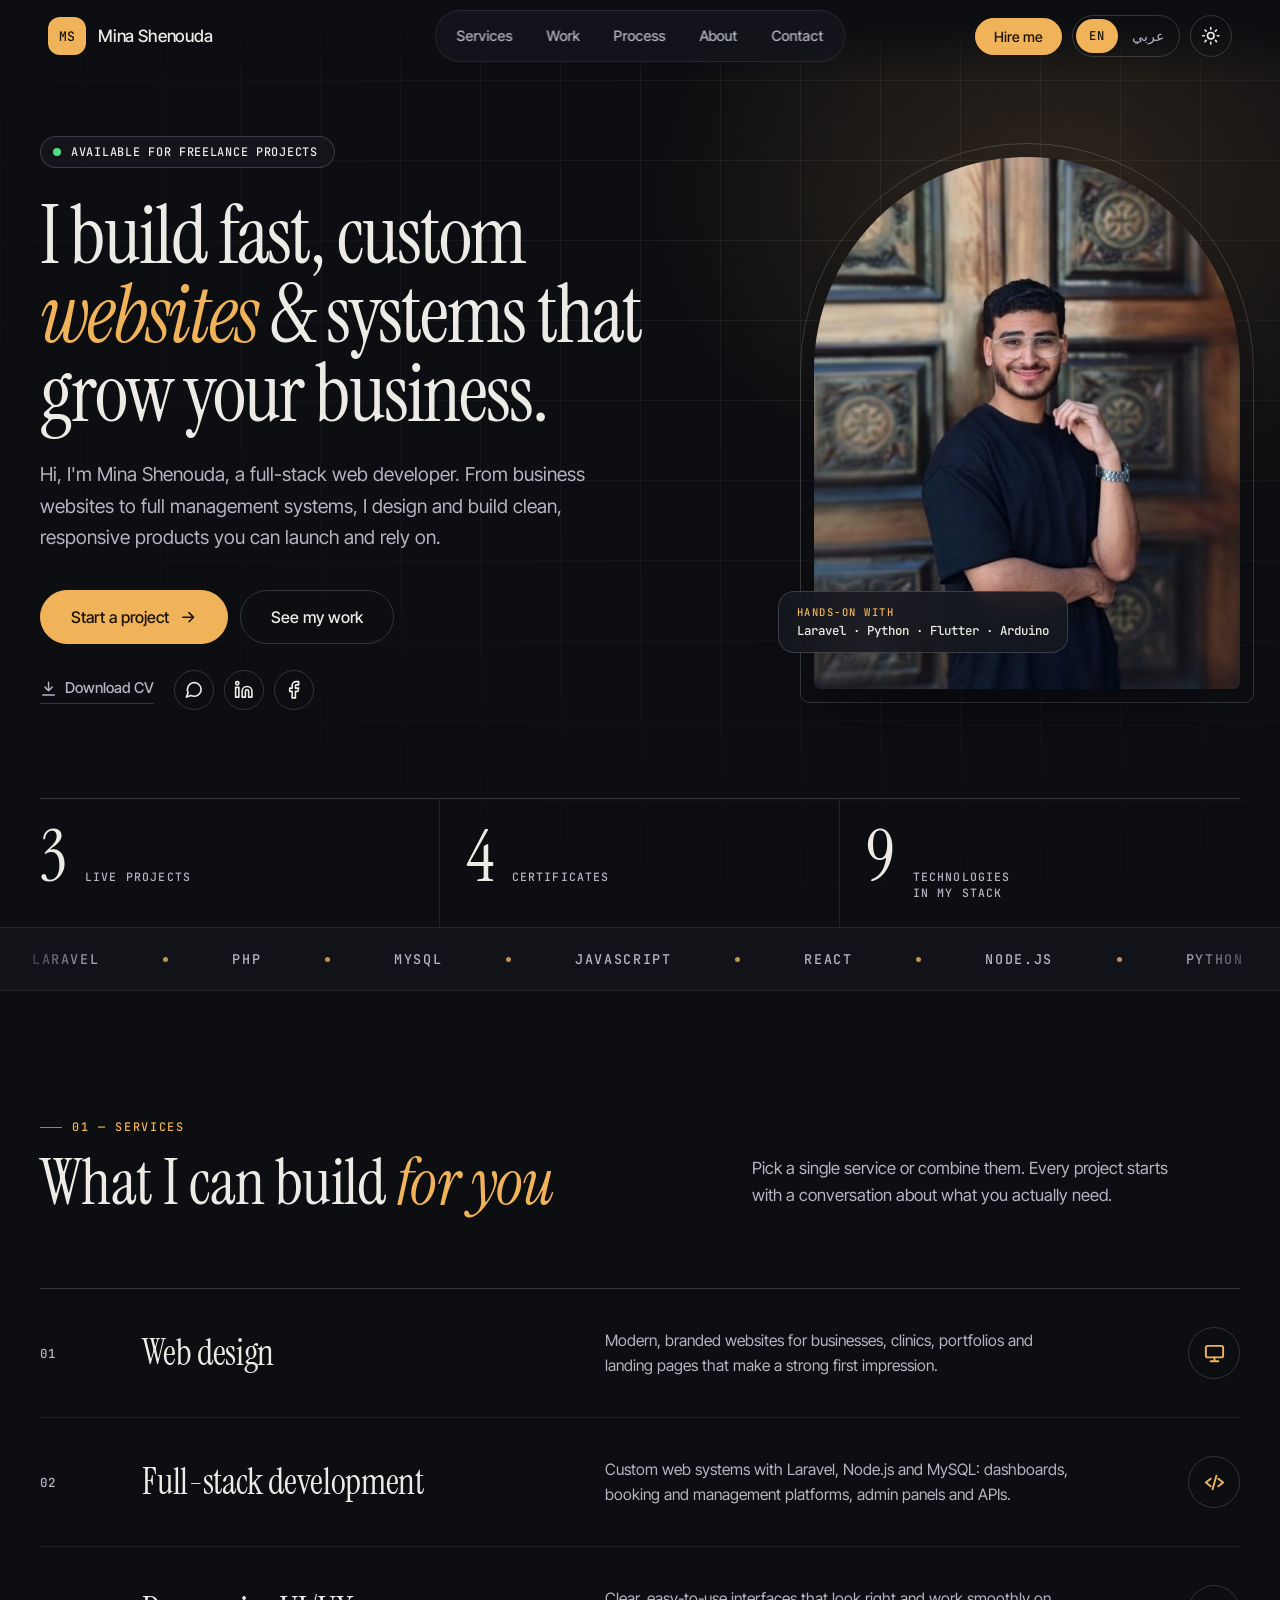
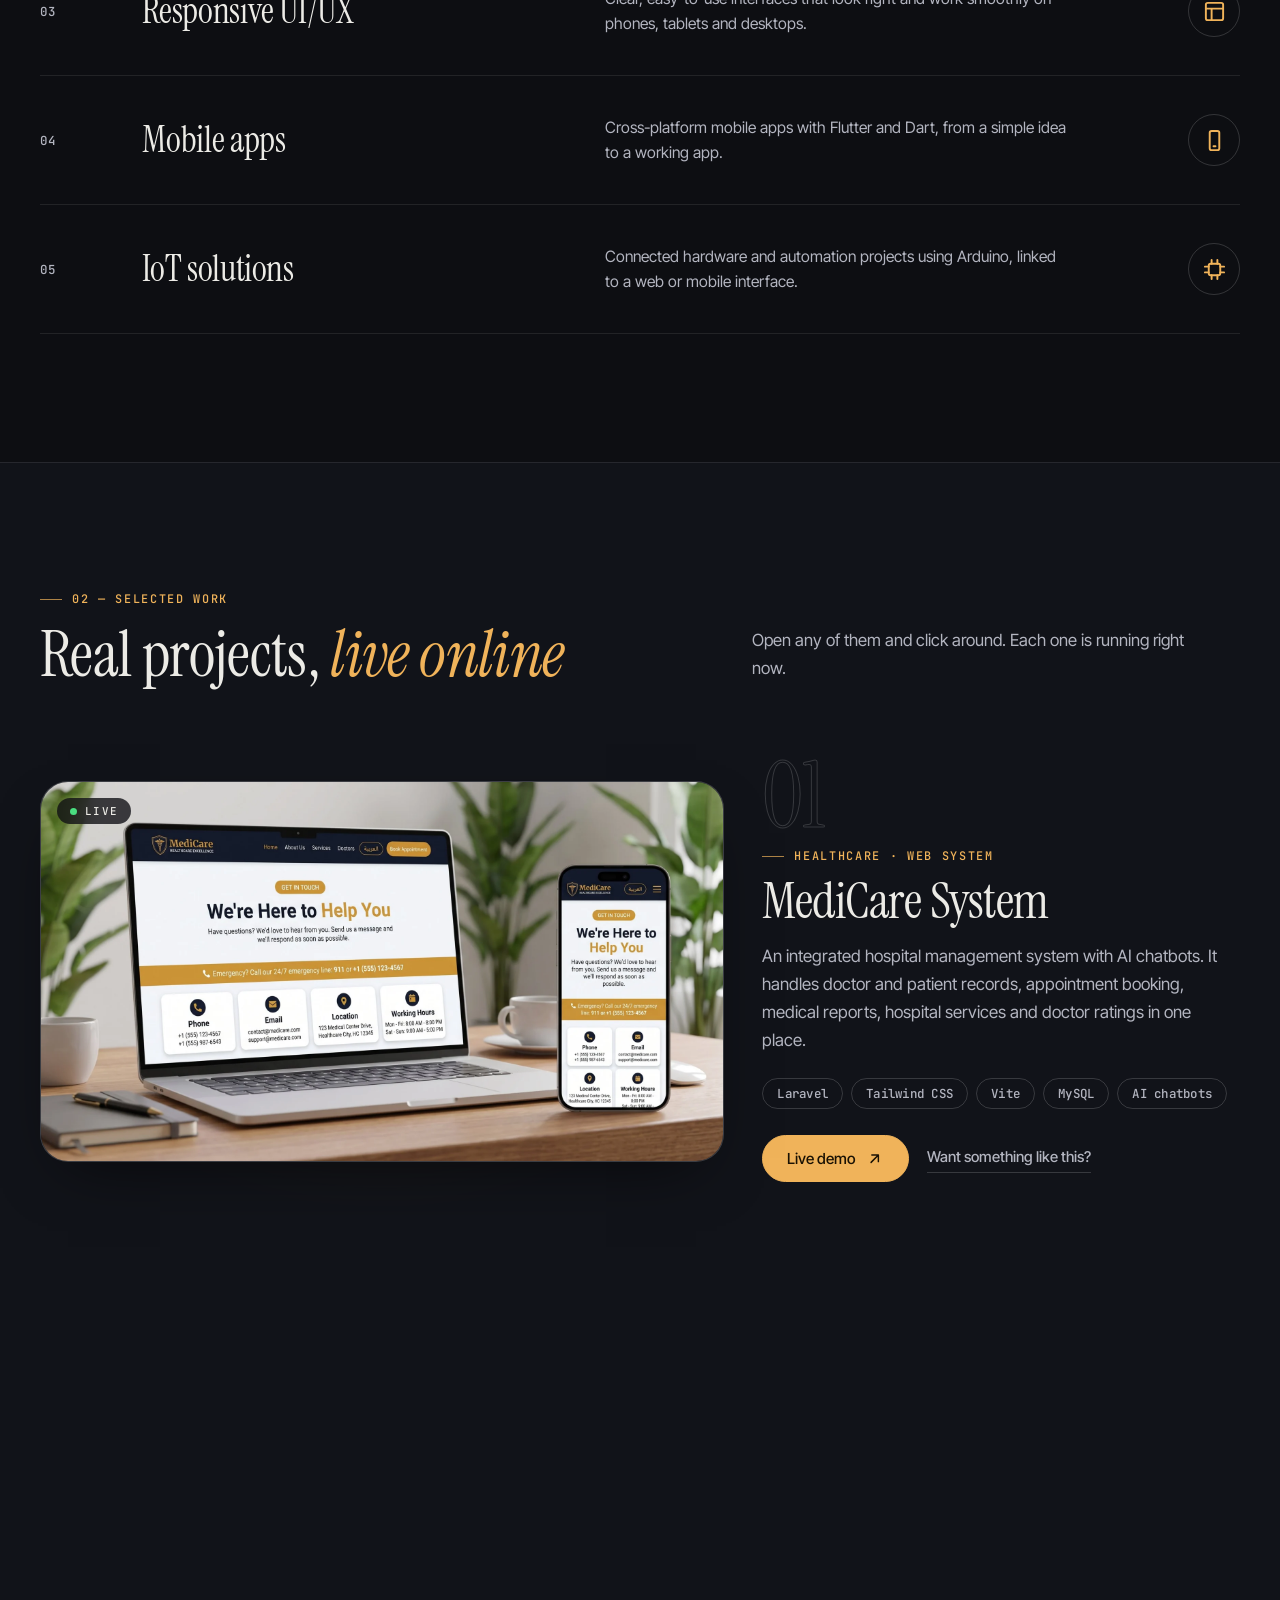
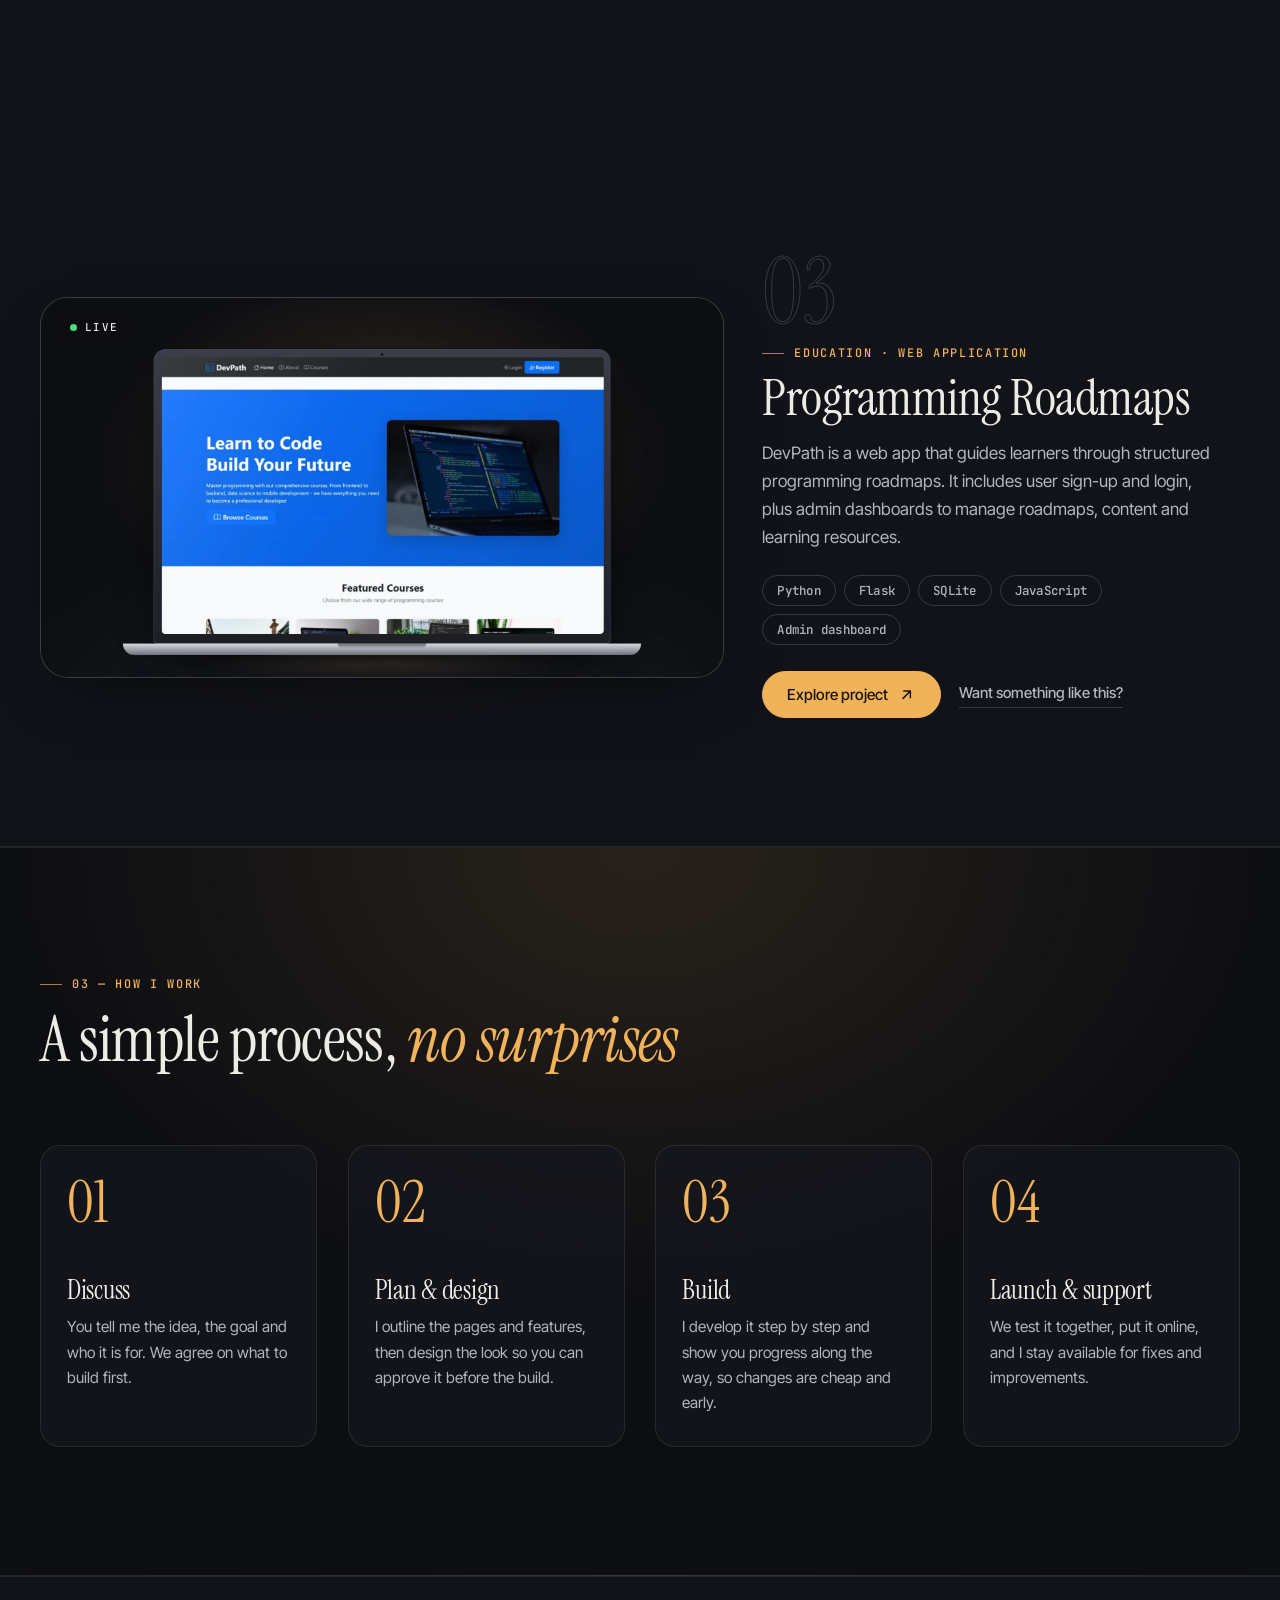
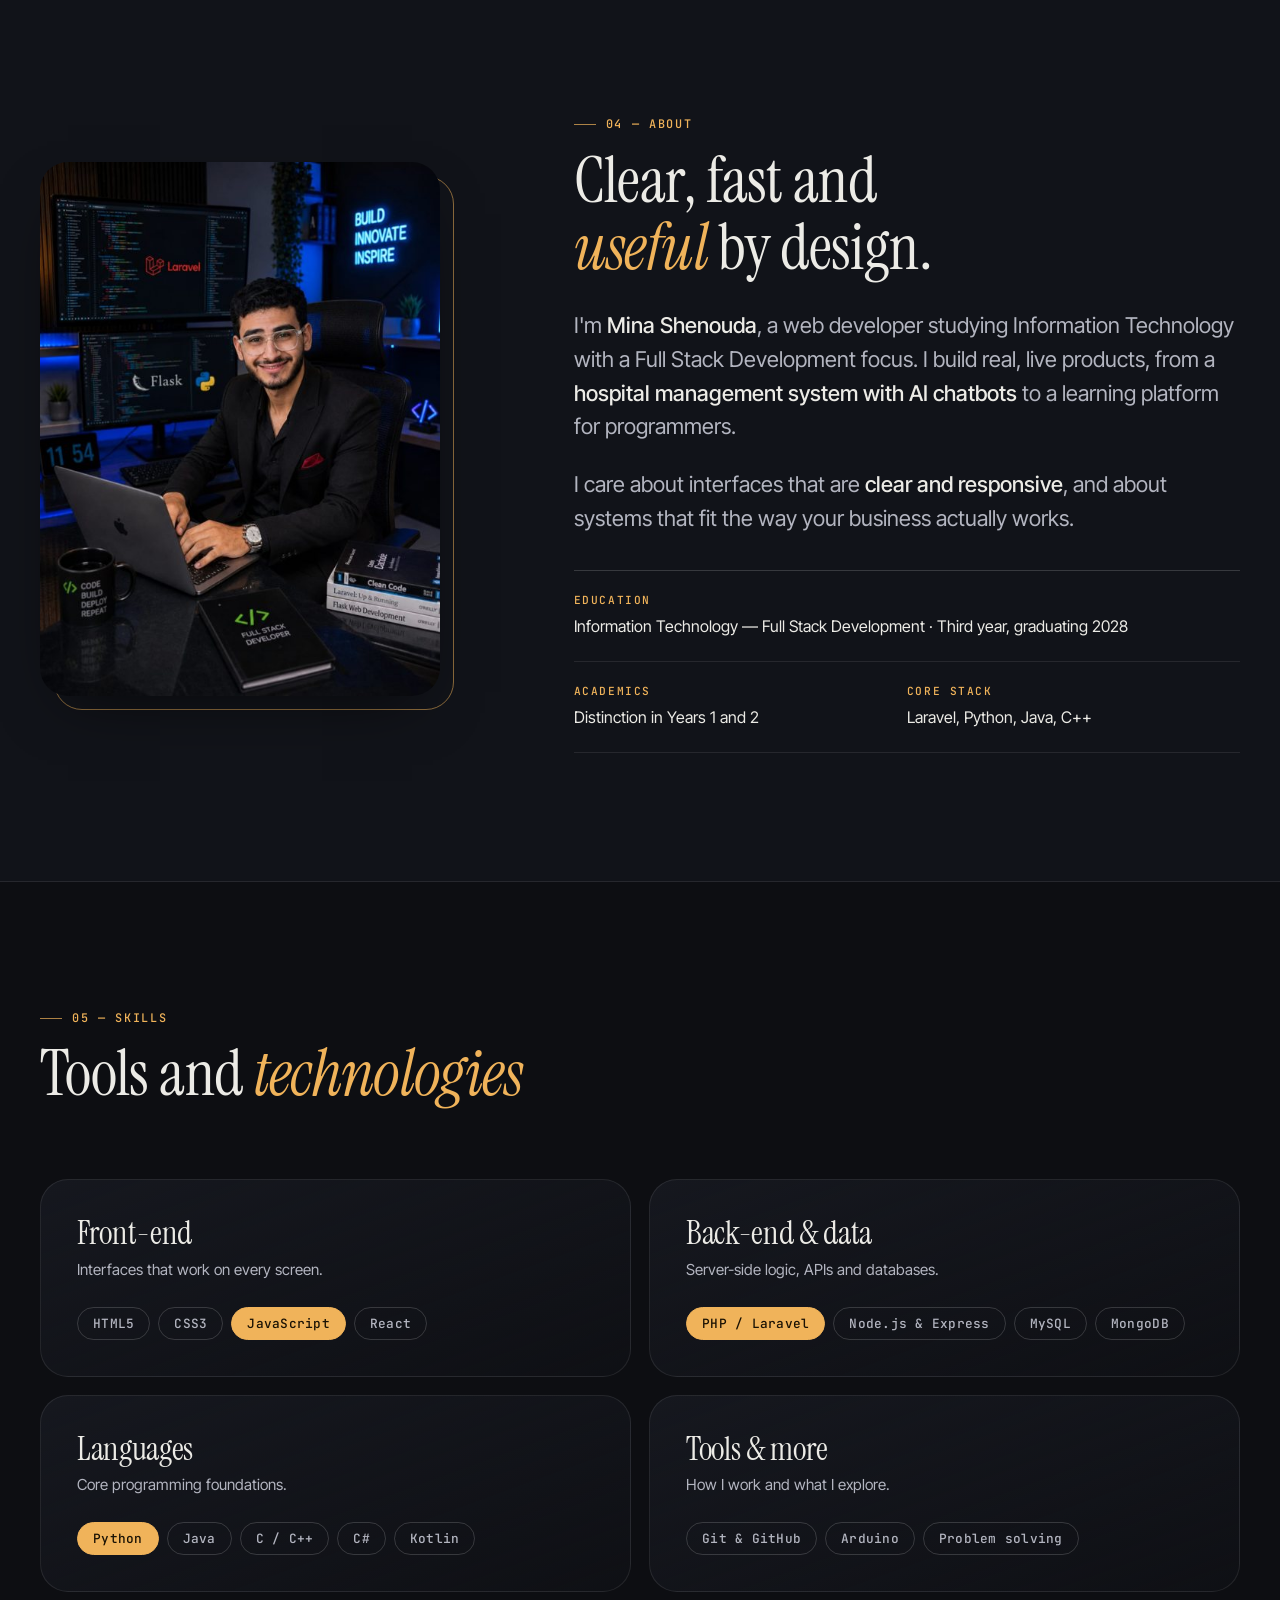
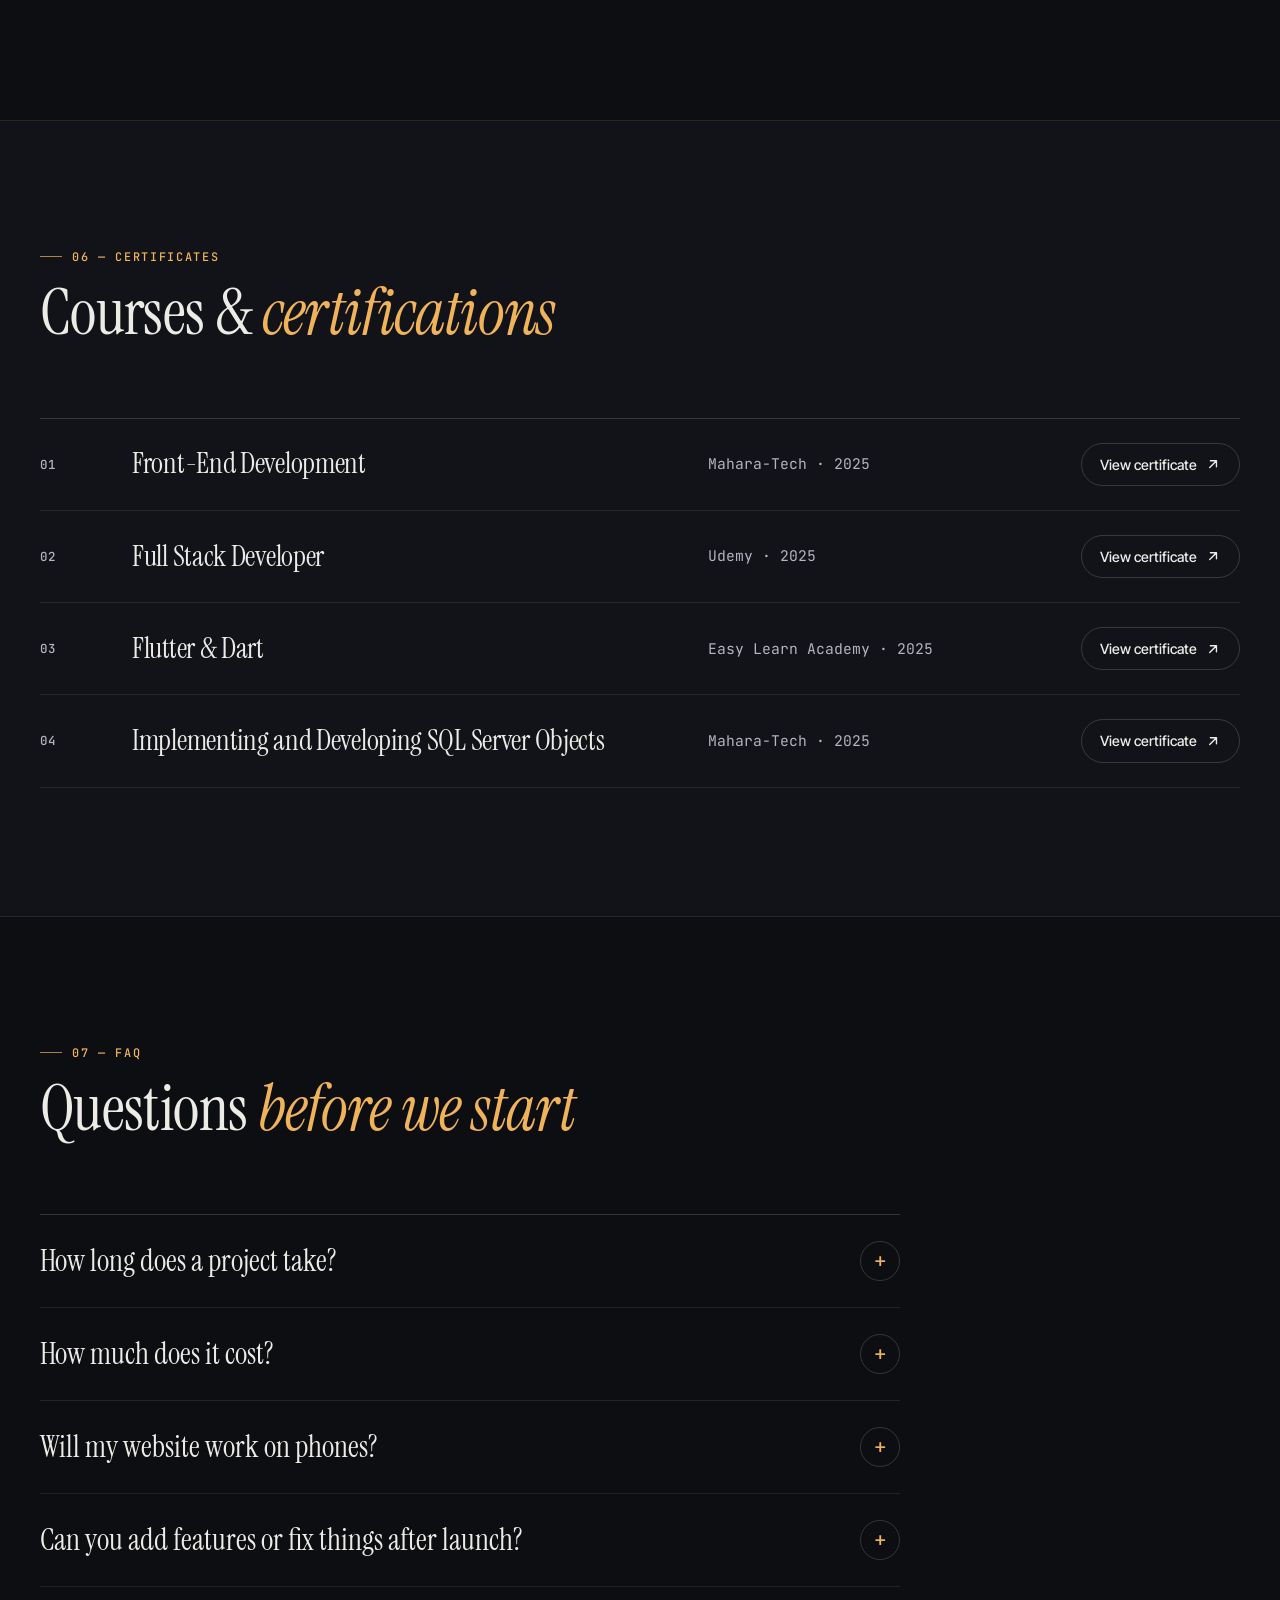
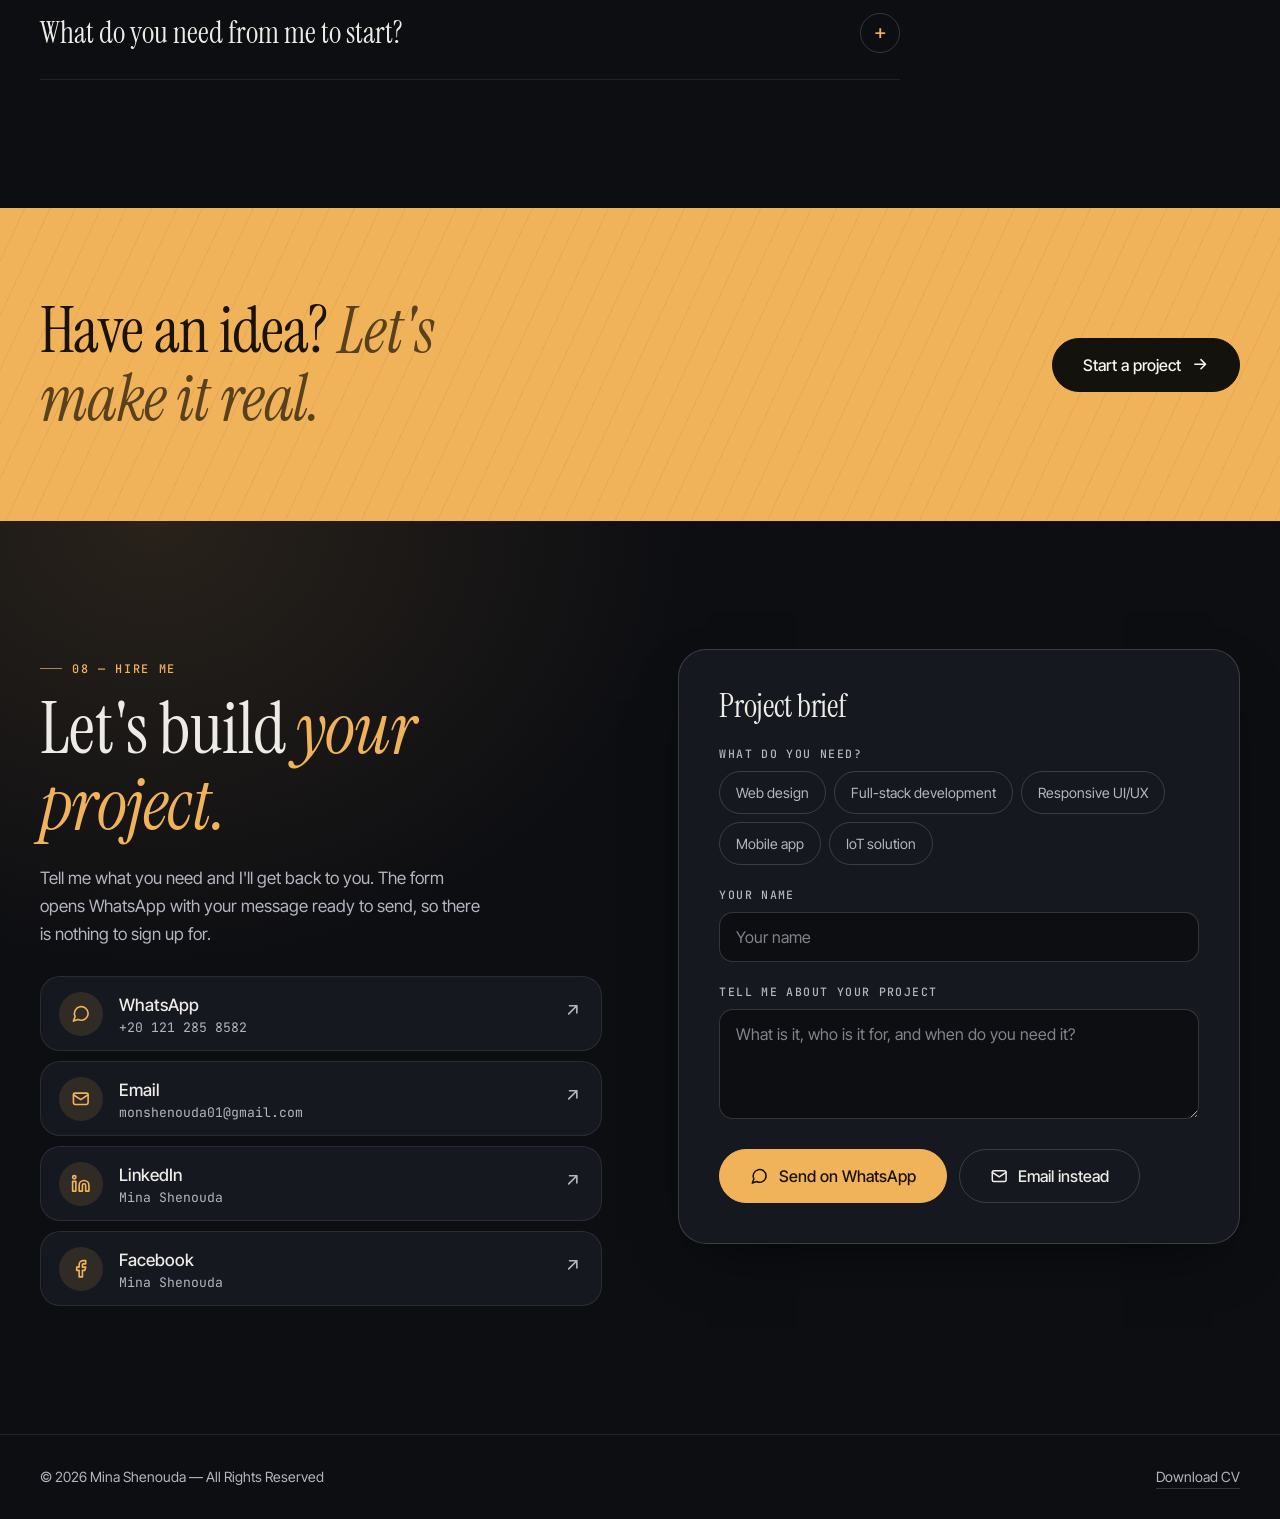
<file: index.html>
<!DOCTYPE html>

<html data-theme="dark" lang="en">
<head>
<meta charset="utf-8"/>
<meta content="width=device-width, initial-scale=1" name="viewport"/>
<title>Mina Shenouda | Freelance Full Stack Web Developer</title>
<meta content="Mina Shenouda - freelance full-stack web developer. Custom websites, web systems, mobile apps and IoT solutions built with Laravel, Python, Flutter and more. Available for new projects." name="description"/>
<meta content="#0d0e12" name="theme-color"/>
<meta content="website" property="og:type"/>
<meta content="Mina Shenouda | Freelance Full Stack Web Developer" property="og:title"/>
<meta content="Custom websites, web systems, mobile apps and IoT solutions. Available for freelance projects." property="og:description"/>
<meta content="profile-hero.jpg" property="og:image"/>
<meta content="Portrait of Mina Shenouda" property="og:image:alt"/>
<meta content="Mina Shenouda" property="og:site_name"/>
<meta content="profile-hero.jpg" name="twitter:image"/>
<meta content="summary_large_image" name="twitter:card"/>
<meta content="Mina Shenouda | Freelance Full Stack Web Developer" name="twitter:title"/>
<meta content="Custom websites, web systems, mobile apps and IoT solutions. Available for freelance projects." name="twitter:description"/>
<script type="application/ld+json">{"@context":"https://schema.org","@type":"Person","name":"Mina Shenouda","jobTitle":"Freelance Full Stack Web Developer","email":"mailto:monshenouda01@gmail.com","telephone":"+201212858582","sameAs":["https://www.linkedin.com/in/mina-shenouda-7b002b254","https://www.facebook.com/share/1EahEcfzfz/"],"knowsAbout":["Laravel","PHP","Python","Flask","JavaScript","React","Node.js","MySQL","Flutter","Arduino"]}</script>
<link href="data:image/svg+xml,%3Csvg%20xmlns%3D%27http%3A//www.w3.org/2000/svg%27%20viewBox%3D%270%200%2064%2064%27%3E%3Crect%20width%3D%2764%27%20height%3D%2764%27%20rx%3D%2716%27%20fill%3D%27%230d0e12%27/%3E%3Ctext%20x%3D%2732%27%20y%3D%2741%27%20font-size%3D%2724%27%20font-family%3D%27monospace%27%20font-weight%3D%27700%27%20text-anchor%3D%27middle%27%20fill%3D%27%23f0b35a%27%3EMS%3C/text%3E%3C/svg%3E" rel="icon"/>
<link href="https://fonts.googleapis.com" rel="preconnect"/>
<link crossorigin="" href="https://fonts.gstatic.com" rel="preconnect"/>
<link href="https://fonts.googleapis.com/css2?family=Instrument+Serif:ital@0;1&amp;family=Inter+Tight:wght@400;500;600&amp;family=JetBrains+Mono:wght@400;500&amp;display=swap" rel="stylesheet"/>
<link href="style.css" rel="stylesheet"/>
<script>try{document.documentElement.dataset.theme=localStorage.getItem("theme")||"dark"}catch(e){}</script><script>try{var l=localStorage.getItem("lang");if(l!=="ar"&&l!=="en")l=/^ar/i.test(navigator.language||"")?"ar":"en";var r=document.documentElement;r.lang=l;r.dir=l==="ar"?"rtl":"ltr";window.__arFonts=function(){if(document.getElementById("ar-fonts"))return;var k=document.createElement("link");k.id="ar-fonts";k.rel="stylesheet";k.href="https://fonts.googleapis.com/css2?family=Cairo:wght@500;600;700&family=IBM+Plex+Sans+Arabic:wght@400;500;600&display=swap";document.head.appendChild(k)};if(l==="ar")window.__arFonts()}catch(e){}</script>
<noscript><style>.reveal{opacity:1;transform:none}</style></noscript>
</head>
<body>
<svg aria-hidden="true" height="0" style="position:absolute" width="0"><defs>
<symbol id="i-sun" viewBox="0 0 24 24"><circle cx="12" cy="12" r="4"></circle><path d="M12 2v2M12 20v2M4.9 4.9l1.4 1.4M17.7 17.7l1.4 1.4M2 12h2M20 12h2M4.9 19.1l1.4-1.4M17.7 6.3l1.4-1.4"></path></symbol>
<symbol id="i-moon" viewBox="0 0 24 24"><path d="M21 12.8A9 9 0 1 1 11.2 3a7 7 0 0 0 9.8 9.8z"></path></symbol>
<symbol id="i-arrow-ur" viewBox="0 0 24 24"><path d="M7 17 17 7M8 7h9v9"></path></symbol>
<symbol id="i-arrow-r" viewBox="0 0 24 24"><path d="M5 12h14M13 6l6 6-6 6"></path></symbol>
<symbol id="i-up" viewBox="0 0 24 24"><path d="M12 19V5M5 12l7-7 7 7"></path></symbol>
<symbol id="i-mail" viewBox="0 0 24 24"><rect height="14" rx="2" width="18" x="3" y="5"></rect><path d="m3 7 9 6 9-6"></path></symbol>
<symbol id="i-dl" viewBox="0 0 24 24"><path d="M12 3v12M7 10l5 5 5-5M4 21h16"></path></symbol>
<symbol id="i-in" viewBox="0 0 24 24"><path d="M16 8a6 6 0 0 1 6 6v7h-4v-7a2 2 0 0 0-4 0v7h-4v-7a6 6 0 0 1 6-6zM2 9h4v12H2z"></path><circle cx="4" cy="4" r="2"></circle></symbol>
<symbol id="i-fb" viewBox="0 0 24 24"><path d="M18 2h-3a5 5 0 0 0-5 5v3H7v4h3v8h4v-8h3l1-4h-4V7a1 1 0 0 1 1-1h3z"></path></symbol>
<symbol id="i-wa" viewBox="0 0 24 24"><path d="M21 11.5a8.4 8.4 0 0 1-12.4 7.4L3 21l2.1-5.6A8.4 8.4 0 1 1 21 11.5z"></path></symbol>
<symbol id="i-monitor" viewBox="0 0 24 24"><rect height="12" rx="2" width="18" x="3" y="4"></rect><path d="M8 20h8M12 16v4"></path></symbol>
<symbol id="i-code" viewBox="0 0 24 24"><path d="m8 8-5 4 5 4M16 8l5 4-5 4M14 5l-4 14"></path></symbol>
<symbol id="i-layout" viewBox="0 0 24 24"><rect height="18" rx="2" width="18" x="3" y="3"></rect><path d="M3 9h18M9 21V9"></path></symbol>
<symbol id="i-phone" viewBox="0 0 24 24"><rect height="20" rx="2" width="10" x="7" y="2"></rect><path d="M11 18h2"></path></symbol>
<symbol id="i-chip" viewBox="0 0 24 24"><rect height="12" rx="2" width="12" x="6" y="6"></rect><path d="M9 2v4M15 2v4M9 18v4M15 18v4M2 9h4M2 15h4M18 9h4M18 15h4"></path></symbol>
<symbol id="i-check" viewBox="0 0 24 24"><path d="m5 12 5 5 9-10"></path></symbol>
</defs></svg>
<div id="progress"></div>
<a class="skip" data-i18n="k001" href="#main">Skip to content</a>
<header class="site-header">
<a aria-label="Mina Shenouda - back to top" class="logo" data-i18n-attr="aria-label:k194" href="#home"><span class="mark" data-i18n="k002">MS</span><span class="logo-name" data-i18n="k003">Mina Shenouda</span></a>
<nav aria-label="Main" class="desk-nav" data-i18n-attr="aria-label:k195"><a data-i18n="k004" href="#services">Services</a><a data-i18n="k005" href="#projects">Work</a><a data-i18n="k006" href="#process">Process</a><a data-i18n="k007" href="#about">About</a><a data-i18n="k008" href="#contact">Contact</a></nav>
<div class="hdr-actions">
<a class="btn btn-sm hire" data-i18n="k009" href="#contact">Hire me</a>
<div class="lang-switch" role="group" aria-label="Language"><button type="button" data-lang="en" lang="en" aria-pressed="true">EN</button><button type="button" data-lang="ar" lang="ar" aria-pressed="false">عربي</button></div><button aria-label="Toggle light/dark theme" class="theme-btn" data-i18n-attr="aria-label:k196" type="button"><svg aria-hidden="true" class="ic i-sun"><use href="#i-sun"></use></svg><svg aria-hidden="true" class="ic i-moon"><use href="#i-moon"></use></svg></button>
<button aria-controls="drawer" aria-expanded="false" aria-label="Menu" class="menu-btn" data-i18n-attr="aria-label:k197" type="button"><span></span><span></span><span></span></button>
</div>
</header>
<nav aria-label="Mobile" class="drawer" data-i18n-attr="aria-label:k198" id="drawer"><a data-i18n="k010" href="#home">Home</a><a data-i18n="k011" href="#services">Services</a><a data-i18n="k012" href="#projects">Work</a><a data-i18n="k013" href="#process">Process</a><a data-i18n="k014" href="#about">About</a><a data-i18n="k015" href="#contact">Contact</a></nav>
<div class="scrim"></div>
<main id="main">
<!-- ============ HERO ============ -->
<section class="hero" id="home">
<div class="wrap hero-grid">
<div class="hero-copy reveal">
<span class="avail"><i></i><span data-i18n="k016">Available for freelance projects</span></span>
<h1 data-i18n="k017">I build fast, custom <em>websites</em> &amp; systems that grow your business.</h1>
<p class="lead" data-i18n="k018">Hi, I'm Mina Shenouda, a full-stack web developer. From business websites to full management systems, I design and build clean, responsive products you can launch and rely on.</p>
<div class="row cta">
<a class="btn btn-lg" href="#contact"><span data-i18n="k019">Start a project</span> <svg aria-hidden="true" class="ic flip"><use href="#i-arrow-r"></use></svg></a>
<a class="btn btn-ghost btn-lg" data-i18n="k020" href="#projects">See my work</a>
</div>
<div class="row sub">
<a class="textlink" download="" href="Mina_Shenouda_CV.pdf"><svg aria-hidden="true" class="ic"><use href="#i-dl"></use></svg> <span data-i18n="k021">Download CV</span></a>
<div class="soc"><a aria-label="WhatsApp" data-i18n-attr="aria-label:k199" href="https://wa.me/201212858582" rel="noopener" target="_blank"><svg aria-hidden="true" class="ic"><use href="#i-wa"></use></svg></a><a aria-label="LinkedIn" data-i18n-attr="aria-label:k200" href="https://www.linkedin.com/in/mina-shenouda-7b002b254" rel="noopener" target="_blank"><svg aria-hidden="true" class="ic"><use href="#i-in"></use></svg></a><a aria-label="Facebook" data-i18n-attr="aria-label:k201" href="https://www.facebook.com/share/1EahEcfzfz/" rel="noopener" target="_blank"><svg aria-hidden="true" class="ic"><use href="#i-fb"></use></svg></a></div>
</div>
</div>
<div class="portrait reveal"><img alt="Portrait of Mina Shenouda" data-i18n-attr="alt:k202" height="700" src="profile-hero.jpg" width="700"/><div class="stack-card"><small data-i18n="k028">Hands-on with</small><span data-i18n="k029">Laravel · Python · Flutter · Arduino</span></div></div>
</div>
<div class="wrap"><div class="stats"><div><b data-i18n="k022">3</b><span data-i18n="k023">Live projects</span></div><div><b data-i18n="k024">4</b><span data-i18n="k025">Certificates</span></div><div><b data-i18n="k026">9</b><span data-i18n="k027">Technologies in my stack</span></div></div></div>
</section>
<div aria-label="Technologies" class="strip" data-i18n-attr="aria-label:k203"><div class="marquee"><div class="track"><span data-i18n="k030">Laravel</span><span data-i18n="k031">PHP</span><span data-i18n="k032">MySQL</span><span data-i18n="k033">JavaScript</span><span data-i18n="k034">React</span><span data-i18n="k035">Node.js</span><span data-i18n="k036">Python</span><span data-i18n="k037">Flutter</span><span data-i18n="k038">Arduino</span></div></div></div>
<!-- ============ SERVICES ============ -->
<section class="section" id="services">
<div class="wrap">
<div class="sec-head reveal"><span class="kicker" data-i18n="k039">01 — Services</span><h2 data-i18n="k040">What I can build <em>for you</em></h2><p class="sec-sub" data-i18n="k041">Pick a single service or combine them. Every project starts with a conversation about what you actually need.</p></div>
<div class="services" data-stagger="">
<article class="svc reveal"><span class="svc-ic"><svg aria-hidden="true" class="ic"><use href="#i-monitor"></use></svg></span><h3 data-i18n="k042">Web design</h3><p data-i18n="k043">Modern, branded websites for businesses, clinics, portfolios and landing pages that make a strong first impression.</p></article>
<article class="svc reveal"><span class="svc-ic"><svg aria-hidden="true" class="ic"><use href="#i-code"></use></svg></span><h3 data-i18n="k044">Full-stack development</h3><p data-i18n="k045">Custom web systems with Laravel, Node.js and MySQL: dashboards, booking and management platforms, admin panels and APIs.</p></article>
<article class="svc reveal"><span class="svc-ic"><svg aria-hidden="true" class="ic"><use href="#i-layout"></use></svg></span><h3 data-i18n="k046">Responsive UI/UX</h3><p data-i18n="k047">Clear, easy-to-use interfaces that look right and work smoothly on phones, tablets and desktops.</p></article>
<article class="svc reveal"><span class="svc-ic"><svg aria-hidden="true" class="ic"><use href="#i-phone"></use></svg></span><h3 data-i18n="k048">Mobile apps</h3><p data-i18n="k049">Cross-platform mobile apps with Flutter and Dart, from a simple idea to a working app.</p></article>
<article class="svc reveal"><span class="svc-ic"><svg aria-hidden="true" class="ic"><use href="#i-chip"></use></svg></span><h3 data-i18n="k050">IoT solutions</h3><p data-i18n="k051">Connected hardware and automation projects using Arduino, linked to a web or mobile interface.</p></article>
</div>
</div>
</section>
<!-- ============ PROJECTS ============ -->
<section class="section alt" id="projects">
<div class="wrap">
<div class="sec-head reveal"><span class="kicker" data-i18n="k052">02 — Selected work</span><h2 data-i18n="k053">Real projects, <em>live online</em></h2><p class="sec-sub" data-i18n="k054">Open any of them and click around. Each one is running right now.</p></div>
<article class="project">
<div class="devices reveal"><a aria-label="Open MediCare System" class="shot" data-i18n-attr="aria-label:k204" href="http://hospital-mina.infinityfreeapp.com/" rel="noopener" target="_blank"><span class="live-badge"><i></i><span data-i18n="k215">Live</span></span><img alt="MediCare System shown on a laptop and a phone" data-i18n-attr="alt:k205" height="1110" loading="lazy" src="project-medicare.webp" width="2000"/></a></div>
<div class="p-info reveal"><span class="pnum" data-i18n="k055">01</span><span class="kicker" data-i18n="k056">Healthcare · Web system</span><h3 data-i18n="k057">MediCare System</h3><p data-i18n="k058">An integrated hospital management system with AI chatbots. It handles doctor and patient records, appointment booking, medical reports, hospital services and doctor ratings in one place.</p>
<ul class="tags"><li data-i18n="k059">Laravel</li><li data-i18n="k060">Tailwind CSS</li><li data-i18n="k061">Vite</li><li data-i18n="k062">MySQL</li><li data-i18n="k063">AI chatbots</li></ul>
<div class="row"><a class="btn" href="http://hospital-mina.infinityfreeapp.com/" rel="noopener" target="_blank"><span data-i18n="k064">Live demo</span> <svg aria-hidden="true" class="ic flip"><use href="#i-arrow-ur"></use></svg></a><a class="textlink ask" data-i18n="k065" data-project="MediCare System" href="#contact">Want something like this?</a></div></div>
</article>
<article class="project">
<div class="devices reveal"><a aria-label="Open Qasr El-Salam" class="shot" data-i18n-attr="aria-label:k206" href="https://qasr-el-salam.runasp.net/" rel="noopener" target="_blank"><span class="live-badge"><i></i><span data-i18n="k215">Live</span></span><img alt="Qasr El-Salam restaurant website shown on a laptop and a phone" data-i18n-attr="alt:k207" height="1110" loading="lazy" src="project-qasr-el-salam.webp" width="2000"/></a></div>
<div class="p-info reveal"><span class="pnum" data-i18n="k066">02</span><span class="kicker" data-i18n="k067">Restaurant · Responsive website</span><h3 data-i18n="k068">Qasr El-Salam</h3><p data-i18n="k069">A restaurant website that shows the menu and signature dishes, tells the restaurant's story, and gives visitors a clear, appetizing first impression on any screen.</p>
<ul class="tags"><li data-i18n="k070">HTML5</li><li data-i18n="k071">CSS3</li><li data-i18n="k072">Bootstrap</li><li data-i18n="k073">JavaScript</li><li data-i18n="k074">UI/UX design</li></ul>
<div class="row"><a class="btn" href="https://qasr-el-salam.runasp.net/" rel="noopener" target="_blank"><span data-i18n="k075">Live demo</span> <svg aria-hidden="true" class="ic flip"><use href="#i-arrow-ur"></use></svg></a><a class="textlink ask" data-i18n="k076" data-project="Qasr El-Salam" href="#contact">Want something like this?</a></div></div>
</article>
<article class="project">
<div class="devices reveal"><a aria-label="Open Programming Roadmaps" class="shot" data-i18n-attr="aria-label:k208" href="https://mon22.pythonanywhere.com" rel="noopener" target="_blank"><span class="live-badge"><i></i><span data-i18n="k215">Live</span></span><img alt="Programming Roadmaps (DevPath) website shown on a laptop" data-i18n-attr="alt:k209" height="1110" loading="lazy" src="project-roadmaps.webp" width="2000"/></a></div>
<div class="p-info reveal"><span class="pnum" data-i18n="k077">03</span><span class="kicker" data-i18n="k078">Education · Web application</span><h3 data-i18n="k079">Programming Roadmaps</h3><p data-i18n="k080">DevPath is a web app that guides learners through structured programming roadmaps. It includes user sign-up and login, plus admin dashboards to manage roadmaps, content and learning resources.</p>
<ul class="tags"><li data-i18n="k081">Python</li><li data-i18n="k082">Flask</li><li data-i18n="k083">SQLite</li><li data-i18n="k084">JavaScript</li><li data-i18n="k085">Admin dashboard</li></ul>
<div class="row"><a class="btn" href="https://mon22.pythonanywhere.com" rel="noopener" target="_blank"><span data-i18n="k086">Explore project</span> <svg aria-hidden="true" class="ic flip"><use href="#i-arrow-ur"></use></svg></a><a class="textlink ask" data-i18n="k087" data-project="Programming Roadmaps" href="#contact">Want something like this?</a></div></div>
</article>
</div>
</section>
<!-- ============ PROCESS ============ -->
<section class="section process-sec" id="process">
<div class="wrap">
<div class="sec-head reveal"><span class="kicker" data-i18n="k088">03 — How I work</span><h2 data-i18n="k089">A simple process, <em>no surprises</em></h2></div>
<ol class="steps" data-stagger="">
<li class="step reveal"><span class="num" data-i18n="k090">01</span><h3 data-i18n="k091">Discuss</h3><p data-i18n="k092">You tell me the idea, the goal and who it is for. We agree on what to build first.</p></li>
<li class="step reveal"><span class="num" data-i18n="k093">02</span><h3 data-i18n="k094">Plan &amp; design</h3><p data-i18n="k095">I outline the pages and features, then design the look so you can approve it before the build.</p></li>
<li class="step reveal"><span class="num" data-i18n="k096">03</span><h3 data-i18n="k097">Build</h3><p data-i18n="k098">I develop it step by step and show you progress along the way, so changes are cheap and early.</p></li>
<li class="step reveal"><span class="num" data-i18n="k099">04</span><h3 data-i18n="k100">Launch &amp; support</h3><p data-i18n="k101">We test it together, put it online, and I stay available for fixes and improvements.</p></li>
</ol>
</div>
</section>
<!-- ============ ABOUT ============ -->
<section class="section alt" id="about">
<div class="wrap about">
<figure class="about-fig reveal"><img alt="Mina Shenouda working at his desk" data-i18n-attr="alt:k210" height="700" loading="lazy" src="profile-about.jpg" width="525"/></figure>
<div class="reveal"><div class="sec-head"><span class="kicker" data-i18n="k102">04 — About</span><h2 data-i18n="k103">Clear, fast and <em>useful</em> by design.</h2></div>
<p data-i18n="k104">I'm <strong>Mina Shenouda</strong>, a web developer studying Information Technology with a Full Stack Development focus. I build real, live products, from a <strong>hospital management system with AI chatbots</strong> to a learning platform for programmers.</p>
<p data-i18n="k105">I care about interfaces that are <strong>clear and responsive</strong>, and about systems that fit the way your business actually works.</p>
<div class="facts">
<div class="fact wide"><small data-i18n="k106">Education</small><span data-i18n="k107">Information Technology — Full Stack Development · Third year, graduating 2028</span></div>
<div class="fact"><small data-i18n="k108">Academics</small><span data-i18n="k109">Distinction in Years 1 and 2</span></div>
<div class="fact"><small data-i18n="k110">Core stack</small><span data-i18n="k111">Laravel, Python, Java, C++</span></div>
</div>
</div>
</div>
</section>
<!-- ============ SKILLS ============ -->
<section class="section" id="skills">
<div class="wrap">
<div class="sec-head reveal"><span class="kicker" data-i18n="k112">05 — Skills</span><h2 data-i18n="k113">Tools and <em>technologies</em></h2></div>
<div class="skills" data-stagger=""><div class="group reveal"><h3 data-i18n="k114">Front-end</h3><p data-i18n="k115">Interfaces that work on every screen.</p><ul class="tags"><li data-i18n="k116">HTML5</li><li data-i18n="k117">CSS3</li><li class="core" data-i18n="k118">JavaScript</li><li data-i18n="k119">React</li></ul></div><div class="group reveal"><h3 data-i18n="k120">Back-end &amp; data</h3><p data-i18n="k121">Server-side logic, APIs and databases.</p><ul class="tags"><li class="core" data-i18n="k122">PHP / Laravel</li><li data-i18n="k123">Node.js &amp; Express</li><li data-i18n="k124">MySQL</li><li data-i18n="k125">MongoDB</li></ul></div><div class="group reveal"><h3 data-i18n="k126">Languages</h3><p data-i18n="k127">Core programming foundations.</p><ul class="tags"><li class="core" data-i18n="k128">Python</li><li data-i18n="k129">Java</li><li data-i18n="k130">C / C++</li><li data-i18n="k131">C#</li><li data-i18n="k132">Kotlin</li></ul></div><div class="group reveal"><h3 data-i18n="k133">Tools &amp; more</h3><p data-i18n="k134">How I work and what I explore.</p><ul class="tags"><li data-i18n="k135">Git &amp; GitHub</li><li data-i18n="k136">Arduino</li><li data-i18n="k137">Problem solving</li></ul></div></div>
</div>
</section>
<!-- ============ CERTIFICATES ============ -->
<section class="section alt" id="certificates">
<div class="wrap">
<div class="sec-head reveal"><span class="kicker" data-i18n="k138">06 — Certificates</span><h2 data-i18n="k139">Courses &amp; <em>certifications</em></h2></div>
<div class="certs" data-stagger=""><div class="cert reveal"><span class="n" data-i18n="k140">01</span><h3 data-i18n="k141">Front-End Development</h3><p data-i18n="k142">Mahara-Tech · 2025</p><a href="certificate-frontend-mahara-tech.pdf" rel="noopener" target="_blank"><span data-i18n="k143">View certificate</span> <svg aria-hidden="true" class="ic flip"><use href="#i-arrow-ur"></use></svg></a></div><div class="cert reveal"><span class="n" data-i18n="k144">02</span><h3 data-i18n="k145">Full Stack Developer</h3><p data-i18n="k146">Udemy · 2025</p><a href="certificate-fullstack-udemy.pdf" rel="noopener" target="_blank"><span data-i18n="k147">View certificate</span> <svg aria-hidden="true" class="ic flip"><use href="#i-arrow-ur"></use></svg></a></div><div class="cert reveal"><span class="n" data-i18n="k148">03</span><h3 data-i18n="k149">Flutter &amp; Dart</h3><p data-i18n="k150">Easy Learn Academy · 2025</p><a href="certificate-flutter-dart.pdf" rel="noopener" target="_blank"><span data-i18n="k151">View certificate</span> <svg aria-hidden="true" class="ic flip"><use href="#i-arrow-ur"></use></svg></a></div><div class="cert reveal"><span class="n" data-i18n="k152">04</span><h3 data-i18n="k153">Implementing and Developing SQL Server Objects</h3><p data-i18n="k154">Mahara-Tech · 2025</p><a href="certificate-sql-server-mahara-tech.pdf" rel="noopener" target="_blank"><span data-i18n="k155">View certificate</span> <svg aria-hidden="true" class="ic flip"><use href="#i-arrow-ur"></use></svg></a></div></div>
</div>
</section>
<!-- ============ FAQ ============ -->
<section class="section" id="faq">
<div class="wrap">
<div class="sec-head reveal"><span class="kicker" data-i18n="k156">07 — FAQ</span><h2 data-i18n="k157">Questions <em>before we start</em></h2></div>
<div class="faq reveal">
<details><summary data-i18n="k158">How long does a project take?</summary><p data-i18n="k159">A simple business or portfolio website usually takes one to two weeks. A full management system takes longer. After we talk, I give you a clear timeline before any work begins.</p></details>
<details><summary data-i18n="k160">How much does it cost?</summary><p data-i18n="k161">It depends on the pages, features and design you need. Send me a short brief and I will reply with a fair quote, so there are no surprises later.</p></details>
<details><summary data-i18n="k162">Will my website work on phones?</summary><p data-i18n="k163">Yes. Every project is built responsive and tested on phones, tablets and desktops.</p></details>
<details><summary data-i18n="k164">Can you add features or fix things after launch?</summary><p data-i18n="k165">Yes. I stay available after launch for fixes, updates and new features.</p></details>
<details><summary data-i18n="k166">What do you need from me to start?</summary><p data-i18n="k167">Your idea, who it is for, and any content or branding you already have (logo, text, photos). If you have none of these yet, we can work it out together.</p></details>
</div>
</div>
</section>
<!-- ============ CTA BAND ============ -->
<section aria-label="Call to action" class="band" data-i18n-attr="aria-label:k211"><div class="wrap band-in reveal"><h2 data-i18n="k168">Have an idea? <em>Let's make it real.</em></h2><a class="btn btn-dark btn-lg" href="#contact"><span data-i18n="k169">Start a project</span> <svg aria-hidden="true" class="ic flip"><use href="#i-arrow-r"></use></svg></a></div></section>
<!-- ============ CONTACT ============ -->
<section class="section contact-sec" id="contact">
<div class="wrap contact">
<div class="reveal c-copy"><span class="kicker" data-i18n="k170">08 — Hire me</span><h2 data-i18n="k171">Let's build <em>your project.</em></h2>
<p data-i18n="k172">Tell me what you need and I'll get back to you. The form opens WhatsApp with your message ready to send, so there is nothing to sign up for.</p>
<ul class="links">
<li><a href="https://wa.me/201212858582" rel="noopener" target="_blank"><span class="ic-box"><svg aria-hidden="true" class="ic"><use href="#i-wa"></use></svg></span><span><b data-i18n="k173">WhatsApp</b><small data-i18n="k174" dir="ltr">+20 121 285 8582</small></span><span class="go"><svg aria-hidden="true" class="ic flip"><use href="#i-arrow-ur"></use></svg></span></a></li>
<li><a href="mailto:monshenouda01@gmail.com"><span class="ic-box"><svg aria-hidden="true" class="ic"><use href="#i-mail"></use></svg></span><span><b data-i18n="k175">Email</b><small data-i18n="k176" dir="ltr">monshenouda01@gmail.com</small></span><span class="go"><svg aria-hidden="true" class="ic flip"><use href="#i-arrow-ur"></use></svg></span></a></li>
<li><a href="https://www.linkedin.com/in/mina-shenouda-7b002b254" rel="noopener" target="_blank"><span class="ic-box"><svg aria-hidden="true" class="ic"><use href="#i-in"></use></svg></span><span><b data-i18n="k177">LinkedIn</b><small data-i18n="k178">Mina Shenouda</small></span><span class="go"><svg aria-hidden="true" class="ic flip"><use href="#i-arrow-ur"></use></svg></span></a></li>
<li><a href="https://www.facebook.com/share/1EahEcfzfz/" rel="noopener" target="_blank"><span class="ic-box"><svg aria-hidden="true" class="ic"><use href="#i-fb"></use></svg></span><span><b data-i18n="k179">Facebook</b><small data-i18n="k180">Mina Shenouda</small></span><span class="go"><svg aria-hidden="true" class="ic flip"><use href="#i-arrow-ur"></use></svg></span></a></li>
</ul>
</div>
<form class="brief reveal" id="brief" novalidate="">
<h3 data-i18n="k181">Project brief</h3>
<fieldset><legend data-i18n="k182">What do you need?</legend>
<div class="chips">
<label><input name="svc" type="checkbox" value="Web design"/><span data-i18n="k183">Web design</span></label>
<label><input name="svc" type="checkbox" value="Full-stack development"/><span data-i18n="k184">Full-stack development</span></label>
<label><input name="svc" type="checkbox" value="Responsive UI/UX"/><span data-i18n="k185">Responsive UI/UX</span></label>
<label><input name="svc" type="checkbox" value="Mobile app"/><span data-i18n="k186">Mobile app</span></label>
<label><input name="svc" type="checkbox" value="IoT solution"/><span data-i18n="k187">IoT solution</span></label>
</div>
</fieldset>
<label class="fld"><span data-i18n="k188">Your name</span><input autocomplete="name" data-i18n-attr="placeholder:k212" dir="auto" name="name" placeholder="Your name" type="text"/></label>
<label class="fld"><span data-i18n="k189">Tell me about your project</span><textarea data-i18n-attr="placeholder:k213" dir="auto" name="details" placeholder="What is it, who is it for, and when do you need it?" rows="4"></textarea></label>
<div class="row">
<button class="btn btn-lg" type="submit"><svg aria-hidden="true" class="ic"><use href="#i-wa"></use></svg> <span data-i18n="k190">Send on WhatsApp</span></button>
<button class="btn btn-ghost btn-lg" id="send-mail" type="button"><svg aria-hidden="true" class="ic"><use href="#i-mail"></use></svg> <span data-i18n="k191">Email instead</span></button>
</div>
</form>
</div>
</section>
</main>
<footer class="site-footer"><div class="wrap"><span data-i18n="k192">© 2026 Mina Shenouda — All Rights Reserved</span><a data-i18n="k193" download="" href="Mina_Shenouda_CV.pdf">Download CV</a></div></footer>
<button aria-label="Back to top" class="to-top" data-i18n-attr="aria-label:k214" type="button"><svg aria-hidden="true" class="ic"><use href="#i-up"></use></svg></button>
<script src="i18n.js"></script>
<script src="main.js"></script>
</body>
</html>
</file>
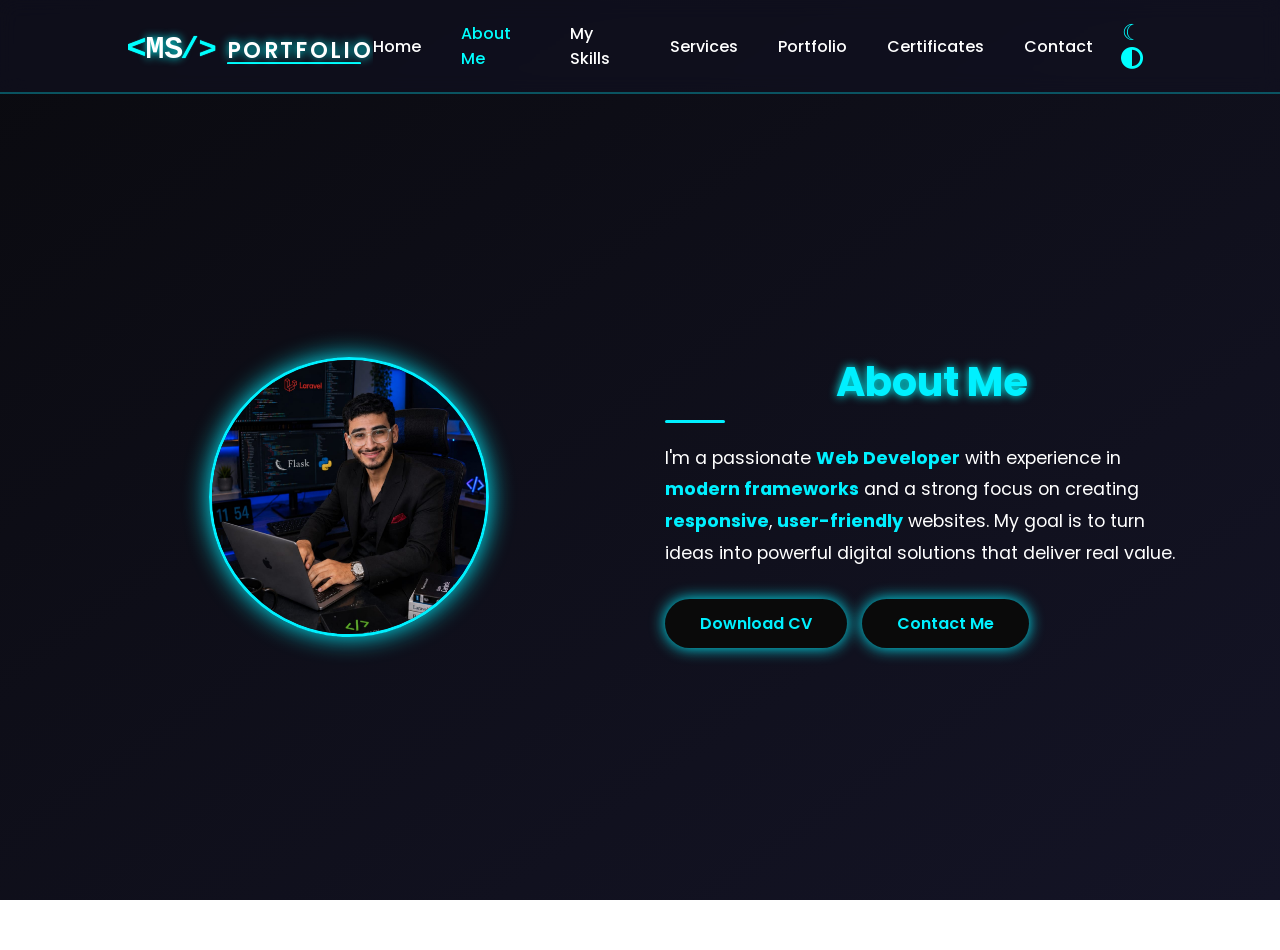
<file: about me.html>
<!doctype html>
<html lang="en">
  <head>
    <meta charset="UTF-8" />
    <meta name="viewport" content="width=device-width, initial-scale=1.0" />
    <title>About Me</title>

    <!-- Google Fonts -->
    <link
      href="https://fonts.googleapis.com/css2?family=Poppins:wght@300;400;600;700;900&display=swap"
      rel="stylesheet"
    />

    <!-- AOS CSS -->
    <link href="https://unpkg.com/aos@2.3.1/dist/aos.css" rel="stylesheet" />

    <!-- FontAwesome -->
    <link
      rel="stylesheet"
      href="https://cdnjs.cloudflare.com/ajax/libs/font-awesome/6.5.0/css/all.min.css"
    />

    <!-- External CSS -->
    <link rel="stylesheet" href="00.css" />

    <style>
      html,
      body {
        margin: 0;
        padding: 0;
        height: 100%;
        overflow-x: hidden;
      }

      body {
        background: #0a0a0a;

        font-family: "Poppins", sans-serif;
        margin-bottom: 0 !important;
        padding-bottom: 0 !important;
      }

      .container {
        width: 90%;
        max-width: 1200px;
        margin: auto;
      }

      /* ===== About Section ===== */
      .about-modern {
        min-height: 100vh; /* ملء الشاشة */
        display: flex;
        align-items: center; /* وسطي رأسي */
        justify-content: center; /* وسطي أفقي */
        padding: 100px 20px;
        margin-top: 50px;
        margin-bottom: 0;
        /* padding يمين وشمال فقط */
      }

      .about-modern .about-container {
        display: flex;
        flex-wrap: wrap;
        gap: 50px;
        align-items: center;
        justify-content: center;
      }

      /* ===== Image ===== */
      .about-modern .about-img {
        flex: 1;
        text-align: center;
      }
      .about-modern .about-img img {
        width: 280px;
        height: 280px;
        object-fit: cover;
        border-radius: 50%;
        border: 3px solid #00f0ff;
        box-shadow: 0 0 25px #00f0ff;
        transition: 0.3s;
      }
      .about-modern .about-img img:hover {
        transform: scale(1.05);
        box-shadow: 0 0 40px #00f0ff;
      }

      /* ===== Text ===== */
      .about-modern .about-text {
        flex: 1;
        max-width: 600px;
      }
      .about-modern .about-text h2 {
        font-size: 2.5rem;
        color: #00f0ff;
        margin-bottom: 20px;
        position: relative;
      }
      .about-modern .about-text h2::after {
        content: "";
        display: block;
        width: 60px;
        height: 3px;
        background: #00f0ff;
        margin-top: 8px;
        border-radius: 2px;
      }
      .about-modern .about-text p {
        font-size: 1.1rem;

        margin-bottom: 30px;
        line-height: 1.8;
      }
      .about-modern .about-text span {
        color: #00f0ff;
        font-weight: bold;
      }

      /* ===== Buttons ===== */
      .about-buttons {
        display: flex;
        gap: 15px;
      }

      .about-buttons a {
        text-decoration: none;
        color: #00f0ff;
        background: #0a0a0a;
        padding: 12px 35px;
        border-radius: 30px;
        font-weight: 600;
        transition: 0.3s;
        box-shadow: 0 0 15px #00f0ff;
      }
      .about-buttons a:hover {
        background: #00f0ff;
        color: #0a0a0a;
      }
    </style>
  </head>
  <body>
    <!-- HEADER -->
    <header>
      <!-- LOGO -->
      <svg
        xmlns="http://www.w3.org/2000/svg"
        viewBox="0 0 420 70"
        width="250"
        height="50"
      >
        <!-- <MS/> -->
        <text
          x="-3"
          y="55"
          font-family="monospace"
          font-size="58"
          font-weight="700"
          fill="#0ff"
          opacity="7"
          style="text-shadow: 0 0 1px #0ff"
        >
          &lt;
        </text>

        <text
          x="30"
          y="55"
          font-family="monospace"
          font-size="54"
          font-weight="700"
          fill=" var(--text)"
          opacity="3"
          style="text-shadow: 0 0 8px #0ff"
        >
          MS
        </text>

        <text
          x="90"
          y="55"
          font-family="monospace"
          font-size="52"
          font-weight="700"
          fill="#0ff"
          opacity="7"
          style="text-shadow: 0 0 1px #0ff"
        >
          /&gt;
        </text>

        <!-- PORTFOLIO -->
        <text
          x="170"
          y="55"
          font-family="Poppins, sans-serif"
          font-size="38"
          font-weight="600"
          letter-spacing="4"
          fill=" var(--text)"
          style="text-shadow: 0 0 10px #0ff"
        >
          PORTFOLIO
        </text>

        <!-- خط تحت -->
        <rect
          x="170"
          y="63"
          width="230"
          height="3"
          rx="2"
          fill="#0ff"
          opacity="7"
          style="filter: drop-shadow(0 0 1px #0ff)"
        />
      </svg>

      <!-- قائمة الكمبيوتر -->
      <nav class="desk-nav">
        <a href="index.html">Home</a>
        <a href="about me.html">About Me</a>
        <a href="my skiils.html">My Skills</a>
        <a href="sevices.html">Services</a>
        <a href="portofolio.html">Portfolio</a>
        <a href="certificates.html">Certificates</a>
        <a href="contact.html">Contact</a>
      </nav>

      <!-- زر القائمة (موبايل) -->
      <button class="menu-toggle">
        <span></span>
        <span></span>
        <span></span>
        <span class="menu-hint-bubble">more<br />pages</span>
      </button>

      <!-- زر الثيم -->
      <button class="theme-toggle desk-only">
        <i class="fas fa-adjust"></i>
      </button>
    </header>

    <!-- قائمة الموبايل -->
    <nav class="mobile-nav">
      <button class="theme-toggle top"><i class="fas fa-adjust"></i></button>
      <a href="index.html">Home</a>
      <a href="about me.html">About Me</a>
      <a href="my skiils.html">My Skills</a>
      <a href="sevices.html">Services</a>
      <a href="portofolio.html">Portfolio</a>
      <a href="certificates.html">Certificates</a>
      <a href="contact.html">Contact</a>
    </nav>
    <div class="overlay"></div>

    <!-- ===== About Me Section ===== -->
    <section class="about-modern">
      <div class="container about-container">
        <!-- Image -->
        <div class="about-img" data-aos="fade-right">
          <img
            src="WhatsApp Image 2026-07-03 at 8.02.21 PM.jpeg"
            alt="Profile Picture"
          />
        </div>

        <!-- Text -->
        <div class="about-text" data-aos="fade-left">
          <h2>About Me</h2>
          <p>
            I'm a passionate <span>Web Developer</span> with experience in
            <span>modern frameworks</span> and a strong focus on creating
            <span>responsive</span>, <span>user-friendly</span> websites. My
            goal is to turn ideas into powerful digital solutions that deliver
            real value.
          </p>

          <!-- Buttons -->
          <div class="about-buttons">
            <a href="Mina_Shenouda_CV_OnePage2.pdf" download>Download CV</a>
            <a href="contact.html">Contact Me</a>
          </div>
        </div>
      </div>
    </section>

    <!-- AOS Animation Script -->
    <script src="https://unpkg.com/aos@2.3.1/dist/aos.js"></script>
    <script>
      // ===== Menu Toggle =====
      const toggleBtn = document.querySelector(".menu-toggle");
      const navMenu = document.querySelector("nav");
      const hintBubble = document.querySelector(".menu-hint-bubble");

      // إظهار رسالة "more / pages" بعد 10 ثواني من دخول الموقع
      let hintHideTimeout;
      const hintTimeout = setTimeout(() => {
        if (toggleBtn && !toggleBtn.classList.contains("active")) {
          hintBubble?.classList.add("show");
          hintHideTimeout = setTimeout(() => {
            hintBubble?.classList.remove("show");
          }, 6000);
        }
      }, 10000);

      toggleBtn?.addEventListener("click", () => {
        navMenu.classList.toggle("active");
        hintBubble?.classList.remove("show");
        clearTimeout(hintTimeout);
        clearTimeout(hintHideTimeout);
      });

      // AOS Init
      AOS.init({
        duration: 1000,
        once: true,
      });
    </script>

    <!-- External JS -->
    <script src="333.js"></script>
  </body>
</html>
</file>
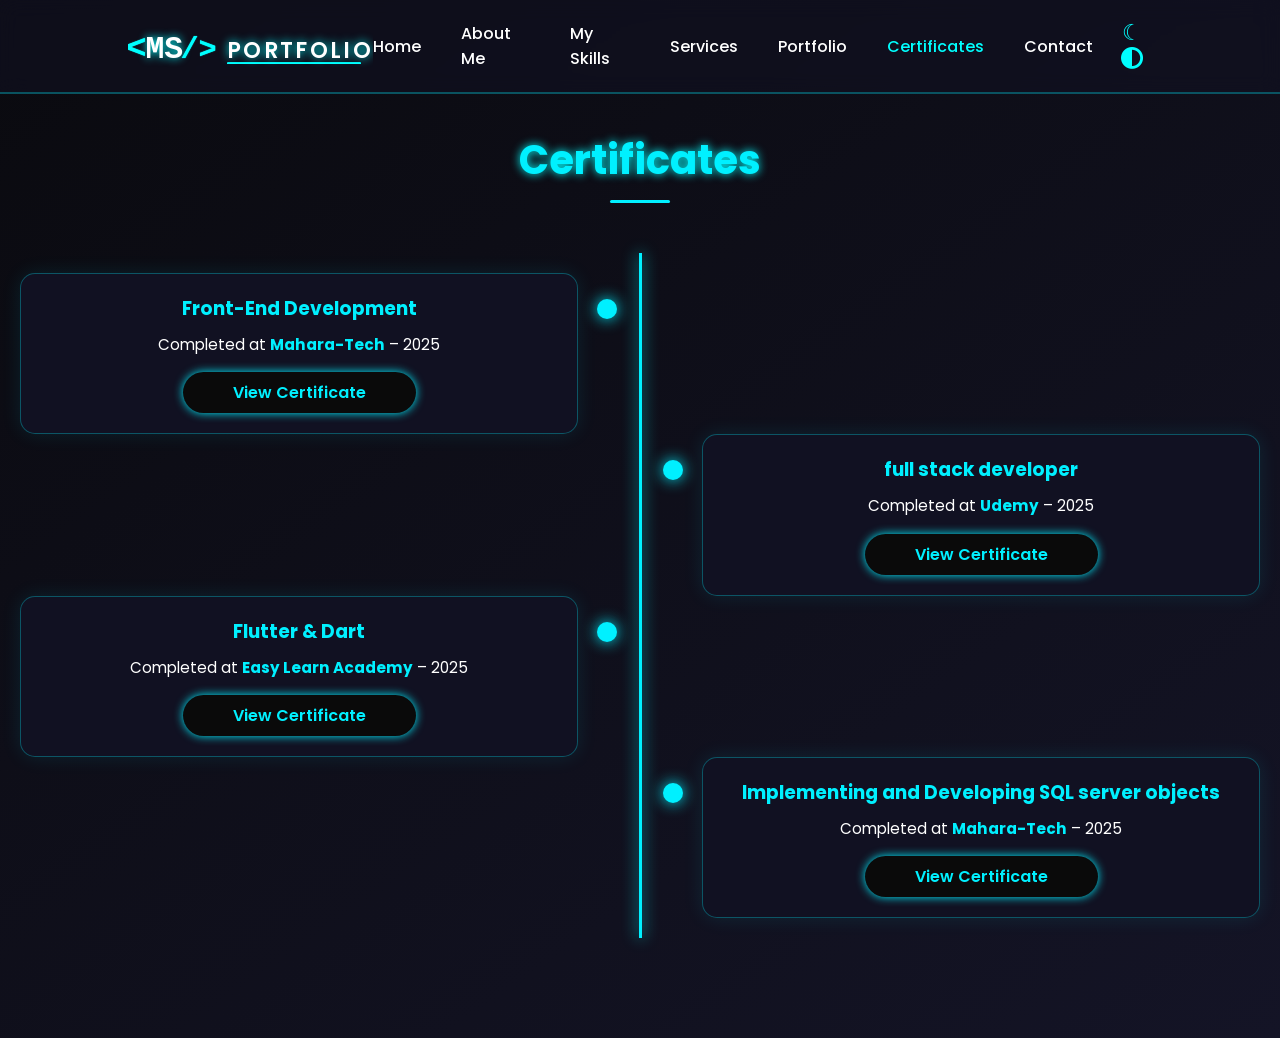
<file: certificates.html>
<!doctype html>
<html lang="en">
  <head>
    <meta charset="UTF-8" />
    <meta name="viewport" content="width=device-width, initial-scale=1.0" />
    <title>Certificates Timeline</title>

    <link
      href="https://fonts.googleapis.com/css2?family=Poppins:wght@300;400;600;700;900&display=swap"
      rel="stylesheet"
    />
    <!-- AOS CSS -->
    <link href="https://unpkg.com/aos@2.3.1/dist/aos.css" rel="stylesheet" />
    <link rel="stylesheet" href="00.css" />
    <link
      rel="stylesheet"
      href="https://cdnjs.cloudflare.com/ajax/libs/font-awesome/6.5.0/css/all.min.css"
    />
  </head>
  <body>
    <!-- HEADER -->
    <header>
      <!-- LOGO -->
      <svg
        xmlns="http://www.w3.org/2000/svg"
        viewBox="0 0 420 70"
        width="250"
        height="50"
      >
        <!-- <MS/> -->
        <text
          x="-3"
          y="55"
          font-family="monospace"
          font-size="58"
          font-weight="700"
          fill="#0ff"
          opacity="7"
          style="text-shadow: 0 0 1px #0ff"
        >
          &lt;
        </text>

        <text
          x="30"
          y="55"
          font-family="monospace"
          font-size="54"
          font-weight="700"
          fill=" var(--text)"
          opacity="3"
          style="text-shadow: 0 0 8px #0ff"
        >
          MS
        </text>

        <text
          x="90"
          y="55"
          font-family="monospace"
          font-size="52"
          font-weight="700"
          fill="#0ff"
          opacity="7"
          style="text-shadow: 0 0 1px #0ff"
        >
          /&gt;
        </text>

        <!-- PORTFOLIO -->
        <text
          x="170"
          y="55"
          font-family="Poppins, sans-serif"
          font-size="38"
          font-weight="600"
          letter-spacing="4"
          fill=" var(--text)"
          style="text-shadow: 0 0 10px #0ff"
        >
          PORTFOLIO
        </text>

        <!-- خط تحت -->
        <rect
          x="170"
          y="63"
          width="230"
          height="3"
          rx="2"
          fill="#0ff"
          opacity="7"
          style="filter: drop-shadow(0 0 1px #0ff)"
        />
      </svg>

      <!-- قائمة الكمبيوتر -->
      <nav class="desk-nav">
        <a href="index.html">Home</a>
        <a href="about me.html">About Me</a>
        <a href="my skiils.html">My Skills</a>
        <a href="sevices.html">Services</a>
        <a href="portofolio.html">Portfolio</a>
        <a href="certificates.html">Certificates</a>
        <a href="contact.html">Contact</a>
      </nav>

      <!-- زر القائمة (موبايل) -->
      <button class="menu-toggle">
        <span></span>
        <span></span>
        <span></span>
        <span class="menu-hint-bubble">more<br />pages</span>
      </button>

      <!-- زر الثيم -->
      <button class="theme-toggle desk-only">
        <i class="fas fa-adjust"></i>
      </button>
    </header>

    <!-- قائمة الموبايل -->
    <nav class="mobile-nav">
      <button class="theme-toggle top"><i class="fas fa-adjust"></i></button>
      <a href="index.html">Home</a>
      <a href="about me.html">About Me</a>
      <a href="my skiils.html">My Skills</a>
      <a href="sevices.html">Services</a>
      <a href="portofolio.html">Portfolio</a>
      <a href="certificates.html">Certificates</a>
      <a href="contact.html">Contact</a>
    </nav>
    <div class="overlay"></div>

    <!-- ===== Certificates Section ===== -->
    <section class="certificates">
      <div class="container">
        <h2 style="padding-top: 30px">Certificates</h2>
        <div class="timeline">
          <!-- Certificate 1 -->
          <div class="timeline-item left" data-aos="fade-right">
            <h3>Front-End Development</h3>
            <p>Completed at <span>Mahara-Tech</span> – 2025</p>
            <a
              href="Course_Certificate_En (5)  CSS & HTML _page-0001.pdf"
              target="_blank"
              >View Certificate</a
            >
          </div>

          <!-- Certificate 2 -->
          <div class="timeline-item right" data-aos="fade-left">
            <h3>full stack developer</h3>
            <p>Completed at <span>Udemy</span> – 2025</p>
            <a href="fall stack udemy .pdf" target="_blank">View Certificate</a>
          </div>

          <!-- Certificate 3 -->
          <div class="timeline-item left" data-aos="fade-right">
            <h3>Flutter & Dart</h3>
            <p>Completed at <span>Easy Learn Academy</span> – 2025</p>
            <a href="Flutter.pdf" target="_blank">View Certificate</a>
          </div>

          <!-- Certificate 4 -->
          <div class="timeline-item right" data-aos="fade-left">
            <h3>Implementing and Developing SQL server objects</h3>
            <p>Completed at <span>Mahara-Tech</span> – 2025</p>
            <a href="my sql .pdf" target="_blank">View Certificate</a>
          </div>
        </div>
      </div>
    </section>

    <!-- AOS Animation in certificate Script -->
    <script src="https://unpkg.com/aos@2.3.1/dist/aos.js"></script>
    <script>
      // ===== Menu Toggle =====
      const toggleBtn = document.querySelector(".menu-toggle");
      const navMenu = document.querySelector("nav");
      const hintBubble = document.querySelector(".menu-hint-bubble");

      // إظهار رسالة "more / pages" بعد 10 ثواني من دخول الموقع
      let hintHideTimeout;
      const hintTimeout = setTimeout(() => {
        if (toggleBtn && !toggleBtn.classList.contains("active")) {
          hintBubble?.classList.add("show");
          hintHideTimeout = setTimeout(() => {
            hintBubble?.classList.remove("show");
          }, 6000);
        }
      }, 10000);

      toggleBtn?.addEventListener("click", () => {
        navMenu.classList.toggle("active");
        hintBubble?.classList.remove("show");
        clearTimeout(hintTimeout);
        clearTimeout(hintHideTimeout);
      });
      AOS.init({
        duration: 1000,
        once: true,
      });
    </script>
    <script src="333.js"></script>
  </body>
</html>
</file>
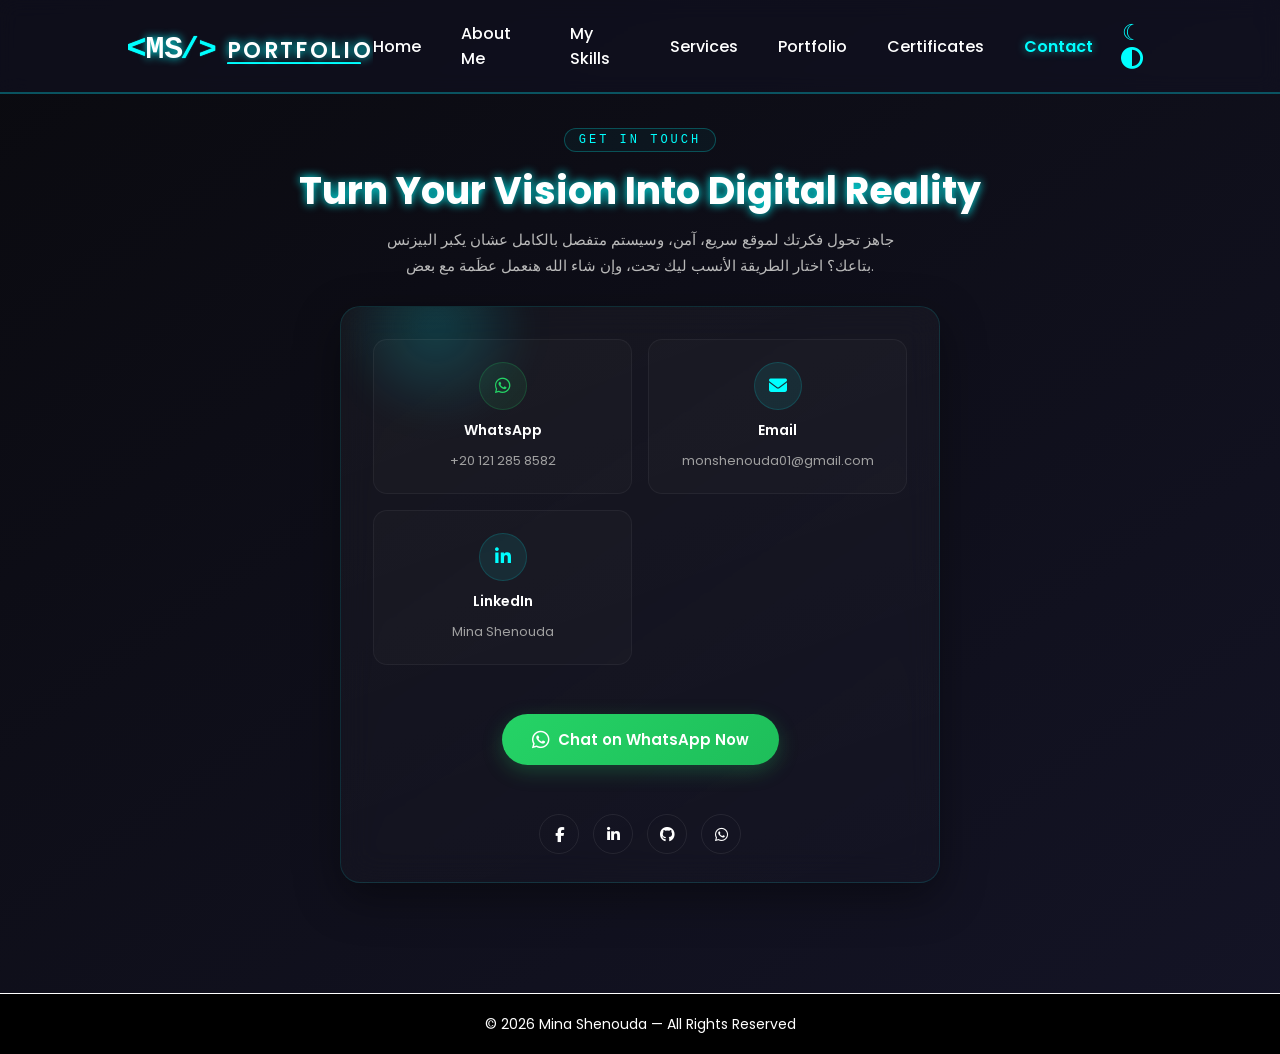
<file: contact.html>
<!doctype html>
<html lang="en">
  <head>
    <meta charset="UTF-8" />
    <meta name="viewport" content="width=device-width, initial-scale=1.0" />
    <title>Contact — Mina Shenouda</title>
    <link
      href="https://fonts.googleapis.com/css2?family=Poppins:wght@300;400;600;700;900&display=swap"
      rel="stylesheet"
    />
    <!-- AOS CSS -->
    <link href="https://unpkg.com/aos@2.3.1/dist/aos.css" rel="stylesheet" />
    <link rel="stylesheet" href="00.css" />
    <link
      rel="stylesheet"
      href="https://cdnjs.cloudflare.com/ajax/libs/font-awesome/6.5.0/css/all.min.css"
    />
    <style>
      /* ================= CONTACT PAGE — MINIMALIST PROFESSIONAL ================= */
      #contact {
        padding: 50px 20px 70px;
        display: flex;
        flex-direction: column;
        justify-content: center;
        align-items: center;
        min-height: 75vh;
        width: 100%;
      }

      .contact-wrap {
        width: 100%;
        max-width: 860px;
        display: flex;
        flex-direction: column;
        align-items: center;
      }

      .contact-head {
        text-align: center;
        margin-bottom: 28px;
      }

      .contact-head .eyebrow {
        display: inline-block;
        font-family: monospace;
        letter-spacing: 3px;
        font-size: 12px;
        color: #0ff;
        border: 1px solid rgba(0, 255, 255, 0.25);
        padding: 4px 14px;
        border-radius: 30px;
        margin-bottom: 10px;
        background: rgba(0, 255, 255, 0.04);
      }

      .contact-head h2 {
        font-family: "Poppins", sans-serif;
        font-weight: 700;
        font-size: clamp(26px, 3.5vw, 38px);
        color: var(--text);
        margin: 0 0 8px;
      }

      .contact-head .sub {
        color: #b9b9b9;
        max-width: 540px;
        margin: 0 auto;
        line-height: 1.7;
        font-size: 15px;
      }

      /* Main Professional Card */
      .contact-card {
        position: relative;
        background: linear-gradient(
          160deg,
          rgba(255, 255, 255, 0.04),
          rgba(255, 255, 255, 0.01)
        );
        border: 1px solid rgba(0, 255, 255, 0.12);
        border-radius: 20px;
        padding: 32px 32px 28px;
        backdrop-filter: blur(16px);
        box-shadow: 0 15px 45px rgba(0, 0, 0, 0.4);
        overflow: hidden;
        width: 100%;
        transition:
          border-color 0.4s ease,
          box-shadow 0.4s ease;
      }

      .contact-card:hover {
        border-color: rgba(0, 255, 255, 0.25);
        box-shadow: 0 20px 50px rgba(0, 255, 255, 0.05);
      }

      .contact-card::before {
        content: "";
        position: absolute;
        top: -80px;
        right: -80px;
        width: 200px;
        height: 200px;
        background: radial-gradient(
          circle,
          rgba(0, 255, 255, 0.18),
          transparent 70%
        );
        filter: blur(15px);
        pointer-events: none;
      }

      /* Grid of contact methods */
      .contact-methods {
        display: grid;
        grid-template-columns: repeat(auto-fit, minmax(200px, 1fr));
        gap: 16px;
        margin-bottom: 24px;
        position: relative;
        z-index: 1;
      }

      .method-card {
        display: flex;
        flex-direction: column;
        align-items: center;
        text-align: center;
        gap: 10px;
        padding: 22px 16px;
        border-radius: 14px;
        border: 1px solid rgba(255, 255, 255, 0.05);
        background: rgba(255, 255, 255, 0.02);
        text-decoration: none;
        transition:
          transform 0.3s cubic-bezier(0.25, 0.8, 0.25, 1),
          border-color 0.3s ease,
          background 0.3s ease;
      }

      .method-card:hover {
        transform: translateY(-4px);
        border-color: rgba(0, 255, 255, 0.4);
        background: rgba(0, 255, 255, 0.04);
      }

      .method-icon {
        width: 48px;
        height: 48px;
        border-radius: 50%;
        display: flex;
        align-items: center;
        justify-content: center;
        font-size: 18px;
        background: rgba(0, 255, 255, 0.08);
        color: #0ff;
        box-shadow: 0 0 0 1px rgba(0, 255, 255, 0.15) inset;
      }

      .method-card.whatsapp .method-icon {
        background: rgba(37, 211, 102, 0.08);
        color: #25d366;
        box-shadow: 0 0 0 1px rgba(37, 211, 102, 0.2) inset;
      }

      .method-title {
        font-family: "Poppins", sans-serif;
        font-weight: 600;
        font-size: 14px;
        color: var(--text);
      }

      .method-value {
        font-size: 13px;
        color: #a0a0a0;
        word-break: break-word;
        direction: ltr;
      }

      /* Primary CTA Button */
      .contact-cta {
        text-align: center;
        position: relative;
        z-index: 1;
      }

      .whatsapp-btn {
        background: linear-gradient(135deg, #25d366, #1ebe5a);
        color: #fff !important;
        padding: 14px 30px;
        font-size: 15px;
        font-weight: 600;
        font-family: "Poppins", sans-serif;
        border-radius: 50px;
        text-decoration: none;
        display: inline-flex;
        align-items: center;
        justify-content: center;
        gap: 8px;
        box-shadow: 0 6px 20px rgba(37, 211, 102, 0.25);
        transition:
          transform 0.3s,
          box-shadow 0.3s;
        border: none;
        cursor: pointer;
      }

      .whatsapp-btn:hover {
        transform: translateY(-2px);
        box-shadow: 0 10px 25px rgba(37, 211, 102, 0.4);
      }

      /* Socials Footer Section */
      .socials {
        display: flex;
        justify-content: center;
        gap: 14px;
        margin-top: 24px;
        position: relative;
        z-index: 1;
      }

      .socials a {
        width: 40px;
        height: 40px;
        border-radius: 50%;
        display: flex;
        align-items: center;
        justify-content: center;
        border: 1px solid rgba(255, 255, 255, 0.08);
        color: var(--text);
        text-decoration: none;
        font-size: 15px;
        transition: all 0.3s ease;
      }

      .socials a:hover {
        border-color: #0ff;
        color: #0ff;
        background: rgba(0, 255, 255, 0.06);
        transform: translateY(-3px);
      }

      @media (max-width: 560px) {
        .contact-card {
          padding: 24px 20px;
        }
        .contact-methods {
          grid-template-columns: 1fr;
          gap: 12px;
        }
      }

      /* ===== NAV STYLING FOR CONTACT (NEON BLUE EFFECT) ===== */
      .desk-nav a:hover,
      .mobile-nav a:hover {
        color: #0ff !important;
        text-shadow: 0 0 8px rgba(0, 255, 255, 0.6);
      }

      .desk-nav a[href="contact.html"],
      .mobile-nav a[href="contact.html"] {
        color: #0ff !important;
        font-weight: 600;
        text-shadow: 0 0 8px rgba(0, 255, 255, 0.6);
      }
    </style>
  </head>
  <body>
    <!-- HEADER -->
    <header>
      <!-- LOGO -->
      <svg
        xmlns="http://www.w3.org/2000/svg"
        viewBox="0 0 420 70"
        width="250"
        height="50"
      >
        <text
          x="-3"
          y="55"
          font-family="monospace"
          font-size="58"
          font-weight="700"
          fill="#0ff"
          opacity="7"
          style="text-shadow: 0 0 1px #0ff"
        >
          &lt;
        </text>
        <text
          x="30"
          y="55"
          font-family="monospace"
          font-size="54"
          font-weight="700"
          fill=" var(--text)"
          opacity="3"
          style="text-shadow: 0 0 8px #0ff"
        >
          MS
        </text>
        <text
          x="90"
          y="55"
          font-family="monospace"
          font-size="52"
          font-weight="700"
          fill="#0ff"
          opacity="7"
          style="text-shadow: 0 0 1px #0ff"
        >
          /&gt;
        </text>
        <text
          x="170"
          y="55"
          font-family="Poppins, sans-serif"
          font-size="38"
          font-weight="600"
          letter-spacing="4"
          fill=" var(--text)"
          style="text-shadow: 0 0 10px #0ff"
        >
          PORTFOLIO
        </text>
        <rect
          x="170"
          y="63"
          width="230"
          height="3"
          rx="2"
          fill="#0ff"
          opacity="7"
          style="filter: drop-shadow(0 0 1px #0ff)"
        />
      </svg>

      <nav class="desk-nav">
        <a href="index.html">Home</a>
        <a href="about me.html">About Me</a>
        <a href="my skiils.html">My Skills</a>
        <a href="sevices.html">Services</a>
        <a href="portofolio.html">Portfolio</a>
        <a href="certificates.html">Certificates</a>
        <a href="contact.html">Contact</a>
      </nav>
      <button class="menu-toggle">
        <span></span>
        <span></span>
        <span></span>
        <span class="menu-hint-bubble">more<br />pages</span>
      </button>

      <button class="theme-toggle desk-only">
        <i class="fas fa-adjust"></i>
      </button>
    </header>

    <nav class="mobile-nav">
      <button class="theme-toggle top"><i class="fas fa-adjust"></i></button>
      <a href="index.html">Home</a>
      <a href="about me.html">About Me</a>
      <a href="my skiils.html">My Skills</a>
      <a href="sevices.html">Services</a>
      <a href="portofolio.html">Portfolio</a>
      <a href="certificates.html">Certificates</a>
      <a href="contact.html">Contact</a>
    </nav>
    <div class="overlay"></div>

    <!-- CONTACT SECTION -->
    <br />
    <br /><br />

    <section id="contact">
      <div class="contact-wrap">
        <div class="contact-head" data-aos="fade-down">
          <span class="eyebrow">GET IN TOUCH</span>
          <h2>Turn Your Vision Into Digital Reality</h2>
          <p class="sub">
            جاهز تحول فكرتك لموقع سريع، آمن، وسيستم متفصل بالكامل عشان يكبر
            البيزنس بتاعك؟ اختار الطريقة الأنسب ليك تحت، وإن شاء الله هنعمل
            عظَمة مع بعض.
          </p>
        </div>

        <div class="contact-card" data-aos="zoom-in" data-aos-duration="1000">
          <!-- طرق التواصل -->
          <div class="contact-methods">
            <a
              href="https://wa.me/201212858582"
              target="_blank"
              class="method-card whatsapp"
              data-aos="fade-up"
              data-aos-delay="100"
            >
              <div class="method-icon"><i class="fab fa-whatsapp"></i></div>
              <div class="method-title">WhatsApp</div>
              <div class="method-value">+20 121 285 8582</div>
            </a>

            <a
              href="mailto:monshenouda01@gmail.com"
              class="method-card"
              data-aos="fade-up"
              data-aos-delay="200"
            >
              <div class="method-icon"><i class="fas fa-envelope"></i></div>
              <div class="method-title">Email</div>
              <div class="method-value">monshenouda01@gmail.com</div>
            </a>

            <a
              href="https://www.linkedin.com/in/mina-shenouda-7b002b254"
              target="_blank"
              class="method-card"
              data-aos="fade-up"
              data-aos-delay="300"
            >
              <div class="method-icon"><i class="fab fa-linkedin-in"></i></div>
              <div class="method-title">LinkedIn</div>
              <div class="method-value">Mina Shenouda</div>
            </a>
          </div>

          <!-- CTA الأساسي -->
          <div class="contact-cta" data-aos="flip-up" data-aos-delay="400">
            <a
              href="https://wa.me/201212858582"
              target="_blank"
              class="whatsapp-btn"
            >
              <i class="fab fa-whatsapp" style="font-size: 20px"></i> Chat on
              WhatsApp Now
            </a>
          </div>

          <!-- Socials -->
          <div class="socials" data-aos="fade-up" data-aos-delay="500">
            <a
              href="https://www.facebook.com/share/1EahEcfzfz/"
              target="_blank"
              aria-label="Facebook"
              ><i class="fab fa-facebook-f"></i
            ></a>
            <a
              href="https://www.linkedin.com/in/mina-shenouda-7b002b254"
              target="_blank"
              aria-label="LinkedIn"
              ><i class="fab fa-linkedin-in"></i
            ></a>
            <a href="portofolio.html" aria-label="GitHub / Projects"
              ><i class="fab fa-github"></i
            ></a>
            <a
              href="https://wa.me/201212858582"
              target="_blank"
              aria-label="WhatsApp"
              ><i class="fab fa-whatsapp"></i
            ></a>
          </div>
        </div>
      </div>
    </section>

    <footer style="margin-bottom: 0">
      © 2026 Mina Shenouda — All Rights Reserved
    </footer>

    <!-- AOS Script -->
    <script src="https://unpkg.com/aos@2.3.1/dist/aos.js"></script>
    <script>
      AOS.init({
        duration: 1000,
        once: true,
      });

      // ===== "more / pages" Hint Bubble =====
      // بس توقيت البابل من غير أي toggle، عشان 333.js يفضل هو المسؤول عن فتح/قفل المنيو
      const menuToggleBtn = document.querySelector(".menu-toggle");
      const hintBubble = document.querySelector(".menu-hint-bubble");

      let hintHideTimeout;
      const hintTimeout = setTimeout(() => {
        if (menuToggleBtn && !menuToggleBtn.classList.contains("active")) {
          hintBubble?.classList.add("show");
          hintHideTimeout = setTimeout(() => {
            hintBubble?.classList.remove("show");
          }, 6000);
        }
      }, 10000);

      menuToggleBtn?.addEventListener("click", () => {
        hintBubble?.classList.remove("show");
        clearTimeout(hintTimeout);
        clearTimeout(hintHideTimeout);
      });
    </script>
    <script src="333.js"></script>
  </body>
</html>
</file>
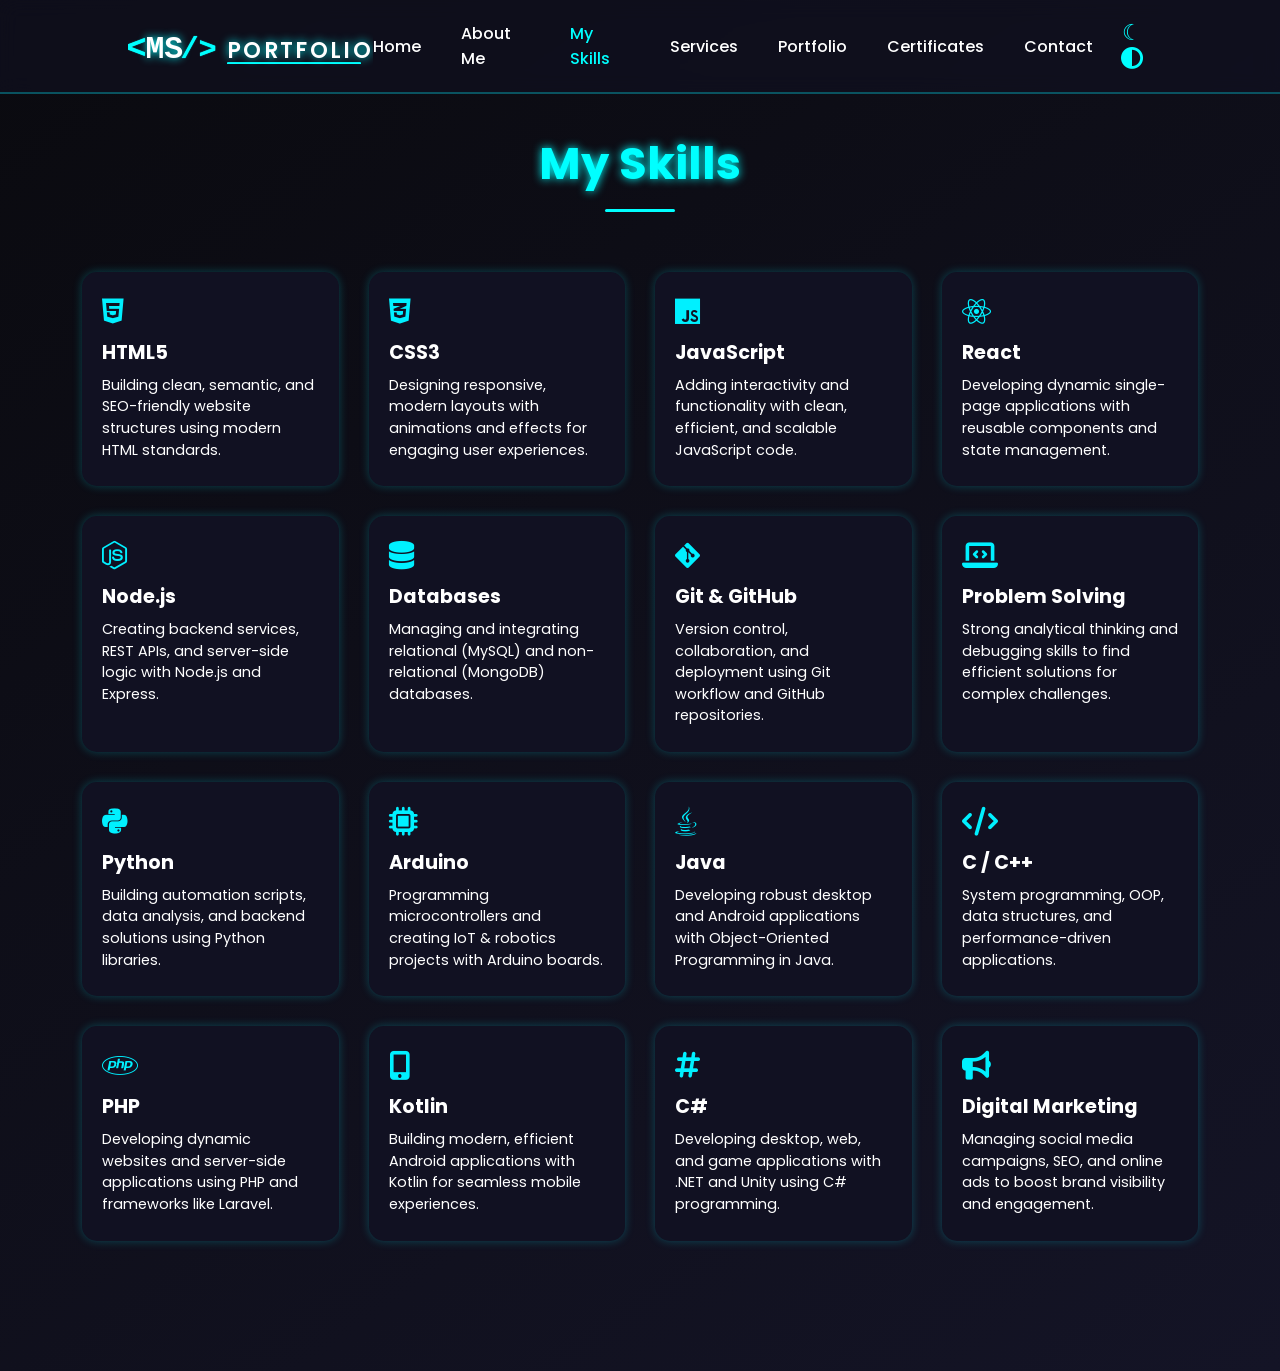
<file: my skiils.html>
<!doctype html>
<html lang="en">
  <head>
    <meta charset="UTF-8" />
    <meta name="viewport" content="width=device-width, initial-scale=1.0" />
    <title>My Skills</title>
    <link
      href="https://fonts.googleapis.com/css2?family=Poppins:wght@300;400;600;700;900&display=swap"
      rel="stylesheet"
    />
    <!-- AOS CSS -->
    <link href="https://unpkg.com/aos@2.3.1/dist/aos.css" rel="stylesheet" />
    <link rel="stylesheet" href="00.css" />
    <link
      rel="stylesheet"
      href="https://cdnjs.cloudflare.com/ajax/libs/font-awesome/6.5.0/css/all.min.css"
    />

    <style>
      .container {
        width: 90%;
        max-width: 1200px;
        margin: auto;
      }

      /* ===== Skills Section ===== */
      .skills {
        padding: 130px 20px;
        text-align: center;
      }
      .skills h2 {
        font-size: 2.8rem;

        margin-bottom: 60px;
        position: relative;
        display: inline-block;
      }
      .skills h2::after {
        content: "";
        display: block;
        width: 70px;
        height: 3px;
        background: var(--accent); /* لون ديناميكي */
        margin: 12px auto 0;
        border-radius: 2px;
      }
      .skills-grid {
        display: grid;
        grid-template-columns: repeat(auto-fit, minmax(250px, 1fr));
        gap: 30px;
      }

      .skill-card {
        background: var(--panel); /* يتغير حسب الثيم */
        border-radius: 15px;
        padding: 25px 20px; /* 🔹 صغرنا الكارد */
        transition: 0.3s;
        box-shadow: 0 0 10px rgba(0, 240, 255, 0.25);
        text-align: left;
      }
      .skill-card:hover {
        transform: translateY(-8px) scale(1.03);
        box-shadow: 0 0 20px #00f0ff;
      }
      .skill-card i {
        font-size: 1.8rem;
        color: #00f0ff;
        margin-bottom: 12px;
      }
      .skill-card h3 {
        font-size: 1.2rem;

        margin-bottom: 8px;
      }
      .skill-card p {
        font-size: 0.9rem;

        line-height: 1.5;
        margin: 0;
      }
    </style>
  </head>
  <body>
    <!-- HEADER -->
    <header>
      <!-- LOGO -->
      <svg
        xmlns="http://www.w3.org/2000/svg"
        viewBox="0 0 420 70"
        width="250"
        height="50"
      >
        <!-- <MS/> -->
        <text
          x="-3"
          y="55"
          font-family="monospace"
          font-size="58"
          font-weight="700"
          fill="#0ff"
          opacity="7"
          style="text-shadow: 0 0 1px #0ff"
        >
          &lt;
        </text>

        <text
          x="30"
          y="55"
          font-family="monospace"
          font-size="54"
          font-weight="700"
          fill=" var(--text)"
          opacity="3"
          style="text-shadow: 0 0 8px #0ff"
        >
          MS
        </text>

        <text
          x="90"
          y="55"
          font-family="monospace"
          font-size="52"
          font-weight="700"
          fill="#0ff"
          opacity="7"
          style="text-shadow: 0 0 1px #0ff"
        >
          /&gt;
        </text>

        <!-- PORTFOLIO -->
        <text
          x="170"
          y="55"
          font-family="Poppins, sans-serif"
          font-size="38"
          font-weight="600"
          letter-spacing="4"
          fill=" var(--text)"
          style="text-shadow: 0 0 10px #0ff"
        >
          PORTFOLIO
        </text>

        <!-- خط تحت -->
        <rect
          x="170"
          y="63"
          width="230"
          height="3"
          rx="2"
          fill="#0ff"
          opacity="7"
          style="filter: drop-shadow(0 0 1px #0ff)"
        />
      </svg>

      <!-- قائمة الكمبيوتر -->
      <nav class="desk-nav">
        <a href="index.html">Home</a>
        <a href="about me.html">About Me</a>
        <a href="my skiils.html">My Skills</a>
        <a href="sevices.html">Services</a>
        <a href="portofolio.html">Portfolio</a>
        <a href="certificates.html">Certificates</a>
        <a href="contact.html">Contact</a>
      </nav>

      <!-- زر القائمة (موبايل) -->
      <button class="menu-toggle">
        <span></span>
        <span></span>
        <span></span>
        <span class="menu-hint-bubble">more<br />pages</span>
      </button>

      <!-- زر الثيم -->
      <button class="theme-toggle desk-only">
        <i class="fas fa-adjust"></i>
      </button>
    </header>

    <!-- قائمة الموبايل -->
    <nav class="mobile-nav">
      <button class="theme-toggle top"><i class="fas fa-adjust"></i></button>
      <a href="index.html">Home</a>
      <a href="about me.html">About Me</a>
      <a href="my skiils.html">My Skills</a>
      <a href="sevices.html">Services</a>
      <a href="portofolio.html">Portfolio</a>
      <a href="certificates.html">Certificates</a>
      <a href="contact.html">Contact</a>
    </nav>
    <div class="overlay"></div>

    <!-- ===== My Skills Section ===== -->
    <section class="skills">
      <div class="container">
        <h2>My Skills</h2>
        <div class="skills-grid">
          <div class="skill-card" data-aos="fade-up">
            <i class="fab fa-html5"></i>
            <h3>HTML5</h3>
            <p>
              Building clean, semantic, and SEO-friendly website structures
              using modern HTML standards.
            </p>
          </div>

          <div class="skill-card" data-aos="fade-up" data-aos-delay="100">
            <i class="fab fa-css3-alt"></i>
            <h3>CSS3</h3>
            <p>
              Designing responsive, modern layouts with animations and effects
              for engaging user experiences.
            </p>
          </div>

          <div class="skill-card" data-aos="fade-up" data-aos-delay="200">
            <i class="fab fa-js"></i>
            <h3>JavaScript</h3>
            <p>
              Adding interactivity and functionality with clean, efficient, and
              scalable JavaScript code.
            </p>
          </div>

          <div class="skill-card" data-aos="fade-up" data-aos-delay="300">
            <i class="fab fa-react"></i>
            <h3>React</h3>
            <p>
              Developing dynamic single-page applications with reusable
              components and state management.
            </p>
          </div>

          <div class="skill-card" data-aos="fade-up" data-aos-delay="400">
            <i class="fab fa-node-js"></i>
            <h3>Node.js</h3>
            <p>
              Creating backend services, REST APIs, and server-side logic with
              Node.js and Express.
            </p>
          </div>

          <div class="skill-card" data-aos="fade-up" data-aos-delay="500">
            <i class="fas fa-database"></i>
            <h3>Databases</h3>
            <p>
              Managing and integrating relational (MySQL) and non-relational
              (MongoDB) databases.
            </p>
          </div>

          <div class="skill-card" data-aos="fade-up" data-aos-delay="600">
            <i class="fab fa-git-alt"></i>
            <h3>Git & GitHub</h3>
            <p>
              Version control, collaboration, and deployment using Git workflow
              and GitHub repositories.
            </p>
          </div>

          <div class="skill-card" data-aos="fade-up" data-aos-delay="700">
            <i class="fas fa-laptop-code"></i>
            <h3>Problem Solving</h3>
            <p>
              Strong analytical thinking and debugging skills to find efficient
              solutions for complex challenges.
            </p>
          </div>

          <!-- ✅ New Skills -->
          <div class="skill-card" data-aos="fade-up" data-aos-delay="800">
            <i class="fab fa-python"></i>
            <h3>Python</h3>
            <p>
              Building automation scripts, data analysis, and backend solutions
              using Python libraries.
            </p>
          </div>

          <div class="skill-card" data-aos="fade-up" data-aos-delay="900">
            <i class="fas fa-microchip"></i>
            <h3>Arduino</h3>
            <p>
              Programming microcontrollers and creating IoT & robotics projects
              with Arduino boards.
            </p>
          </div>

          <div class="skill-card" data-aos="fade-up" data-aos-delay="1000">
            <i class="fab fa-java"></i>
            <h3>Java</h3>
            <p>
              Developing robust desktop and Android applications with
              Object-Oriented Programming in Java.
            </p>
          </div>

          <!-- 🔹 دمج C و C++ -->
          <div class="skill-card" data-aos="fade-up" data-aos-delay="1100">
            <i class="fas fa-code"></i>
            <h3>C / C++</h3>
            <p>
              System programming, OOP, data structures, and performance-driven
              applications.
            </p>
          </div>

          <div class="skill-card" data-aos="fade-up" data-aos-delay="1200">
            <i class="fab fa-php"></i>
            <h3>PHP</h3>
            <p>
              Developing dynamic websites and server-side applications using PHP
              and frameworks like Laravel.
            </p>
          </div>

          <div class="skill-card" data-aos="fade-up" data-aos-delay="1300">
            <i class="fas fa-mobile-alt"></i>
            <h3>Kotlin</h3>
            <p>
              Building modern, efficient Android applications with Kotlin for
              seamless mobile experiences.
            </p>
          </div>

          <div class="skill-card" data-aos="fade-up" data-aos-delay="1400">
            <i class="fas fa-hashtag"></i>
            <h3>C#</h3>
            <p>
              Developing desktop, web, and game applications with .NET and Unity
              using C# programming.
            </p>
          </div>

          <!-- 🔹 Digital Marketing -->
          <div class="skill-card" data-aos="fade-up" data-aos-delay="1500">
            <i class="fas fa-bullhorn"></i>
            <h3>Digital Marketing</h3>
            <p>
              Managing social media campaigns, SEO, and online ads to boost
              brand visibility and engagement.
            </p>
          </div>
        </div>
      </div>
    </section>

    <!-- استدعاء مكتبة AOS CSS -->
    <link rel="stylesheet" href="https://unpkg.com/aos@2.3.1/dist/aos.css" />

    <!-- استدعاء مكتبة AOS JS -->
    <script src="https://unpkg.com/aos@2.3.1/dist/aos.js"></script>

    <script>
      document.addEventListener("DOMContentLoaded", () => {
        // ===== Menu Toggle =====
        const toggleBtn = document.querySelector(".menu-toggle");
        const navMenu = document.querySelector("nav");
        const hintBubble = document.querySelector(".menu-hint-bubble");

        // إظهار رسالة "more / pages" بعد 10 ثواني من دخول الموقع
        let hintHideTimeout;
        const hintTimeout = setTimeout(() => {
          if (toggleBtn && !toggleBtn.classList.contains("active")) {
            hintBubble?.classList.add("show");
            hintHideTimeout = setTimeout(() => {
              hintBubble?.classList.remove("show");
            }, 6000);
          }
        }, 10000);

        toggleBtn?.addEventListener("click", () => {
          navMenu.classList.toggle("active");
          hintBubble?.classList.remove("show");
          clearTimeout(hintTimeout);
          clearTimeout(hintHideTimeout);
        });

        // ===== Typed Effect =====

        const typedEl = document.getElementById("typed");
        let phraseIndex = 0,
          charIndex = 0,
          deleting = false;

        function typeEffect() {
          if (!typedEl) return;
          const current = phrases[phraseIndex];
          if (!deleting) {
            typedEl.textContent = current.slice(0, ++charIndex);
            if (charIndex === current.length) {
              deleting = true;
              setTimeout(typeEffect, 1200);
              return;
            }
          } else {
            typedEl.textContent = current.slice(0, --charIndex);
            if (charIndex === 0) {
              deleting = false;
              phraseIndex = (phraseIndex + 1) % phrases.length;
            }
          }
          setTimeout(typeEffect, deleting ? 60 : 90);
        }
        typeEffect(); // يبدأ التأثير مباشرة بعد DOMContentLoaded

        // ===== Scroll Animations =====
        const scrollElements = document.querySelectorAll(
          ".card, .cardP, .hero-text, .hero-img",
        );
        const observer = new IntersectionObserver((entries, observer) => {
          entries.forEach((entry) => {
            if (entry.isIntersecting) {
              entry.target.classList.add("show");
              observer.unobserve(entry.target);
            }
          });
        });
        scrollElements.forEach((el) => observer.observe(el));

        // ===== AOS Initialization =====
        AOS.init({
          duration: 1000,
          once: true,
        });
      });
    </script>
    <script src="333.js"></script>
  </body>
</html>
</file>
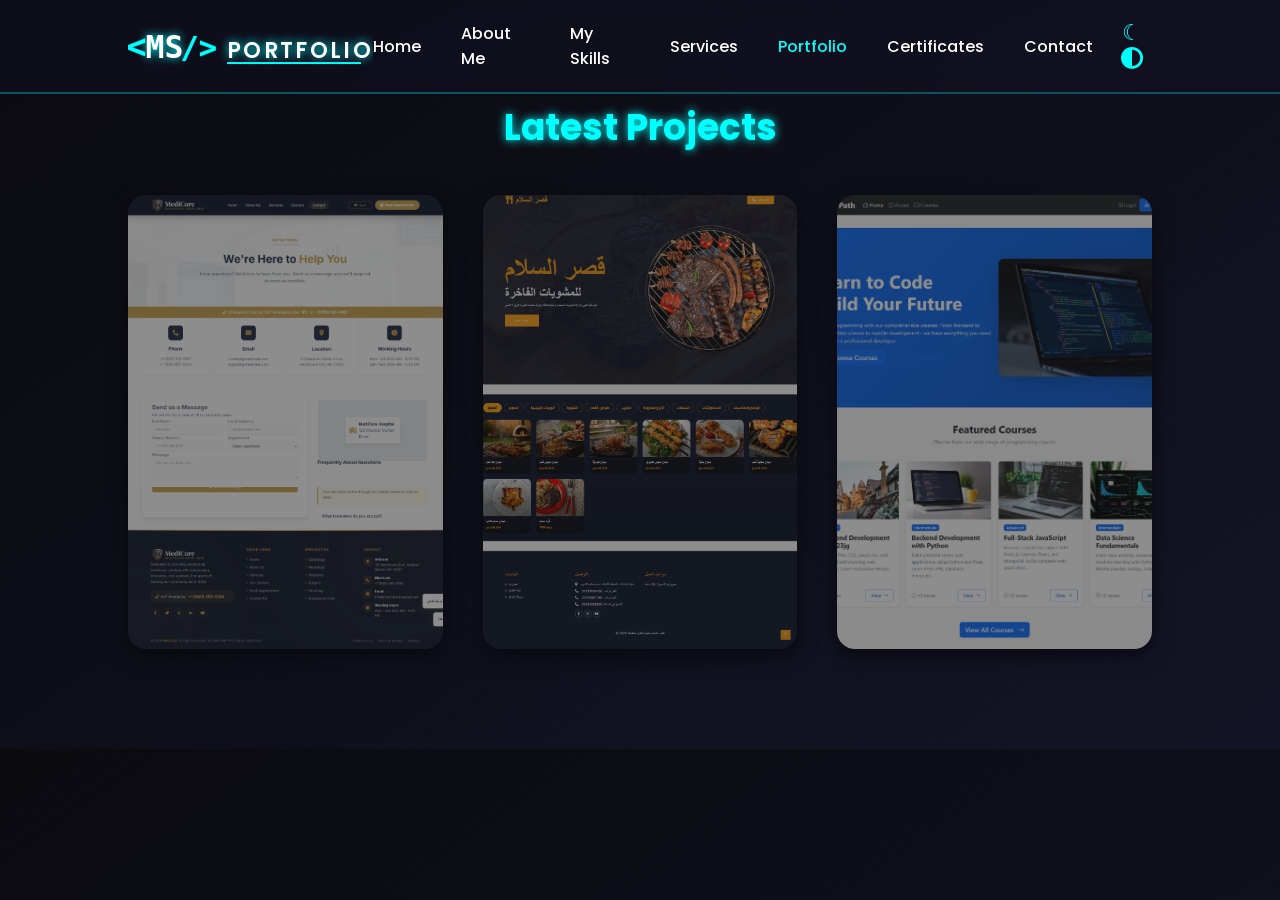
<file: portofolio.html>
<!doctype html>
<html lang="en">
  <head>
    <meta charset="UTF-8" />
    <meta name="viewport" content="width=device-width, initial-scale=1.0" />
    <title>Mina Shenouda - Projects Portfolio</title>
    <link
      href="https://fonts.googleapis.com/css2?family=Poppins:wght@300;400;600;700;900&display=swap"
      rel="stylesheet"
    />
    <!-- AOS CSS -->
    <link href="https://unpkg.com/aos@2.3.1/dist/aos.css" rel="stylesheet" />
    <link rel="stylesheet" href="00.css" />
    <link
      rel="stylesheet"
      href="https://cdnjs.cloudflare.com/ajax/libs/font-awesome/6.5.0/css/all.min.css"
    />
    <style>
      /* Animation عند تحميل الصفحة */
      .fade-in {
        opacity: 0;
        transform: translateY(30px);
        animation: fadeInUp 1.2s ease forwards;
      }
      @keyframes fadeInUp {
        to {
          opacity: 1;
          transform: translateY(0);
        }
      }
    </style>
  </head>
  <body>
    <!-- HEADER -->
    <header>
      <!-- LOGO -->
      <svg
        xmlns="http://www.w3.org/2000/svg"
        viewBox="0 0 420 70"
        width="250"
        height="50"
      >
        <!-- <MS/> -->
        <text
          x="-3"
          y="55"
          font-family="monospace"
          font-size="58"
          font-weight="700"
          fill="#0ff"
          opacity="7"
          style="text-shadow: 0 0 1px #0ff"
        >
          &lt;
        </text>

        <text
          x="30"
          y="55"
          font-family="monospace"
          font-size="54"
          font-weight="700"
          fill=" var(--text)"
          opacity="3"
          style="text-shadow: 0 0 8px #0ff"
        >
          MS
        </text>

        <text
          x="90"
          y="55"
          font-family="monospace"
          font-size="52"
          font-weight="700"
          fill="#0ff"
          opacity="7"
          style="text-shadow: 0 0 1px #0ff"
        >
          /&gt;
        </text>

        <!-- PORTFOLIO -->
        <text
          x="170"
          y="55"
          font-family="Poppins, sans-serif"
          font-size="38"
          font-weight="600"
          letter-spacing="4"
          fill=" var(--text)"
          style="text-shadow: 0 0 10px #0ff"
        >
          PORTFOLIO
        </text>

        <!-- خط تحت -->
        <rect
          x="170"
          y="63"
          width="230"
          height="3"
          rx="2"
          fill="#0ff"
          opacity="7"
          style="filter: drop-shadow(0 0 1px #0ff)"
        />
      </svg>

      <!-- قائمة الكمبيوتر -->
      <nav class="desk-nav">
        <a href="index.html">Home</a>
        <a href="about me.html">About Me</a>
        <a href="my skiils.html">My Skills</a>
        <a href="sevices.html">Services</a>
        <a href="portofolio.html">Portfolio</a>
        <a href="certificates.html">Certificates</a>
        <a href="contact.html">Contact</a>
      </nav>

      <!-- زر القائمة (موبايل) -->
      <button class="menu-toggle">
        <span></span>
        <span></span>
        <span></span>
        <span class="menu-hint-bubble">more<br />pages</span>
      </button>

      <!-- زر الثيم -->
      <button class="theme-toggle desk-only">
        <i class="fas fa-adjust"></i>
      </button>
    </header>

    <!-- قائمة الموبايل -->
    <nav class="mobile-nav">
      <button class="theme-toggle top"><i class="fas fa-adjust"></i></button>
      <a href="index.html">Home</a>
      <a href="about me.html">About Me</a>
      <a href="my skiils.html">My Skills</a>
      <a href="sevices.html">Services</a>
      <a href="portofolio.html">Portfolio</a>
      <a href="certificates.html">Certificates</a>
      <a href="contact.html">Contact</a>
    </nav>
    <div class="overlay"></div>

    <!-- PORTFOLIO SECTION -->
    <section id="portfolio" class="fade-in">
      <h2 data-aos="fade-down">
        Latest <span style="color: var(--accent)">Projects</span>
      </h2>
      <div class="grid">
        <!-- المشروع الأول: موقع المستشفى (MediCare) -->
        <article class="cardP" data-aos="zoom-in-up" data-aos-delay="200">
          <img
            src="screencapture-127-0-0-1-8000-contact-2026-06-25-17_53_21.png"
          />
          <div class="overlay">
            <h3>MediCare System</h3>
            <p>
              Integrated Hospital & Clinic Management Platform with AI Chatbots.
            </p>
          </div>
          <span class="badge"
            ><i class="fas fa-external-link-alt"></i
            ><a
              href="http://hospital-mina.infinityfreeapp.com/"
              target="_blank"
              >Live Demo</a
            ></span
          >
        </article>

        <!-- المشروع الثاني: موقع قصر السلام -->
        <article class="cardP" data-aos="zoom-in-up" data-aos-delay="600">
          <img
            src="screencapture-qasr-el-salam-runasp-net-2026-07-04-14_14_15.png"
          />
          <div class="overlay">
            <h3>Qasr El-Salam</h3>
            <p>
              Web Platform featuring Clean UI/UX Design & Optimized User
              Experience.
            </p>
          </div>
          <span class="badge"
            ><i class="fas fa-external-link-alt"></i
            ><a href="https://qasr-el-salam.runasp.net/" target="_blank"
              >Live Demo</a
            ></span
          >
        </article>

        <!-- المشروع الثالث: مشروع إضافي أو قوالب أخرى -->
        <article class="cardP" data-aos="zoom-in-up" data-aos-delay="400">
          <img src="screencapture-127-0-0-1-5000-2026-07-03-17_29_21.png" />
          <div class="overlay">
            <h3>Web Applications</h3>
            <p>
              Helping learners follow structured programming roadmaps and
              achieve their career goals. ⭐
            </p>
          </div>
          <span class="badge"
            ><i class="fas fa-eye"></i
            ><a href="https://mon22.pythonanywhere.com"
              >Explore Project</a
            ></span
          >
        </article>
      </div>
    </section>

    <!-- استدعاء مكتبة AOS -->
    <script src="https://unpkg.com/aos@2.3.1/dist/aos.js"></script>
    <script>
      document.addEventListener("DOMContentLoaded", () => {
        // ===== Menu Toggle =====
        // (تم شيل الكود من هنا: 333.js هو المسؤول الوحيد عن فتح/قفل منيو الموبايل
        // عشان يمنع تضارب الـ toggle المزدوج اللي كان بيلغي نفسه)

        // ===== "more / pages" Hint Bubble =====
        // بابل بس هنا (بدون أي toggle) عشان مانضربش في 333.js
        const menuToggleBtn = document.querySelector(".menu-toggle");
        const hintBubble = document.querySelector(".menu-hint-bubble");

        let hintHideTimeout;
        const hintTimeout = setTimeout(() => {
          if (menuToggleBtn && !menuToggleBtn.classList.contains("active")) {
            hintBubble?.classList.add("show");
            hintHideTimeout = setTimeout(() => {
              hintBubble?.classList.remove("show");
            }, 6000);
          }
        }, 10000);

        menuToggleBtn?.addEventListener("click", () => {
          hintBubble?.classList.remove("show");
          clearTimeout(hintTimeout);
          clearTimeout(hintHideTimeout);
        });

        // ===== Active Link Highlight =====
        const currentPage =
          decodeURIComponent(window.location.pathname.split("/").pop()) ||
          "index.html";

        document
          .querySelectorAll(".desk-nav a, .mobile-nav a")
          .forEach((link) => {
            const linkPage = decodeURIComponent(
              link.getAttribute("href") || "",
            );
            if (linkPage === currentPage) {
              link.classList.add("active");
            }
          });

        // ===== Typed Effect =====
        const phrases = [
          "build responsive websites.",
          "design intuitive interfaces.",
          "turn ideas into products.",
        ];
        const typedEl = document.getElementById("typed");
        let phraseIndex = 0,
          charIndex = 0,
          deleting = false;

        function typeEffect() {
          if (!typedEl) return;
          const current = phrases[phraseIndex];
          if (!deleting) {
            typedEl.textContent = current.slice(0, ++charIndex);
            if (charIndex === current.length) {
              deleting = true;
              setTimeout(typeEffect, 1200);
              return;
            }
          } else {
            typedEl.textContent = current.slice(0, --charIndex);
            if (charIndex === 0) {
              deleting = false;
              phraseIndex = (phraseIndex + 1) % phrases.length;
            }
          }
          setTimeout(typeEffect, deleting ? 60 : 90);
        }
        typeEffect();

        // ===== Scroll Animations =====
        const scrollElements = document.querySelectorAll(
          ".card, .cardP, .hero-text, .hero-img",
        );
        const observer = new IntersectionObserver(
          (entries, observer) => {
            entries.forEach((entry) => {
              if (entry.isIntersecting) {
                entry.target.classList.add("show");
                observer.unobserve(entry.target);
              }
            });
          },
          { threshold: 0.1 },
        );
        scrollElements.forEach((el) => observer.observe(el));

        // ===== AOS Initialization =====
        AOS.init({
          duration: 1000,
          once: true,
          startEvent: "DOMContentLoaded",
        });
      });
    </script>
    <script src="333.js"></script>
  </body>
</html>
</file>
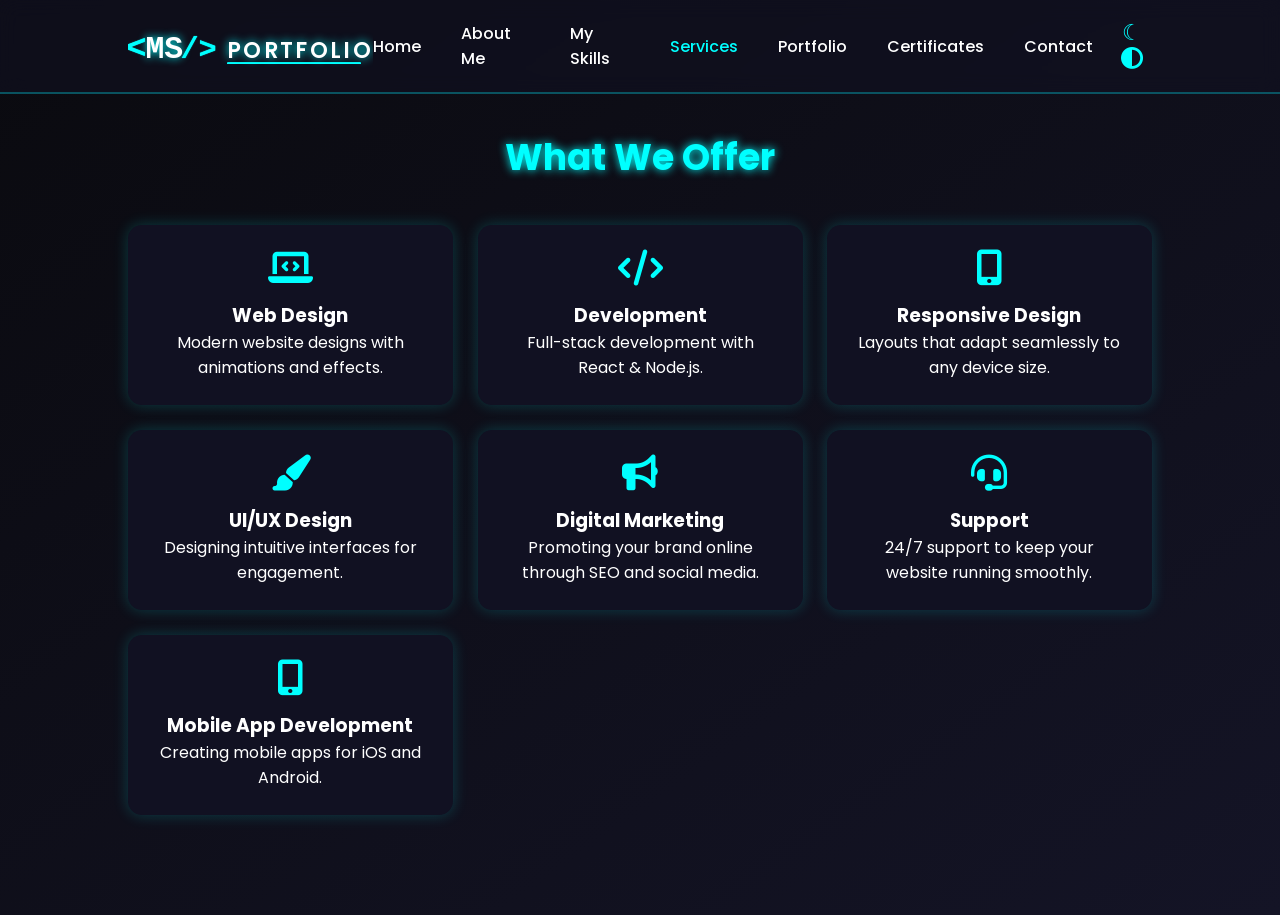
<file: sevices.html>
<!doctype html>
<html lang="en">
  <head>
    <meta charset="UTF-8" />
    <meta name="viewport" content="width=device-width, initial-scale=1.0" />
    <title>Document</title>
    <link
      href="https://fonts.googleapis.com/css2?family=Poppins:wght@300;400;600;700;900&display=swap"
      rel="stylesheet"
    />
    <!-- AOS CSS -->
    <link href="https://unpkg.com/aos@2.3.1/dist/aos.css" rel="stylesheet" />
    <link rel="stylesheet" href="00.css" />
    <link
      rel="stylesheet"
      href="https://cdnjs.cloudflare.com/ajax/libs/font-awesome/6.5.0/css/all.min.css"
    />

    <style>
      /* ===== Animation Keyframes ===== */
      @keyframes zoomFade {
        from {
          opacity: 0;
          transform: scale(0.5) translateY(40px);
        }
        to {
          opacity: 1;
          transform: scale(1) translateY(0);
        }
      }

      /* ===== Initial State ===== */

      /* ===== Appear Animation ===== */
      .card.show {
        animation: zoomFade 0.8s ease forwards;
      }
    </style>
  </head>
  <body>
    <!-- HEADER -->
    <header>
      <!-- LOGO -->
      <svg
        xmlns="http://www.w3.org/2000/svg"
        viewBox="0 0 420 70"
        width="250"
        height="50"
      >
        <!-- <MS/> -->
        <text
          x="-3"
          y="55"
          font-family="monospace"
          font-size="58"
          font-weight="700"
          fill="#0ff"
          opacity="7"
          style="text-shadow: 0 0 1px #0ff"
        >
          &lt;
        </text>

        <text
          x="30"
          y="55"
          font-family="monospace"
          font-size="54"
          font-weight="700"
          fill=" var(--text)"
          opacity="3"
          style="text-shadow: 0 0 8px #0ff"
        >
          MS
        </text>

        <text
          x="90"
          y="55"
          font-family="monospace"
          font-size="52"
          font-weight="700"
          fill="#0ff"
          opacity="7"
          style="text-shadow: 0 0 1px #0ff"
        >
          /&gt;
        </text>

        <!-- PORTFOLIO -->
        <text
          x="170"
          y="55"
          font-family="Poppins, sans-serif"
          font-size="38"
          font-weight="600"
          letter-spacing="4"
          fill=" var(--text)"
          style="text-shadow: 0 0 10px #0ff"
        >
          PORTFOLIO
        </text>

        <!-- خط تحت -->
        <rect
          x="170"
          y="63"
          width="230"
          height="3"
          rx="2"
          fill="#0ff"
          opacity="7"
          style="filter: drop-shadow(0 0 1px #0ff)"
        />
      </svg>

      <!-- قائمة الكمبيوتر -->
      <nav class="desk-nav">
        <a href="index.html">Home</a>
        <a href="about me.html">About Me</a>
        <a href="my skiils.html">My Skills</a>
        <a href="sevices.html">Services</a>
        <a href="portofolio.html">Portfolio</a>
        <a href="certificates.html">Certificates</a>
        <a href="contact.html">Contact</a>
      </nav>

      <!-- زر القائمة (موبايل) -->
      <button class="menu-toggle">
        <span></span>
        <span></span>
        <span></span>
        <span class="menu-hint-bubble">more<br />pages</span>
      </button>

      <!-- زر الثيم -->
      <button class="theme-toggle desk-only">
        <i class="fas fa-adjust"></i>
      </button>
    </header>

    <!-- قائمة الموبايل -->
    <nav class="mobile-nav">
      <button class="theme-toggle top"><i class="fas fa-adjust"></i></button>
      <a href="index.html">Home</a>
      <a href="about me.html">About Me</a>
      <a href="my skiils.html">My Skills</a>
      <a href="sevices.html">Services</a>
      <a href="portofolio.html">Portfolio</a>
      <a href="certificates.html">Certificates</a>
      <a href="contact.html">Contact</a>
    </nav>
    <div class="overlay"></div>

    <!-- SERVICES -->
    <section id="services">
      <h2 style="padding-top: 30px">What We Offer</h2>
      <div class="services">
        <div class="card">
          <i class="fas fa-laptop-code"></i>
          <h3>Web Design</h3>
          <p>Modern website designs with animations and effects.</p>
        </div>
        <div class="card">
          <i class="fas fa-code"></i>
          <h3>Development</h3>
          <p>Full-stack development with React & Node.js.</p>
        </div>
        <div class="card">
          <i class="fas fa-mobile-alt"></i>
          <h3>Responsive Design</h3>
          <p>Layouts that adapt seamlessly to any device size.</p>
        </div>
        <div class="card">
          <i class="fas fa-paint-brush"></i>
          <h3>UI/UX Design</h3>
          <p>Designing intuitive interfaces for engagement.</p>
        </div>
        <div class="card">
          <i class="fas fa-bullhorn"></i>
          <h3>Digital Marketing</h3>
          <p>Promoting your brand online through SEO and social media.</p>
        </div>
        <div class="card">
          <i class="fas fa-headset"></i>
          <h3>Support</h3>
          <p>24/7 support to keep your website running smoothly.</p>
        </div>
        <div class="card">
          <i class="fas fa-mobile-screen-button"></i>
          <h3>Mobile App Development</h3>
          <p>Creating mobile apps for iOS and Android.</p>
        </div>
        <div class="card">
          <i class="fas fa-microchip"></i>
          <h3>IoT Solutions</h3>
          <p>Smart devices and IoT technology integration.</p>
        </div>
      </div>
    </section>

    <!-- AOS -->
    <script src="https://unpkg.com/aos@2.3.1/dist/aos.js"></script>

    <script>
      document.addEventListener("DOMContentLoaded", () => {
        // ===== Menu Toggle =====
        const toggleBtn = document.querySelector(".menu-toggle");
        const navMenu = document.querySelector("nav");
        const hintBubble = document.querySelector(".menu-hint-bubble");

        // إظهار رسالة "more / pages" بعد 10 ثواني من دخول الموقع
        let hintHideTimeout;
        const hintTimeout = setTimeout(() => {
          if (toggleBtn && !toggleBtn.classList.contains("active")) {
            hintBubble?.classList.add("show");
            hintHideTimeout = setTimeout(() => {
              hintBubble?.classList.remove("show");
            }, 6000);
          }
        }, 10000);

        toggleBtn?.addEventListener("click", () => {
          navMenu.classList.toggle("active");
          hintBubble?.classList.remove("show");
          clearTimeout(hintTimeout);
          clearTimeout(hintHideTimeout);
        });

        // ===== Typed Effect =====
        const phrases = [
          "build responsive websites.",
          "design intuitive interfaces.",
          "turn ideas into products.",
        ];
        const typedEl = document.getElementById("typed");
        let phraseIndex = 0,
          charIndex = 0,
          deleting = false;

        function typeEffect() {
          if (!typedEl) return;
          const current = phrases[phraseIndex];
          if (!deleting) {
            typedEl.textContent = current.slice(0, ++charIndex);
            if (charIndex === current.length) {
              deleting = true;
              setTimeout(typeEffect, 1200);
              return;
            }
          } else {
            typedEl.textContent = current.slice(0, --charIndex);
            if (charIndex === 0) {
              deleting = false;
              phraseIndex = (phraseIndex + 1) % phrases.length;
            }
          }
          setTimeout(typeEffect, deleting ? 60 : 90);
        }
        typeEffect();

        // ===== Scroll Animations =====
        const cards = document.querySelectorAll(".card");
        const observer = new IntersectionObserver(
          (entries, observer) => {
            entries.forEach((entry, i) => {
              if (entry.isIntersecting) {
                setTimeout(() => {
                  entry.target.classList.add("show");
                }, i * 200); // Delay لكل كارت
                observer.unobserve(entry.target);
              }
            });
          },
          { threshold: 0.1 },
        );
        cards.forEach((el) => observer.observe(el));

        // ===== AOS Initialization =====
        AOS.init({
          duration: 1000,
          once: true,
        });
      });
    </script>

    <script src="333.js"></script>
  </body>
</html>
</file>
<file: style.css>
/* =========================================================
   Mina Shenouda — portfolio
   Direction: dark ink + a single "signal lime" accent,
   Instrument Serif display, Inter Tight text, JetBrains Mono labels.
   ========================================================= */

/* ===== Tokens ===== */
:root{
  --bg:#0d0e12;--bg2:#111319;--card:#16181f;--card2:#1b1e26;
  --line:rgba(255,255,255,.085);--line2:rgba(255,255,255,.16);
  --text:#ecebe6;--muted:#b3b5c0;
  --accent:#f0b35a;--on-accent:#1a1204;--soft:rgba(240,179,90,.12);--glow:rgba(240,179,90,.22);
  --ok:#4ade80;
  --shadow:0 24px 60px -28px rgba(0,0,0,.7);
  --hh:72px;--r:20px;--r-lg:28px;
  --serif:"Instrument Serif","Times New Roman",Georgia,serif;
  --sans:"Inter Tight","Inter",system-ui,-apple-system,"Segoe UI",sans-serif;
  --mono:"JetBrains Mono",ui-monospace,SFMono-Regular,Menlo,monospace;
  --ease:cubic-bezier(.2,.7,.2,1);
}
[data-theme=light]{
  --bg:#f6f4ee;--bg2:#efece3;--card:#fff;--card2:#f8f6f0;
  --line:rgba(20,20,30,.11);--line2:rgba(20,20,30,.22);
  --text:#17171c;--muted:#474955;
  --accent:#9a5608;--on-accent:#fff;--soft:rgba(180,105,14,.1);--glow:rgba(180,105,14,.2);
  --ok:#15803d;
  --shadow:0 24px 60px -32px rgba(30,30,50,.3);
}

/* ===== Base ===== */
*{margin:0;padding:0;box-sizing:border-box}
html{scroll-behavior:smooth;scroll-padding-top:calc(var(--hh) + 12px);-webkit-text-size-adjust:100%}
body{font-family:var(--sans);font-size:1.0625rem;background:var(--bg);color:var(--text);line-height:1.65;overflow-x:hidden;transition:background .35s,color .35s;-webkit-font-smoothing:antialiased;text-rendering:optimizeLegibility}
body.no-scroll{overflow:hidden}
img{max-width:100%;height:auto;display:block}
a{color:inherit}
ul,ol{list-style:none}
button{font:inherit}
::selection{background:var(--accent);color:var(--on-accent)}
:focus-visible{outline:2px solid var(--accent);outline-offset:3px;border-radius:6px}
.skip{position:absolute;inset-inline-start:12px;top:-60px;background:var(--accent);color:var(--on-accent);padding:8px 14px;border-radius:8px;z-index:2000;font-weight:600}
.skip:focus{top:12px}
.ic{width:1.15em;height:1.15em;fill:none;stroke:currentColor;stroke-width:2;stroke-linecap:round;stroke-linejoin:round;flex:none}
.wrap{width:min(1200px,calc(100% - 48px));margin-inline:auto}
.section{padding:clamp(80px,10vw,136px) 0}
.alt{background:var(--bg2);border-block:1px solid var(--line)}
h1,h2,h3{font-family:var(--serif);font-weight:400;letter-spacing:-.01em;line-height:1.05}
h2{font-size:clamp(2.4rem,5.2vw,4rem);margin-top:14px}
em{font-style:italic;color:var(--accent)}
.kicker{display:inline-flex;align-items:center;gap:10px;font:500 .74rem var(--mono);letter-spacing:.14em;text-transform:uppercase;color:var(--accent)}
.kicker::before{content:"";width:22px;height:1px;background:currentColor;opacity:.7}
#progress{position:fixed;top:0;inset-inline-start:0;height:2px;width:0;background:var(--accent);z-index:1300}

/* Section heading: title left, intro right */
.sec-head{display:grid;grid-template-columns:minmax(0,1.3fr) minmax(0,1fr);column-gap:clamp(24px,6vw,80px);align-items:end;margin-bottom:clamp(40px,6vw,72px)}
.sec-head .kicker{grid-column:1/-1}
.sec-head h2{grid-column:1}
.sec-sub{grid-column:2;color:var(--muted);font-size:1.05rem;max-width:44ch;padding-bottom:.4rem}
.sec-head:not(:has(.sec-sub)) h2{grid-column:1/-1}
@media(max-width:820px){.sec-head{grid-template-columns:1fr}.sec-sub{grid-column:1;margin-top:16px}}

/* ===== Header ===== */
.site-header{position:fixed;inset:0 0 auto 0;height:var(--hh);display:flex;align-items:center;justify-content:space-between;gap:16px;padding:0 clamp(16px,4vw,48px);background:linear-gradient(var(--bg) 30%,transparent);z-index:1200;transition:background .3s}
.site-header.scrolled{background:color-mix(in srgb,var(--bg) 78%,transparent);backdrop-filter:blur(16px) saturate(1.4);-webkit-backdrop-filter:blur(16px) saturate(1.4);box-shadow:0 1px 0 var(--line)}
.logo{display:flex;align-items:center;gap:12px;text-decoration:none;font-weight:500;letter-spacing:-.01em}
.mark{display:grid;place-items:center;width:38px;height:38px;border-radius:12px;background:var(--accent);color:var(--on-accent);font:500 .82rem var(--mono);letter-spacing:-.02em}
.desk-nav{position:absolute;inset-inline-start:50%;transform:translateX(-50%);display:flex;gap:2px;padding:5px;border:1px solid var(--line);border-radius:999px;background:color-mix(in srgb,var(--card) 70%,transparent);backdrop-filter:blur(14px);-webkit-backdrop-filter:blur(14px)}
html[dir=rtl] .desk-nav{transform:translateX(50%)}
.desk-nav a,.drawer a{text-decoration:none;font-size:.9rem;font-weight:500;color:var(--muted);transition:color .25s,background .25s}
.desk-nav a{padding:8px 16px;border-radius:999px}
.desk-nav a:hover,.drawer a:hover{color:var(--text)}
.desk-nav a.active,.drawer a.active{color:var(--on-accent);background:var(--accent)}
.hdr-actions{display:flex;align-items:center;gap:10px}
.theme-btn,.menu-btn,.to-top,.soc a{width:42px;height:42px;display:grid;place-items:center;border-radius:50%;border:1px solid var(--line2);background:transparent;color:var(--text);cursor:pointer;transition:border-color .25s,color .25s,transform .25s,background .25s;text-decoration:none}
.theme-btn:hover,.menu-btn:hover,.to-top:hover,.soc a:hover{border-color:var(--accent);color:var(--accent);transform:translateY(-2px)}
[data-theme=dark] .i-moon,[data-theme=light] .i-sun{display:none}
.menu-btn{display:none;gap:4px;align-content:center}
.menu-btn span{display:block;width:18px;height:2px;background:currentColor;border-radius:2px;transition:.3s}
.menu-btn[aria-expanded=true] span:nth-child(1){transform:translateY(6px) rotate(45deg)}
.menu-btn[aria-expanded=true] span:nth-child(2){opacity:0}
.menu-btn[aria-expanded=true] span:nth-child(3){transform:translateY(-6px) rotate(-45deg)}
.drawer{position:fixed;top:0;inset-inline-start:0;height:100dvh;width:min(320px,84vw);padding:calc(var(--hh) + 20px) 20px 24px;display:flex;flex-direction:column;gap:2px;background:var(--bg2);border-inline-end:1px solid var(--line);transform:translateX(-100%);visibility:hidden;transition:transform .4s var(--ease),visibility .4s;z-index:1100}
.drawer.open{transform:none;visibility:visible}
.drawer a{padding:14px 16px;border-radius:14px;font-family:var(--serif);font-size:1.7rem;color:var(--text);line-height:1.2}
.drawer a.active{background:var(--soft);color:var(--accent)}
.scrim{position:fixed;inset:0;background:rgba(0,0,0,.6);opacity:0;pointer-events:none;transition:opacity .3s;z-index:1050}
.scrim.open{opacity:1;pointer-events:auto}
@media(max-width:1000px){.desk-nav{display:none}.menu-btn{display:grid}.logo-name{display:none}}

/* ===== Buttons ===== */
.btn{display:inline-flex;align-items:center;justify-content:center;gap:10px;padding:13px 24px;border-radius:999px;background:var(--accent);color:var(--on-accent);font:500 .95rem var(--sans);text-decoration:none;border:1px solid var(--accent);cursor:pointer;transition:transform .3s var(--ease),box-shadow .3s,background .25s,color .25s,border-color .25s}
.btn:hover{transform:translateY(-2px);box-shadow:0 14px 30px -12px var(--glow),0 0 0 4px var(--soft)}
.btn:active{transform:translateY(0)}
.btn-ghost{background:transparent;color:var(--text);border-color:var(--line2)}
.btn-ghost:hover{border-color:var(--accent);color:var(--accent);box-shadow:none}
.btn-sm{padding:9px 18px;font-size:.88rem}
.btn-lg{padding:16px 30px;font-size:1rem}
.btn .ic{transition:transform .3s var(--ease)}
.btn:hover .ic{transform:translate(2px,-2px)}
.row{display:flex;gap:12px;flex-wrap:wrap;align-items:center}
.textlink{display:inline-flex;align-items:center;gap:8px;font-weight:500;font-size:.93rem;color:var(--muted);text-decoration:none;border-bottom:1px solid var(--line2);padding-bottom:2px;transition:color .25s,border-color .25s}
.textlink:hover{color:var(--accent);border-color:var(--accent)}

/* ===== Hero ===== */
.hero{position:relative;padding:calc(var(--hh) + clamp(28px,5vw,64px)) 0 0;overflow:hidden}
.hero::before{content:"";position:absolute;inset:0;background:radial-gradient(50% 55% at 85% 20%,var(--glow),transparent 70%),linear-gradient(var(--line) 1px,transparent 1px) 0 0/80px 80px,linear-gradient(90deg,var(--line) 1px,transparent 1px) 0 0/80px 80px;-webkit-mask:radial-gradient(80% 80% at 70% 25%,#000,transparent);mask:radial-gradient(80% 80% at 70% 25%,#000,transparent);opacity:.8;pointer-events:none}
.hero-grid{position:relative;display:grid;grid-template-columns:minmax(0,1.25fr) minmax(0,.75fr);gap:clamp(32px,5vw,80px);align-items:center}
.avail{display:inline-flex;align-items:center;gap:10px;padding:7px 16px 7px 12px;border:1px solid var(--line2);border-radius:999px;font:500 .74rem var(--mono);letter-spacing:.06em;text-transform:uppercase;color:var(--text);background:color-mix(in srgb,var(--card) 80%,transparent)}
.avail i{width:8px;height:8px;border-radius:50%;background:var(--ok);animation:pulse 2s infinite}
@keyframes pulse{0%{box-shadow:0 0 0 0 color-mix(in srgb,var(--ok) 60%,transparent)}70%,100%{box-shadow:0 0 0 9px transparent}}
.hero h1{font-size:clamp(2.8rem,6.3vw,5.5rem);line-height:.98;letter-spacing:-.025em;margin:28px 0 26px;text-wrap:balance}
.lead{font-size:clamp(1.05rem,1.5vw,1.22rem);color:var(--muted);max-width:54ch}
.cta{margin:36px 0 26px}
.sub{gap:20px}
.soc{display:flex;gap:10px}
.soc a{width:40px;height:40px}
.portrait{position:relative;max-width:440px;margin-inline-start:auto;width:100%}
.portrait::before{content:"";position:absolute;inset:-14px;border:1px solid var(--line2);border-radius:999px 999px calc(var(--r-lg) + 14px) calc(var(--r-lg) + 14px)}
.portrait img{position:relative;width:100%;aspect-ratio:4/5;object-fit:cover;object-position:50% 25%;border-radius:999px 999px var(--r-lg) var(--r-lg);box-shadow:var(--shadow);filter:saturate(.95) contrast(1.02)}
.stack-card{position:absolute;inset-inline-start:-36px;bottom:36px;padding:13px 18px;background:color-mix(in srgb,var(--card) 88%,transparent);backdrop-filter:blur(14px);-webkit-backdrop-filter:blur(14px);border:1px solid var(--line2);border-radius:16px;box-shadow:var(--shadow);font:500 .78rem var(--mono);animation:float 7s ease-in-out infinite}
.stack-card small{display:block;color:var(--accent);font-size:.66rem;letter-spacing:.14em;text-transform:uppercase;margin-bottom:3px}
@keyframes float{50%{transform:translateY(-8px)}}
.stats{position:relative;display:grid;grid-template-columns:repeat(3,1fr);margin-top:clamp(48px,7vw,88px);border-top:1px solid var(--line2)}
.stats>div{display:flex;align-items:baseline;gap:18px;padding:26px clamp(8px,2vw,28px);border-inline-end:1px solid var(--line)}
.stats>div:first-child{padding-inline-start:0}
.stats>div:last-child{border-inline-end:0}
.stats b{font:400 clamp(3rem,5.6vw,4.8rem)/.9 var(--serif);color:var(--text)}
.stats span{display:block;max-width:16ch;font:500 .72rem/1.4 var(--mono);letter-spacing:.1em;text-transform:uppercase;color:var(--muted)}
@media(max-width:900px){.hero-grid{grid-template-columns:1fr}.portrait{margin:16px auto 0;max-width:340px}.stack-card{inset-inline-start:-10px}}
@media(max-width:600px){.stats>div{flex-direction:column;gap:8px;padding:20px 10px}.stats b{font-size:2.8rem}.stats span{font-size:.64rem}}

/* ===== Tech marquee ===== */
.strip{border-block:1px solid var(--line);background:var(--bg2);overflow:hidden;margin-top:0}
.marquee{display:flex;overflow:hidden;-webkit-mask:linear-gradient(90deg,transparent,#000 8%,#000 92%,transparent);mask:linear-gradient(90deg,transparent,#000 8%,#000 92%,transparent)}
.track{display:flex;flex:none;gap:clamp(36px,5vw,72px);padding:22px clamp(18px,2.5vw,36px);font:500 .84rem var(--mono);letter-spacing:.12em;text-transform:uppercase;color:var(--muted);animation:marq 36s linear infinite}
.track span{display:inline-flex;align-items:center;gap:clamp(36px,5vw,72px);white-space:nowrap}
.track span::after{content:"";width:5px;height:5px;border-radius:50%;background:var(--accent);opacity:.8}
@keyframes marq{to{transform:translateX(-100%)}}
html[dir=rtl] .track{animation-name:marq-rtl}
@keyframes marq-rtl{to{transform:translateX(100%)}}
.marquee:hover .track{animation-play-state:paused}

/* ===== Services (editorial rows) ===== */
.services{counter-reset:svc;border-top:1px solid var(--line2)}
.svc{counter-increment:svc;position:relative;isolation:isolate;display:grid;grid-template-columns:64px minmax(0,1.1fr) minmax(0,1.4fr) 56px;gap:clamp(14px,3vw,40px);align-items:center;padding:clamp(24px,3vw,38px) 0;border-bottom:1px solid var(--line);transition:padding .4s var(--ease)}
.svc::before{content:"0" counter(svc);font:500 .78rem var(--mono);color:var(--muted);letter-spacing:.1em}
.svc::after{content:"";position:absolute;inset:0 -20px;background:var(--soft);opacity:0;transition:opacity .35s;z-index:-1;border-radius:var(--r)}
.svc:hover::after{opacity:1}
.svc:hover{padding-inline:8px}
.svc-ic{grid-column:4;grid-row:1;justify-self:end;display:grid;place-items:center;width:52px;height:52px;border-radius:50%;border:1px solid var(--line2);color:var(--accent);font-size:1.25rem;transition:background .3s,color .3s,border-color .3s}
.svc:hover .svc-ic{background:var(--accent);color:var(--on-accent);border-color:var(--accent)}
.svc h3{grid-column:2;grid-row:1;font-size:clamp(1.6rem,2.8vw,2.3rem)}
.svc p{grid-column:3;grid-row:1;color:var(--muted);font-size:.98rem;max-width:52ch}
@media(max-width:860px){.svc{grid-template-columns:44px 1fr 48px;row-gap:8px}.svc h3{grid-column:2}.svc p{grid-column:2/-1;grid-row:2}.svc-ic{grid-column:3;width:44px;height:44px}}

/* ===== Tags ===== */
.tags{display:flex;flex-wrap:wrap;gap:8px}
.tags li{padding:6px 14px;border:1px solid var(--line2);border-radius:999px;font:500 .78rem var(--mono);letter-spacing:.02em;color:var(--muted);transition:border-color .25s,color .25s,background .25s}
.tags li:hover{border-color:var(--accent);color:var(--accent)}

/* ===== Projects ===== */
.project{position:relative;display:grid;grid-template-columns:repeat(12,minmax(0,1fr));gap:clamp(24px,3vw,48px);align-items:center;margin-bottom:clamp(80px,11vw,150px)}
.project:last-child{margin-bottom:0}
.devices{grid-column:1/8;position:relative}
.devices::before{content:"";position:absolute;inset:8% 4% -6%;background:radial-gradient(closest-side,var(--glow),transparent);filter:blur(36px);opacity:.55;z-index:0;pointer-events:none}
.shot{position:relative;z-index:1;display:block;border:1px solid var(--line2);border-radius:var(--r-lg);overflow:hidden;background:var(--card);box-shadow:var(--shadow);transition:transform .5s var(--ease),border-color .3s}
.shot:hover{transform:translateY(-6px);border-color:var(--accent)}
.shot img{width:100%;height:auto;aspect-ratio:2000/1110;object-fit:cover;transition:transform .9s var(--ease)}
.shot:hover img{transform:scale(1.03)}
.live-badge{position:absolute;top:16px;inset-inline-start:16px;z-index:2;display:inline-flex;align-items:center;gap:8px;padding:6px 13px;border-radius:999px;background:rgba(13,14,18,.78);backdrop-filter:blur(8px);-webkit-backdrop-filter:blur(8px);color:#ecebe6;font:500 .68rem var(--mono);letter-spacing:.12em;text-transform:uppercase}
.live-badge i{width:7px;height:7px;border-radius:50%;background:#4ade80}
.p-info{grid-column:8/-1;display:flex;flex-direction:column;align-items:flex-start;gap:6px}
.project:nth-of-type(even) .devices{grid-column:6/-1;grid-row:1}
.project:nth-of-type(even) .p-info{grid-column:1/6;grid-row:1}
.pnum{font:400 clamp(4rem,7vw,6rem)/.8 var(--serif);color:transparent;-webkit-text-stroke:1px var(--line2);margin-bottom:10px}
.p-info .kicker{margin-bottom:4px}
.p-info h3{font-size:clamp(2.2rem,4vw,3.4rem);margin-bottom:8px}
.p-info p{color:var(--muted);max-width:46ch}
.p-info .tags{margin:18px 0 6px}
.p-info .row{gap:18px;margin-top:14px}
@media(max-width:960px){
  .project{display:flex;flex-direction:column;align-items:stretch;gap:26px}
  .p-info{align-items:flex-start}
  .pnum{font-size:3.4rem}
  .shot{border-radius:20px}
}

/* ===== Process ===== */
.process-sec{background:radial-gradient(70% 90% at 50% 0%,var(--soft),transparent 70%),var(--bg);border-block:1px solid var(--line)}
.steps{position:relative;display:grid;grid-template-columns:repeat(4,1fr);gap:clamp(18px,2.4vw,32px)}
.step{position:relative;padding:28px 26px 30px;border:1px solid var(--line);border-radius:var(--r);background:color-mix(in srgb,var(--card) 70%,transparent);transition:border-color .3s,transform .4s var(--ease)}
.step:hover{border-color:var(--accent);transform:translateY(-4px)}
.step .num{display:block;font:400 3.6rem/1 var(--serif);color:var(--accent);margin-bottom:44px}
.step h3{font-size:1.7rem;margin-bottom:10px}
.step p{color:var(--muted);font-size:.96rem}
@media(max-width:1000px){.steps{grid-template-columns:repeat(2,1fr)}}
@media(max-width:560px){.steps{grid-template-columns:1fr}.step .num{margin-bottom:22px;font-size:3rem}}

/* ===== About ===== */
.about{display:grid;grid-template-columns:minmax(0,.8fr) minmax(0,1.2fr);gap:clamp(32px,7vw,96px);align-items:center}
.about .sec-head{display:block;margin-bottom:28px}.about .sec-head h2{max-width:14ch}
.about-fig{position:relative;max-width:400px}
.about-fig::before{content:"";position:absolute;inset:14px -14px -14px 14px;border:1px solid var(--accent);border-radius:var(--r-lg);opacity:.55}
.about-fig img{position:relative;width:100%;aspect-ratio:3/4;object-fit:cover;border-radius:var(--r-lg);box-shadow:var(--shadow)}
.about p{font-size:clamp(1.15rem,1.7vw,1.4rem);line-height:1.55;color:var(--muted);margin-bottom:24px;max-width:none}
.about p strong{color:var(--text);font-weight:500}
.facts{display:grid;grid-template-columns:repeat(2,1fr);margin-top:34px;border-top:1px solid var(--line2)}
.fact{padding:22px 0;border-bottom:1px solid var(--line);font-size:1rem}
.fact:nth-child(odd):not(.wide){padding-inline-end:20px}
.fact.wide{grid-column:1/-1}
.fact small{display:block;font:500 .7rem var(--mono);letter-spacing:.14em;text-transform:uppercase;color:var(--accent);margin-bottom:6px}
@media(max-width:860px){.about{grid-template-columns:1fr}.about-fig{max-width:320px}.about .sec-head h2{max-width:none}}
@media(max-width:480px){.facts{grid-template-columns:1fr}.fact:nth-child(odd):not(.wide){padding-inline-end:0}}

/* ===== Skills ===== */
.skills{display:grid;grid-template-columns:repeat(2,1fr);gap:18px}
.group{padding:clamp(24px,3vw,36px);border:1px solid var(--line);border-radius:var(--r-lg);background:linear-gradient(160deg,var(--card),transparent 130%);display:flex;flex-direction:column;gap:6px;transition:border-color .3s}
.group:hover{border-color:var(--line2)}
.group h3{font-size:clamp(1.7rem,2.6vw,2.2rem)}
.group p{font-size:.95rem;color:var(--muted);margin-bottom:18px}
.group .tags{margin-top:auto}
.group .tags li{font-size:.8rem;padding:7px 15px}
.group .tags li.core{background:var(--accent);border-color:var(--accent);color:var(--on-accent);font-weight:500}
@media(max-width:700px){.skills{grid-template-columns:1fr}}

/* ===== Certificates (ledger) ===== */
.certs{border-top:1px solid var(--line2)}
.cert{position:relative;isolation:isolate;display:grid;grid-template-columns:56px minmax(0,1.6fr) minmax(0,1fr) auto;gap:clamp(12px,3vw,36px);align-items:center;padding:24px 0;border-bottom:1px solid var(--line);transition:padding .4s var(--ease)}
.cert::after{content:"";position:absolute;inset:0 -20px;background:var(--soft);opacity:0;transition:opacity .3s;z-index:-1;border-radius:var(--r)}
.cert:hover::after{opacity:1}
.cert:hover{padding-inline:8px}
.cert .n{font:500 .78rem var(--mono);color:var(--muted);letter-spacing:.1em}
.cert h3{font-size:clamp(1.4rem,2.3vw,1.85rem);line-height:1.15}
.cert p{color:var(--muted);font-size:.92rem;font-family:var(--mono)}
.cert a{display:inline-flex;align-items:center;gap:8px;padding:9px 18px;border:1px solid var(--line2);border-radius:999px;font-weight:500;font-size:.88rem;color:var(--text);text-decoration:none;white-space:nowrap;transition:background .25s,color .25s,border-color .25s}
.cert a:hover{background:var(--accent);border-color:var(--accent);color:var(--on-accent)}
.cert a .ic{transition:transform .3s var(--ease)}
.cert a:hover .ic{transform:translate(2px,-2px)}
@media(max-width:760px){.cert{grid-template-columns:40px 1fr;row-gap:6px}.cert p{grid-column:2}.cert a{grid-column:2;justify-self:start;margin-top:8px}}

/* ===== CTA band ===== */
.band{background:var(--accent);color:var(--on-accent);position:relative;overflow:hidden}
.band::before{content:"";position:absolute;inset:0;background:repeating-linear-gradient(115deg,transparent 0 22px,rgba(0,0,0,.05) 22px 23px);pointer-events:none}
.band-in{position:relative;display:flex;align-items:center;justify-content:space-between;gap:28px;flex-wrap:wrap;padding:clamp(52px,7vw,92px) 0}
.band h2{margin:0;font-size:clamp(2.2rem,5vw,4rem);color:var(--on-accent);max-width:18ch}
.band h2 em{color:var(--on-accent);opacity:.7}
.btn-dark{background:#14120d;border-color:#14120d;color:#f6f4ee}
.btn-dark:hover{box-shadow:0 16px 32px -12px rgba(0,0,0,.55)}

/* ===== Contact ===== */
.contact-sec{background:radial-gradient(60% 70% at 12% 0%,var(--soft),transparent 70%),var(--bg)}
.contact{display:grid;grid-template-columns:minmax(0,1fr) minmax(0,1fr);gap:clamp(32px,6vw,88px);align-items:start}
.contact h2{font-size:clamp(2.6rem,5.6vw,4.6rem)}
.c-copy>p{color:var(--muted);margin:22px 0 10px;max-width:44ch}
.links{display:grid;gap:10px;margin-top:28px}
.links a{display:flex;align-items:center;gap:16px;padding:14px 18px;border:1px solid var(--line);border-radius:var(--r);background:var(--card);text-decoration:none;transition:border-color .25s,transform .3s var(--ease)}
.links a:hover{border-color:var(--accent);transform:translateX(6px)}
html[dir=rtl] .links a:hover{transform:translateX(-6px)}
.links .ic-box{display:grid;place-items:center;width:44px;height:44px;border-radius:50%;background:var(--soft);color:var(--accent)}
.links b{display:block;font-weight:500}
.links small{color:var(--muted);direction:ltr;display:block;word-break:break-all;font:400 .82rem var(--mono)}
.links .go{margin-inline-start:auto;color:var(--muted);transition:color .25s}
.links a:hover .go{color:var(--accent)}
.brief{padding:clamp(24px,3.4vw,40px);border:1px solid var(--line2);border-radius:var(--r-lg);background:var(--card);box-shadow:var(--shadow);display:grid;gap:22px}
.brief h3{font-size:2rem}
.brief fieldset{border:0}
.brief legend,.fld>span{display:block;font:500 .72rem var(--mono);letter-spacing:.12em;text-transform:uppercase;color:var(--muted);margin-bottom:10px;padding:0}
.chips{display:flex;flex-wrap:wrap;gap:8px}
.chips label{cursor:pointer}
.chips input{position:absolute;opacity:0;pointer-events:none}
.chips span{display:inline-block;padding:9px 16px;border:1px solid var(--line2);border-radius:999px;font-size:.88rem;color:var(--muted);transition:.2s}
.chips label:hover span{border-color:var(--accent);color:var(--text)}
.chips input:checked+span{background:var(--accent);border-color:var(--accent);color:var(--on-accent);font-weight:500}
.chips input:focus-visible+span{outline:2px solid var(--accent);outline-offset:3px}
.fld{display:block}
.fld input,.fld textarea{width:100%;padding:14px 16px;border:1px solid var(--line2);border-radius:14px;background:var(--bg);color:var(--text);font:400 1rem var(--sans);resize:vertical;transition:border-color .2s,box-shadow .2s}
.fld input:focus,.fld textarea:focus{outline:0;border-color:var(--accent);box-shadow:0 0 0 4px var(--soft)}
.fld ::placeholder{color:var(--muted);opacity:.7}
@media(max-width:900px){.contact{grid-template-columns:1fr}}

/* ===== FAQ ===== */
.faq{max-width:860px;border-top:1px solid var(--line2)}
.faq details{border-bottom:1px solid var(--line)}
.faq summary{list-style:none;cursor:pointer;display:flex;justify-content:space-between;align-items:center;gap:20px;padding:26px 0;font-family:var(--serif);font-size:clamp(1.4rem,2.4vw,1.9rem);line-height:1.2;transition:color .25s}
.faq summary:hover,.faq details[open] summary{color:var(--accent)}
.faq summary::-webkit-details-marker{display:none}
.faq summary::after{content:"+";flex:none;display:grid;place-items:center;width:38px;height:38px;border:1px solid var(--line2);border-radius:50%;font:400 1.3rem var(--mono);color:var(--accent);transition:transform .3s var(--ease),background .25s}
.faq details[open] summary::after{transform:rotate(45deg);background:var(--soft)}
.faq summary:focus-visible{outline-offset:2px;border-radius:8px}
.faq p{padding:0 0 28px;color:var(--muted);max-width:62ch}

/* ===== Footer ===== */
.site-footer{padding:30px 0;border-top:1px solid var(--line);color:var(--muted);font-size:.88rem}
.site-footer .wrap{display:flex;justify-content:space-between;gap:12px;flex-wrap:wrap}
.site-footer a{text-decoration:none;border-bottom:1px solid var(--line2);transition:color .25s,border-color .25s}
.site-footer a:hover{color:var(--accent);border-color:var(--accent)}
.to-top{position:fixed;inset-inline-end:18px;bottom:18px;background:var(--card);opacity:0;visibility:hidden;transform:translateY(10px);z-index:900}
.to-top.show{opacity:1;visibility:visible;transform:none}

/* ===== Language switch ===== */
.lang-switch{direction:ltr;display:inline-flex;align-items:center;gap:2px;height:42px;padding:3px;border:1px solid var(--line2);border-radius:999px;background:transparent}
.lang-switch button{min-width:42px;height:100%;padding:0 12px;border:0;border-radius:999px;background:transparent;color:var(--muted);font:500 .76rem var(--mono);letter-spacing:.06em;cursor:pointer;transition:background .25s,color .25s}
.lang-switch button[lang=ar]{font-family:"IBM Plex Sans Arabic","Segoe UI",Tahoma,sans-serif;font-size:.88rem;letter-spacing:0}
.lang-switch button:hover{color:var(--text)}
.lang-switch button[aria-pressed=true]{background:var(--accent);color:var(--on-accent)}
.lang-switch button:focus-visible{outline-offset:1px}
@media(max-width:480px){.lang-switch button{min-width:36px;padding:0 9px}.hdr-actions{gap:8px}.hire{padding:8px 14px}}
@media(max-width:380px){.hire{display:none}}

/* ===== Motion ===== */
.reveal{opacity:0;transform:translateY(24px);transition:opacity .8s var(--ease),transform .8s var(--ease);transition-delay:var(--d,0s)}
.reveal.in{opacity:1;transform:none}
@media(prefers-reduced-motion:reduce){
  html{scroll-behavior:auto}
  *,*::before,*::after{animation:none!important;transition:none!important}
  .reveal{opacity:1;transform:none}
  .marquee{overflow-x:auto}
}

/* ===== Small-screen refinements ===== */
@media(max-width:900px){
  .hero::before{background:radial-gradient(90% 38% at 50% 0%,var(--glow),transparent 70%),linear-gradient(var(--line) 1px,transparent 1px) 0 0/64px 64px,linear-gradient(90deg,var(--line) 1px,transparent 1px) 0 0/64px 64px;-webkit-mask:linear-gradient(#000 40%,transparent);mask:linear-gradient(#000 40%,transparent)}
}
@media(max-width:480px){
  .wrap{width:calc(100% - 40px)}
  .hire{display:none}
  .hero{padding-top:calc(var(--hh) + 16px)}
  .avail{font-size:.64rem;padding:6px 12px 6px 10px}
  .hero h1{font-size:clamp(2.5rem,12.4vw,3rem);margin:20px 0 16px}
  .lead{font-size:1rem;line-height:1.6}
  .cta{flex-wrap:nowrap;gap:10px;margin:26px 0 20px}
  .cta .btn-lg{flex:1 1 0;padding:14px 10px;font-size:.92rem;white-space:nowrap}
  .cta .btn .ic{display:none}
  .portrait{max-width:300px;margin-top:28px}
}

/* ===== Arabic / RTL ===== */
html[lang=ar]{--serif:"Cairo","Segoe UI",Tahoma,sans-serif;--sans:"IBM Plex Sans Arabic","Inter Tight","Segoe UI",Tahoma,sans-serif}
html[lang=ar] *{letter-spacing:0!important}
html[lang=ar] body{line-height:1.85}
html[lang=ar] h1,html[lang=ar] h2,html[lang=ar] h3{font-weight:700;line-height:1.3}
html[lang=ar] .hero h1{font-size:clamp(2.3rem,5.4vw,4.4rem);line-height:1.3}
html[lang=ar] h2{font-size:clamp(2rem,4.2vw,3.2rem)}
html[lang=ar] .contact h2{font-size:clamp(2.2rem,4.6vw,3.6rem)}
html[lang=ar] .band h2{font-size:clamp(1.9rem,4vw,3.1rem)}
html[lang=ar] .svc h3,html[lang=ar] .cert h3,html[lang=ar] .group h3,html[lang=ar] .step h3{font-size:clamp(1.3rem,2.2vw,1.8rem)}
html[lang=ar] .faq summary{font-size:clamp(1.15rem,2vw,1.5rem);font-weight:600}
html[lang=ar] em{font-style:normal}
html[lang=ar] .kicker,html[lang=ar] .stack-card,html[lang=ar] .fact small,html[lang=ar] .brief legend,html[lang=ar] .fld>span,html[lang=ar] .avail,html[lang=ar] .stats span,html[lang=ar] .tags li,html[lang=ar] .live-badge,html[lang=ar] .cert p{font-family:var(--sans);text-transform:none}
html[lang=ar] .kicker,html[lang=ar] .avail{font-size:.9rem;font-weight:500}
html[lang=ar] .stats span,html[lang=ar] .stack-card small,html[lang=ar] .live-badge{font-size:.8rem}
html[lang=ar] .stats b,html[lang=ar] .pnum,html[lang=ar] .step .num{font-family:var(--sans);font-weight:500}
html[lang=ar] .logo-name,html[lang=ar] .drawer a{font-family:var(--sans);font-weight:600}
html[lang=ar] .drawer a{font-size:1.4rem}
html[lang=ar] .pnum{-webkit-text-stroke-width:1px}
html[dir=rtl] .ic.flip{transform:scaleX(-1)}
html[dir=rtl] .btn:hover .ic.flip,html[dir=rtl] .cert a:hover .ic.flip{transform:scaleX(-1) translate(2px,-2px)}
html[dir=rtl] .drawer{transform:translateX(100%)}
html[dir=rtl] .drawer.open{transform:none}
html[dir=rtl] .links small[dir=ltr]{text-align:right}
@media(min-width:901px){html[dir=rtl] .portrait{margin-inline-start:0;margin-inline-end:auto}}
.tags li{unicode-bidi:plaintext}
</file>
<file: 00.css>
:root {
  --bg-start: #0a0a0f;
  --bg-end: #141426;
  --panel: #111122;
  --accent: #0ff; /* أخضر نيون ثابت */
  --muted: #9aa0a6;
  --text: #fff;
}

/* الوضع الداكن */
[data-theme="dark"] {
  --bg-start: #0a0a0f;
  --bg-end: #141426;
  --panel: #111122;
  --text: #fff;
  --accent: #0ff;
}

/* الوضع الفاتح */
[data-theme="light"] {
  --bg-start: #f9f9ff;
  --bg-end: #e0e0ff;
  --panel: #fff;
  --text: #000000 !important; /* النص غامق عشان يبان */
  --accent: #0ff;
}

/* ===== Global ===== */
* {
  margin: 0;
  padding: 0;
  box-sizing: border-box;
}

body {
  font-family: "Poppins", sans-serif;
  background: linear-gradient(145deg, var(--bg-start), var(--bg-end));
  color: var(--text);
  overflow-x: hidden;
  scroll-behavior: smooth;
  transition:
    background 0.5s ease,
    color 0.5s ease;
}

/* ===== HEADER ===== */
header {
  width: 100%;
  padding: 20px 10%;
  display: flex;
  justify-content: space-between;
  align-items: center;
  position: fixed;
  top: 0;
  left: 0;
  background: rgba(17, 17, 34, 0.6) /* لون غامق شفاف */ !important;
  border-bottom: 2px solid rgba(0, 240, 255, 0.3); /* خط تحت بسيط نيون */

  backdrop-filter: blur(10px);
  z-index: 1000;
  animation: slideDown 1s ease forwards;
}

/* حركة نزول الهيدر */
@keyframes slideDown {
  from {
    transform: translateY(-20px);
    opacity: 0;
  }
  to {
    transform: translateY(0);
    opacity: 1;
  }
}

.logo {
  font-size: 28px;
  font-weight: 700;
  color: var(--muted) !important;
  text-shadow: 0 0 15px var(--accent);
}

nav {
  display: flex;
  gap: 40px !important;
  align-items: center;
}

nav a {
  text-decoration: none;
  color: var(--text) !important;
  font-weight: 500;
  position: relative;
  transition: 0.3s;
}

nav a::after {
  content: "";
  position: absolute;
  left: 0;
  bottom: -6px;
  width: 0%;
  height: 2px;
  background: var(--accent);
  box-shadow: 0 0 8px var(--accent);
  transition: 0.3s;
}

nav a:hover {
  color: var(--accent) !important;
}
nav a:hover::after {
  width: 100%;
}
nav a.active {
  color: var(--accent) !important;
}

nav a.active::after {
  width: 0%;
}

/* زر تغيير الثيم */
.theme-toggle {
  font-size: 22px;
  margin-left: 20px;
  color: var(--accent);
  cursor: pointer;
  background: none;
  border: none;
  width: 40px;
}

/* ===== HERO ===== */
.hero {
  min-height: 100vh;
  display: flex;
  align-items: center;
  justify-content: space-between;
  padding: 0 10%;
  padding-top: 160px;
  overflow: hidden;
  flex-wrap: wrap;
}
.hero-text {
  max-width: 650px;
  opacity: 0;
  transform: translateY(40px);
  animation: fadeSlideUp 1.2s ease forwards 0.5s;
}
.hero-text h1 {
  font-size: 56px;
  font-weight: 900;
  line-height: 1.2;
}
.hero-text h1 span {
  color: var(--muted);
  text-shadow: 0 0 15px var(--accent);
}
.hero-text h3 {
  font-size: 38px;
  margin: 15px 0;
  color: var(--muted);
  width: 100%;
}

.mobile-nav a {
  position: relative;
  transition: color 0.7s ease;
}

.mobile-nav a::after {
  content: "";
  position: absolute;
  left: 0;
  bottom: -6px;
  width: 0%;
  height: 2px;
  background: var(--accent);
  box-shadow: 0 0 8px var(--accent);
  transition: width 0.7s ease;
}

.mobile-nav a.touched {
  color: var(--accent) !important;
}

.mobile-nav a.touched::after {
  width: 100%;
}

@media (hover: hover) and (pointer: fine) {
  nav a:hover {
    color: var(--accent) !important;
  }
  nav a:hover::after {
    width: 100%;
  }
}

/* العنصر يظهر بس على الموبايل */
.mobile-only {
  display: none;
}

@media (max-width: 768px) {
  .hero-text h3 {
    display: block;
    font-size: 22px;
    padding: 0 2%;
    margin: 25px 0;
    color: var(--muted);
    width: 100%;
    font-weight: bolder;
  }
  .mobile-nav a.active {
    color: var(--accent) !important;
    font-weight: bold;
  }

  .hero-text h1 {
    font-size: 27px;
    font-weight: 900;
    line-height: 1.2;
    padding: 0 5px;
  }

  .hero-text p {
    margin: 20px 1;
    font-size: 16px !important;
    color: var(--muted);
    padding: 0 5px;
  }
  .hero {
    min-height: 100vh;
    display: flex;
    align-items: center;
    justify-content: space-between;
    padding: 0 3%;
    padding-top: 120px !important;
    overflow: hidden;
    flex-wrap: wrap;
  }
  .hero-img {
    margin: 0 10%;
  }
  header {
    padding: 10px 7% !important;
    background: rgba(33, 33, 51, 0.408) !important;
  }
}

.hero-text #typed {
  color: var(--accent);
  text-shadow: 0 0 10px var(--accent);
}
.hero-text p {
  margin: 20px 0;
  font-size: 18px;
  color: var(--muted);
}
.btn {
  display: inline-block;
  padding: 12px 27px;
  margin-top: 30px;
  margin-bottom: 30px;
  border-radius: 30px;
  background: var(--accent);
  color: #000;
  font-weight: 600;
  text-decoration: none;
  box-shadow: 0 0 20px var(--accent);
  transition: 0.3s;
}
.btn:hover {
  transform: translateY(-3px) scale(1.05);
}
.btn-outline {
  background: transparent;
  color: var(--accent);
  border: 2px solid var(--accent);
  margin-left: 10px;
}
.btn-outline:hover {
  background: var(--accent);
  color: #000;
}

.hero-img {
  width: 300px;
  height: 340px;
  clip-path: polygon(
    25% 6.7%,
    75% 6.7%,
    100% 50%,
    75% 93.3%,
    25% 93.3%,
    0% 50%
  );
  background: var(--accent);
  box-shadow: 0 0 30px var(--accent);
  overflow: hidden;
  opacity: 0;
  transform: scale(0.5) rotate(-10deg);
  animation:
    zoomRotate 2s ease forwards 1.5s,
    floatHex 4s ease-in-out infinite;
}
.hero-img img {
  width: 100%;
  height: 100%;
  object-fit: cover;
  transition: transform 2s ease;
}
.hero-img:hover img {
  transform: translateY(-20px);
}

@keyframes floatHex {
  0%,
  100% {
    transform: translateY(0);
  }
  50% {
    transform: translateY(-12px);
  }
}
@keyframes fadeSlideUp {
  to {
    opacity: 1;
    transform: translateY(0);
  }
}
@keyframes zoomRotate {
  to {
    opacity: 1;
    transform: scale(1) rotate(0deg);
  }
}

/* ===== SECTIONS ===== */
section {
  padding: 100px 10%;
}
section h2 {
  font-size: 36px;
  text-align: center;
  margin-bottom: 40px;
  color: var(--accent);
  text-shadow: 0 0 10px var(--accent);
}

/* ===== SERVICES ===== */
.services {
  display: grid;
  grid-template-columns: repeat(auto-fit, minmax(250px, 1fr));
  gap: 25px;
  justify-content: center;
}
.services .card {
  background: var(--panel);
  padding: 25px;

  border-radius: 14px;
  box-shadow: 0 0 15px rgba(0, 255, 255, 0.2);
  transition: 0.4s;
  text-align: center;
  opacity: 0;
  transform: translateY(30px);
}
.services .card.show {
  opacity: 1;
  transform: translateY(0);
}
.services .card:hover {
  transform: translateY(-10px) scale(1.05);
  box-shadow: 0 0 25px rgba(0, 255, 255, 0.6);
}
.services .card i {
  margin-bottom: 15px;
  font-size: 36px;
  color: var(--accent);
}

/* ===== PORTFOLIO ===== */
.grid {
  display: grid;
  grid-template-columns: repeat(auto-fit, minmax(280px, 1fr));
  gap: 40px;
}
.cardP {
  position: relative;
  background: var(--panel);
  border-radius: 18px;
  overflow: hidden;
  min-height: 250px;
  box-shadow: 0 6px 20px rgba(0, 0, 0, 0.5);
  cursor: pointer;
  opacity: 0;
  transform: translateY(40px);
  transition:
    transform 0.5s,
    opacity 0.5s;
}
.cardP.show {
  opacity: 1;
  transform: translateY(0);
}
.cardP img {
  width: 100%;
  height: 100%;
  object-fit: cover;
  filter: brightness(0.56) contrast(0.9);
  transition:
    transform 0.5s,
    filter 0.35s;
}
.overlay {
  position: absolute;
  inset: 0;
  display: flex;
  flex-direction: column;
  justify-content: center;
  align-items: center;
  padding: 28px;
  text-align: center;
  color: #fff;
  opacity: 0;
  transform: translateY(8px) scale(0.98);
  transition:
    opacity 0.32s,
    transform 0.32s;
  pointer-events: none;
  background: linear-gradient(transparent, rgba(0, 255, 255, 0.6));
}
.cardP:hover img {
  transform: scale(1.06);
  filter: brightness(0.36) contrast(1.03);
}
.cardP:hover .overlay {
  opacity: 1;
  transform: translateY(0) scale(1);
  pointer-events: auto;
}

/* ===== BADGE ===== */
.badge {
  position: absolute;
  bottom: 14px;
  left: 50%;
  transform: translateX(-50%);
  background: rgba(0, 255, 255, 0.1);
  border: 1px solid var(--accent);
  padding: 8px 16px;
  border-radius: 20px;
  color: var(--accent);
  font-size: 14px;
  display: flex;
  align-items: center;
  gap: 8px;
  opacity: 0;
  transition: 0.3s;
  pointer-events: none;
}
.cardP:hover .badge {
  opacity: 1;
  pointer-events: auto;
  bottom: 24px;
}
.badge a {
  text-decoration: none;
  color: var(--accent);
  font-weight: 600;
}

/* ===== CONTACT ===== */

/* ===== Sticky Footer Fix ===== */

.contact-container {
  display: flex;
  justify-content: center;
  align-items: center;
  padding: 80px 10%;
  margin-top: 50px;
}
.contact-card {
  background: var(--panel);
  border-radius: 25px;
  padding: 50px 40px;
  max-width: 600px;
  width: 100%;
  box-shadow: 0 0 20px var(--accent);
  display: flex;
  flex-direction: column;
  gap: 25px;
  position: relative;
  transition: 0.5s;
}
.contact-card::before {
  content: "";
  position: absolute;
  top: -5px;
  left: -5px;
  right: -5px;
  bottom: -5px;
  border-radius: 25px;
  background-color: var(--panel);
  background-size: 300% 300%;
  animation: glow 8s linear infinite;
  z-index: -1;
  filter: blur(20px);
}
@keyframes glow {
  0% {
    background-position: 0 0;
  }
  50% {
    background-position: 300% 0;
  }
  100% {
    background-position: 0 0;
  }
}
.contact-card h2 {
  text-align: center;
  color: var(--accent);
  text-shadow: 0 0 15px var(--accent);
  margin-bottom: 20px;
  font-size: 32px;
}
.contact-card input,
.contact-card textarea {
  width: 100%;
  padding: 15px 20px;
  border-radius: 12px;
  border: none;
  background: #1a1a2a;
  color: var(--text);
  font-size: 16px;
  outline: none;
  transition: 0.3s;
}
.contact-card input:focus,
.contact-card textarea:focus {
  box-shadow: 0 0 12px var(--accent);
}
.contact-card textarea {
  resize: none;
  min-height: 120px;
}
.contact-card button {
  padding: 15px 25px;
  border-radius: 30px;
  border: none;
  background: #000;
  color: var(--accent);
  font-weight: 600;
  font-size: 16px;
  cursor: pointer;
  transition: 0.3s;
  box-shadow: 0 0 20px var(--accent);
}
.contact-card button:hover {
  transform: scale(1.02);
  box-shadow: 0 0 30px var(--accent);
  background: var(--accent);
  color: #000;
}

.socials {
  display: flex;
  justify-content: center;
  gap: 10px;
  margin-top: 15px;
}
.socials a {
  width: 48px;
  height: 48px;
  border-radius: 50%;
  display: flex;
  align-items: center;
  justify-content: center;
  border: 2px solid var(--accent);
  color: var(--accent);
  font-size: 20px;
  transition: 0.3s;
  text-decoration: none;
}
/* العنصر يظهر بس على الموبايل */

@media (max-width: 768px) {
  .socials a {
    display: block;
    width: 38px;
    height: 38px;
    border-radius: 70% !important;
    display: flex;
    align-items: center;
    justify-content: center;
    border: 2px solid var(--accent);
    color: var(--accent);
    font-size: 20px;
    transition: 0.3s;
    text-decoration: none;
  }
  .contact-card {
    box-shadow: 0 0 20px var(--accent);
  }
}

.socials a:hover {
  transform: scale(1.2);
  background: var(--accent);
  color: #000;
}

footer {
  text-align: center;
  padding: 20px;
  background: #0a0a0f;
  color: #666;
  font-size: 14px;
  margin-top: 40px; /* مسافة فوق الفوتر */
}

/* ===== Skills Bars ===== */
.skills-bars {
  display: flex;
  flex-direction: column;
  gap: 20px;
  margin-bottom: 30px;
}
.skill-bar span {
  font-size: 1rem;
  margin-bottom: 5px;
  display: flex;
  justify-content: space-between;
}
.progress {
  background: rgba(0, 255, 255, 0.1);
  border-radius: 30px;
  overflow: hidden;
  height: 14px;
  position: relative;
}
.progress div {
  height: 100%;
  background: var(--accent);
  box-shadow: 0 0 15px var(--accent);
  border-radius: 30px;
  position: relative;
}
.progress div::after {
  content: attr(data-percent);
  position: absolute;
  right: 10px;
  top: -25px;
  font-size: 0.9rem;
  color: var(--accent);
  font-weight: 600;
}

/* ===== About Buttons ===== */
.about-buttons {
  display: flex;
  gap: 15px;
}
.about-buttons a {
  text-decoration: none;
  color: var(--accent);
  background: #0a0a0a;
  padding: 12px 25px;
  border-radius: 30px;
  font-weight: 600;
  transition: 0.3s;
  box-shadow: 0 0 15px var(--accent);
}
/* العنصر يظهر بس على الموبايل */

@media (max-width: 768px) {
  .about-buttons a {
    display: block;
    padding: 12px 20px !important;
  }
}

.about-buttons a:hover {
  background: var(--accent);
  color: #0a0a0a;
}

/* ===== Certificates Section ===== */
.certificates {
  padding: 100px 20px;
  text-align: center;
  position: relative;
}
.certificates h2 {
  font-size: 2.5rem;
  color: #00f0ff;
  margin-bottom: 50px;
  position: relative;
}
.certificates h2::after {
  content: "";
  display: block;
  width: 60px;
  height: 3px;
  background: #00f0ff;
  margin: 10px auto 0;
  border-radius: 2px;
}

/* ===== Timeline ===== */
.timeline {
  position: relative;
  margin: 0 auto;
  padding: 20px 0;
}
.timeline::after {
  content: "";
  position: absolute;
  width: 3px;
  background: #00f0ff;
  top: 0;
  bottom: 0;
  left: 50%;
  margin-left: -1.5px;
  box-shadow: 0 0 15px #00f0ff;
}

.timeline-item {
  padding: 20px 10px;
  position: relative;
  background: var(--panel);
  border: 1px solid rgba(0, 240, 255, 0.3);
  border-radius: 15px;
  width: 45%;
  box-shadow: 0 0 20px rgba(0, 240, 255, 0.1);
  transition: 0.3s;
}
.timeline-item:hover {
  transform: translateY(-5px);
  box-shadow: 0 0 30px rgba(0, 240, 255, 0.4);
}

.timeline-item h3 {
  color: #00f0ff;
  margin-bottom: 10px;
}
.timeline-item p {
  font-size: 0.95rem;
  margin-bottom: 15px;
  line-height: 1.6;
}
.timeline-item span {
  font-weight: bold;
  color: #00f0ff;
}
.timeline-item a {
  display: inline-block;
  text-decoration: none;
  background: #0a0a0a;
  color: #00f0ff;
  padding: 8px 50px;
  border-radius: 25px;
  font-weight: 600;
  transition: 0.3s;
  box-shadow: 0 0 10px #00f0ff;
}
.timeline-item a:hover {
  background: #00f0ff;
  color: #0a0a0a;
}

/* Positioning left and right */
.timeline-item.left {
  left: 0;
}
.timeline-item.right {
  left: 55%;
}

/* Dots */
.timeline-item::before {
  content: "";
  position: absolute;
  top: 25px;
  width: 20px;
  height: 20px;
  border-radius: 50%;
  background: #00f0ff;
  box-shadow: 0 0 15px #00f0ff;
  z-index: 1;
}
.timeline-item.left::before {
  right: -40px;
}
.timeline-item.right::before {
  left: -40px;
}

@media screen and (max-width: 768px) {
  .timeline {
    padding-left: 30px !important; /* مسافة من الشمال */
    margin-left: -30px;
    position: relative;
    overflow: hidden;
  }

  .timeline::after {
    left: 40px; /* مكان الخط */
  }

  .timeline-item {
    position: relative;
    width: 90%;
    margin: 0 0 50px 5px;
    left: 25px !important;
  }

  .timeline-item.left,
  .timeline-item.right {
    left: 0;
  }

  .timeline-item::before {
    left: -27px; /* 🔥 الدواير تبقى فوق الخط */
  }

  .timeline-item .content {
    margin-left: 30px; /* ✅ الكارد يبعد عن الخط شوية */
  }

  body {
    overflow-x: hidden !important;
  }
}

/* ====== الإعدادات العامة ====== */

/* ====== الهيدر ====== */

/* ====== القائمة (كمبيوتر) ====== */
nav.desk-nav {
  display: flex;
  gap: 20px;
}

nav.desk-nav a {
  color: white;
  text-decoration: none;
  font-size: 16px;
  transition: color 0.3s;
}

body.light nav.desk-nav a {
  color: #111;
}

nav.desk-nav a:hover {
  color: #0ff;
}

/* ====== القائمة (موبايل) ====== */
nav.mobile-nav {
  position: fixed;
  top: 0;
  left: -260px;
  width: 260px;
  height: 100vh;
  background: rgba(20, 20, 40, 0.95);
  backdrop-filter: blur(10px);
  display: flex;
  flex-direction: column;
  gap: 20px;
  padding: 80px 20px;
  transition:
    left 0.4s ease,
    opacity 0.4s ease;
  opacity: 0;
  z-index: 1200;
}

nav.mobile-nav.active {
  left: 0;
  opacity: 1;
}

nav.mobile-nav a {
  color: white;
  text-decoration: none;
  font-size: 18px;
  opacity: 0;
  transform: translateY(20px);
}

nav.mobile-nav.active a {
  animation: slideIn 0.5s ease forwards;
}

@keyframes slideIn {
  from {
    opacity: 0;
    transform: translateY(20px);
  }
  to {
    opacity: 1;
    transform: translateY(0);
  }
}
/* روابط الموبايل الافتراضية */
nav.mobile-nav a {
  color: white !important;
  text-decoration: none;
  font-size: 18px;
  opacity: 0;
  transform: translateY(-20px);
}

/* عند فتح القائمة */
nav.mobile-nav.active a {
  animation: slideDown 0.5s ease forwards;
}

/* أنيميشن النزول */
@keyframes slideDown {
  from {
    opacity: 0;
    transform: translateY(-20px);
  }
  to {
    opacity: 1;
    transform: translateY(0);
  }
}

/* نعمل تأخير لكل رابط لتظهر بشكل متسلسل */
nav.mobile-nav.active a:nth-child(1) {
  animation-delay: 0.1s;
}
nav.mobile-nav.active a:nth-child(2) {
  animation-delay: 0.2s;
}
nav.mobile-nav.active a:nth-child(3) {
  animation-delay: 0.3s;
}
nav.mobile-nav.active a:nth-child(4) {
  animation-delay: 0.4s;
}
nav.mobile-nav.active a:nth-child(5) {
  animation-delay: 0.5s;
}
nav.mobile-nav.active a:nth-child(6) {
  animation-delay: 0.6s;
}
nav.mobile-nav.active a:nth-child(7) {
  animation-delay: 0.7s;
}
nav.mobile-nav.active a:nth-child(8) {
  animation-delay: 0.8s;
}

/* ====== زر الهامبرجر (نسخة احترافية موحّدة لكل الصفحات) ====== */
.menu-toggle {
  display: none;
  position: relative;
  flex-direction: column;
  align-items: center;
  justify-content: center;
  gap: 5px;
  width: auto;
  height: auto;
  padding: 8px 14px;
  background: rgba(0, 240, 255, 0.06);
  border: 1.5px solid rgba(0, 240, 255, 0.45);
  border-radius: 12px;
  box-shadow: 0 0 14px rgba(0, 240, 255, 0.3);
  cursor: pointer;
  z-index: 1300;
  transition: all 0.3s ease;
  animation: menuWiggle 4s ease-in-out infinite;
}

.menu-toggle:hover {
  background: rgba(0, 240, 255, 0.15);
  box-shadow: 0 0 22px rgba(0, 240, 255, 0.55);
  transform: translateY(-1px);
}

/* حلقة نابضة حوالين الزرار لجذب النظر */
.menu-toggle::before {
  content: "";
  position: absolute;
  inset: -6px;
  border-radius: 16px;
  border: 2px solid var(--accent);
  opacity: 0;
  animation: menuRingPing 2.8s ease-out infinite;
  pointer-events: none;
}

@keyframes menuRingPing {
  0% {
    transform: scale(1);
    opacity: 0.65;
  }
  70% {
    transform: scale(1.3);
    opacity: 0;
  }
  100% {
    transform: scale(1.3);
    opacity: 0;
  }
}

@keyframes menuWiggle {
  0%,
  78%,
  100% {
    transform: translateX(0);
  }
  84% {
    transform: translateX(-2px);
  }
  90% {
    transform: translateX(2px);
  }
  96% {
    transform: translateX(-1px);
  }
}

/* حاوية اختيارية لو الصفحة بتلف الخطوط في div.menu-bars */
.menu-toggle .menu-bars {
  display: flex;
  flex-direction: column;
  gap: 5px;
}

/* الخطوط التلاتة (تشتغل سواء كانت مباشرة جوه الزرار أو جوه menu-bars) */
.menu-toggle span:not(.menu-hint-bubble) {
  display: block;
  height: 3px;
  width: 26px;
  background: #ffffff;
  border-radius: 3px;
  transition: all 0.4s ease;
  transform-origin: center;
}

/* أنيميشن فتح القائمة لعلامة ✖ */
.menu-toggle.active {
  animation: none;
}

.menu-toggle.active::before {
  animation: none;
  opacity: 0;
}

.menu-toggle.active span:nth-child(1) {
  transform: rotate(45deg) translate(5px, 5px);
}
.menu-toggle.active span:nth-child(2) {
  opacity: 0;
}
.menu-toggle.active span:nth-child(3) {
  transform: rotate(-45deg) translate(5px, -5px);
}

/* ====== بابل "more / pages" اللي تظهر بعد 10 ثواني ====== */
.menu-hint-bubble {
  position: absolute;
  top: calc(100% + 12px);
  right: 0;
  background: #0f1417;
  color: var(--accent);
  border: 1px solid var(--accent);
  padding: 8px 16px;
  border-radius: 10px;
  font-family: "Poppins", sans-serif;
  font-size: 0.8rem;
  font-weight: 700;
  letter-spacing: 0.5px;
  line-height: 1.3;
  text-align: center;
  white-space: nowrap;
  box-shadow: 0 0 16px rgba(0, 240, 255, 0.55);
  opacity: 0;
  transform: translateY(-8px) scale(0.9);
  pointer-events: none;
  transition:
    opacity 0.4s ease,
    transform 0.4s ease;
  z-index: 1400;
}

.menu-hint-bubble::after {
  content: "";
  position: absolute;
  top: -6px;
  right: 16px;
  width: 0;
  height: 0;
  border-left: 6px solid transparent;
  border-right: 6px solid transparent;
  border-bottom: 6px solid var(--accent);
}

.menu-hint-bubble.show {
  opacity: 1;
  transform: translateY(0) scale(1);
  animation: menuBubbleFloat 2s ease-in-out infinite;
}

@keyframes menuBubbleFloat {
  0%,
  100% {
    transform: translateY(0) scale(1);
  }
  50% {
    transform: translateY(-4px) scale(1.03);
  }
}

/* ====== موبايل فقط ====== */
@media (max-width: 768px) {
  .menu-toggle {
    display: flex;
  }
  nav.desk-nav {
    display: none;
  }
}

/* يظهر للكومبيوتر فقط */
.desk-only {
  display: block;
}

/* يختفي على الموبايل */
@media (max-width: 768px) {
  .desk-only {
    display: none;
  }
}

.top {
  position: fixed; /* ثابت بالنسبة للنافذة */
  top: 30px; /* المسافة من فوق */
  right: 30px; /* المسافة من اليمين */
  z-index: 1500; /* عشان يفضل فوق كل العناصر */
}
</file>
